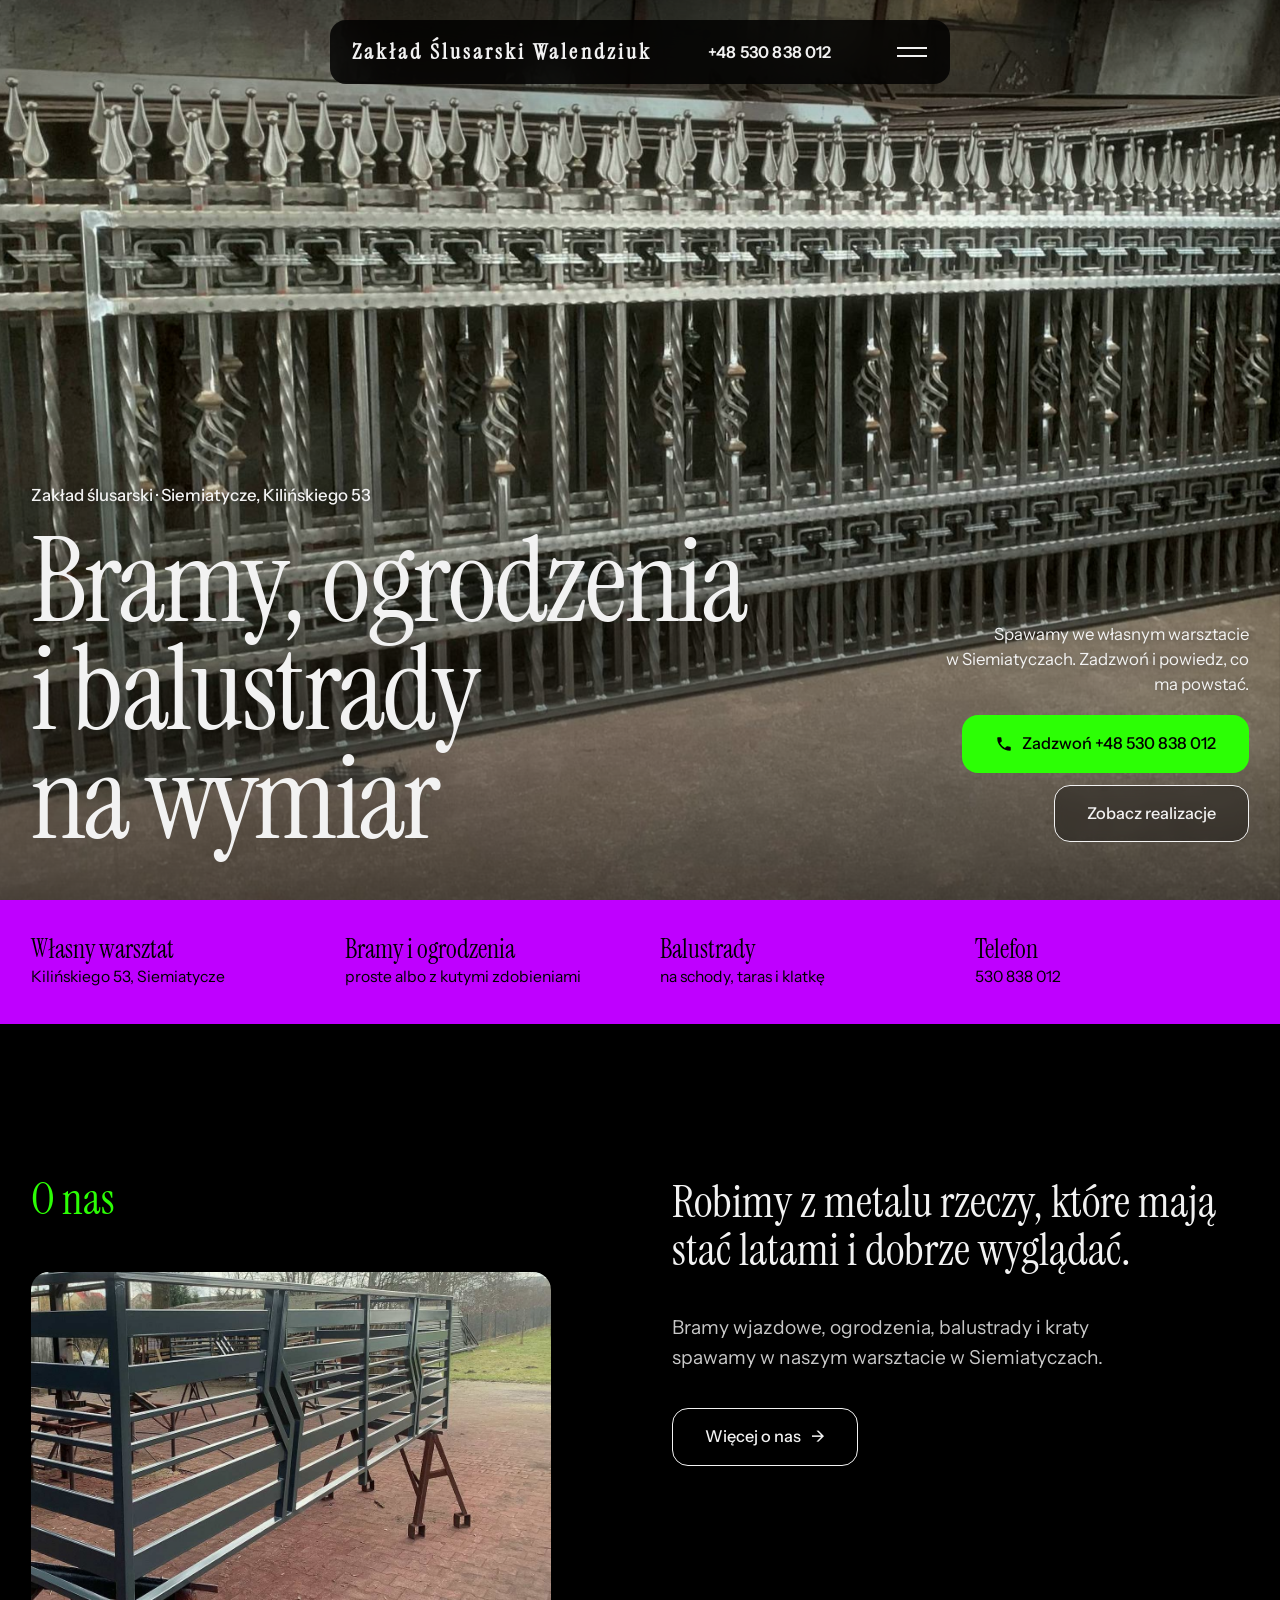
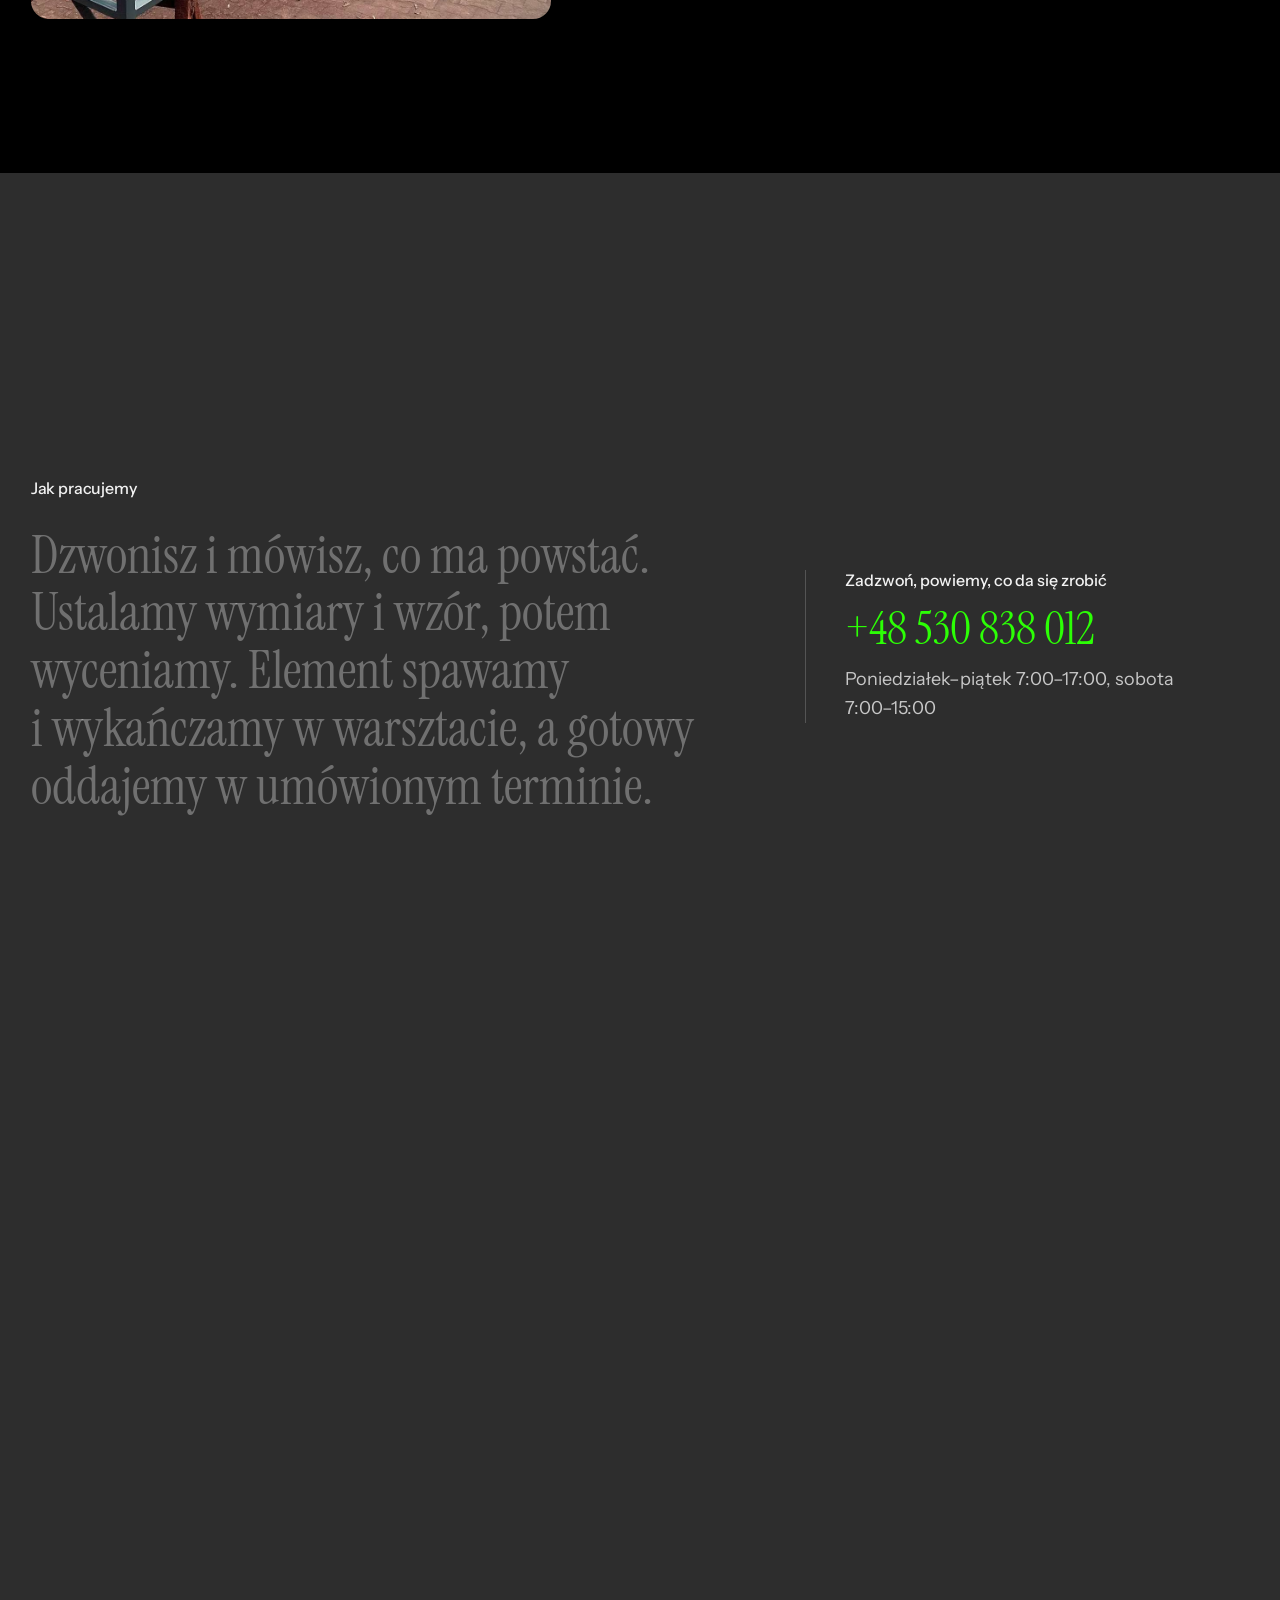
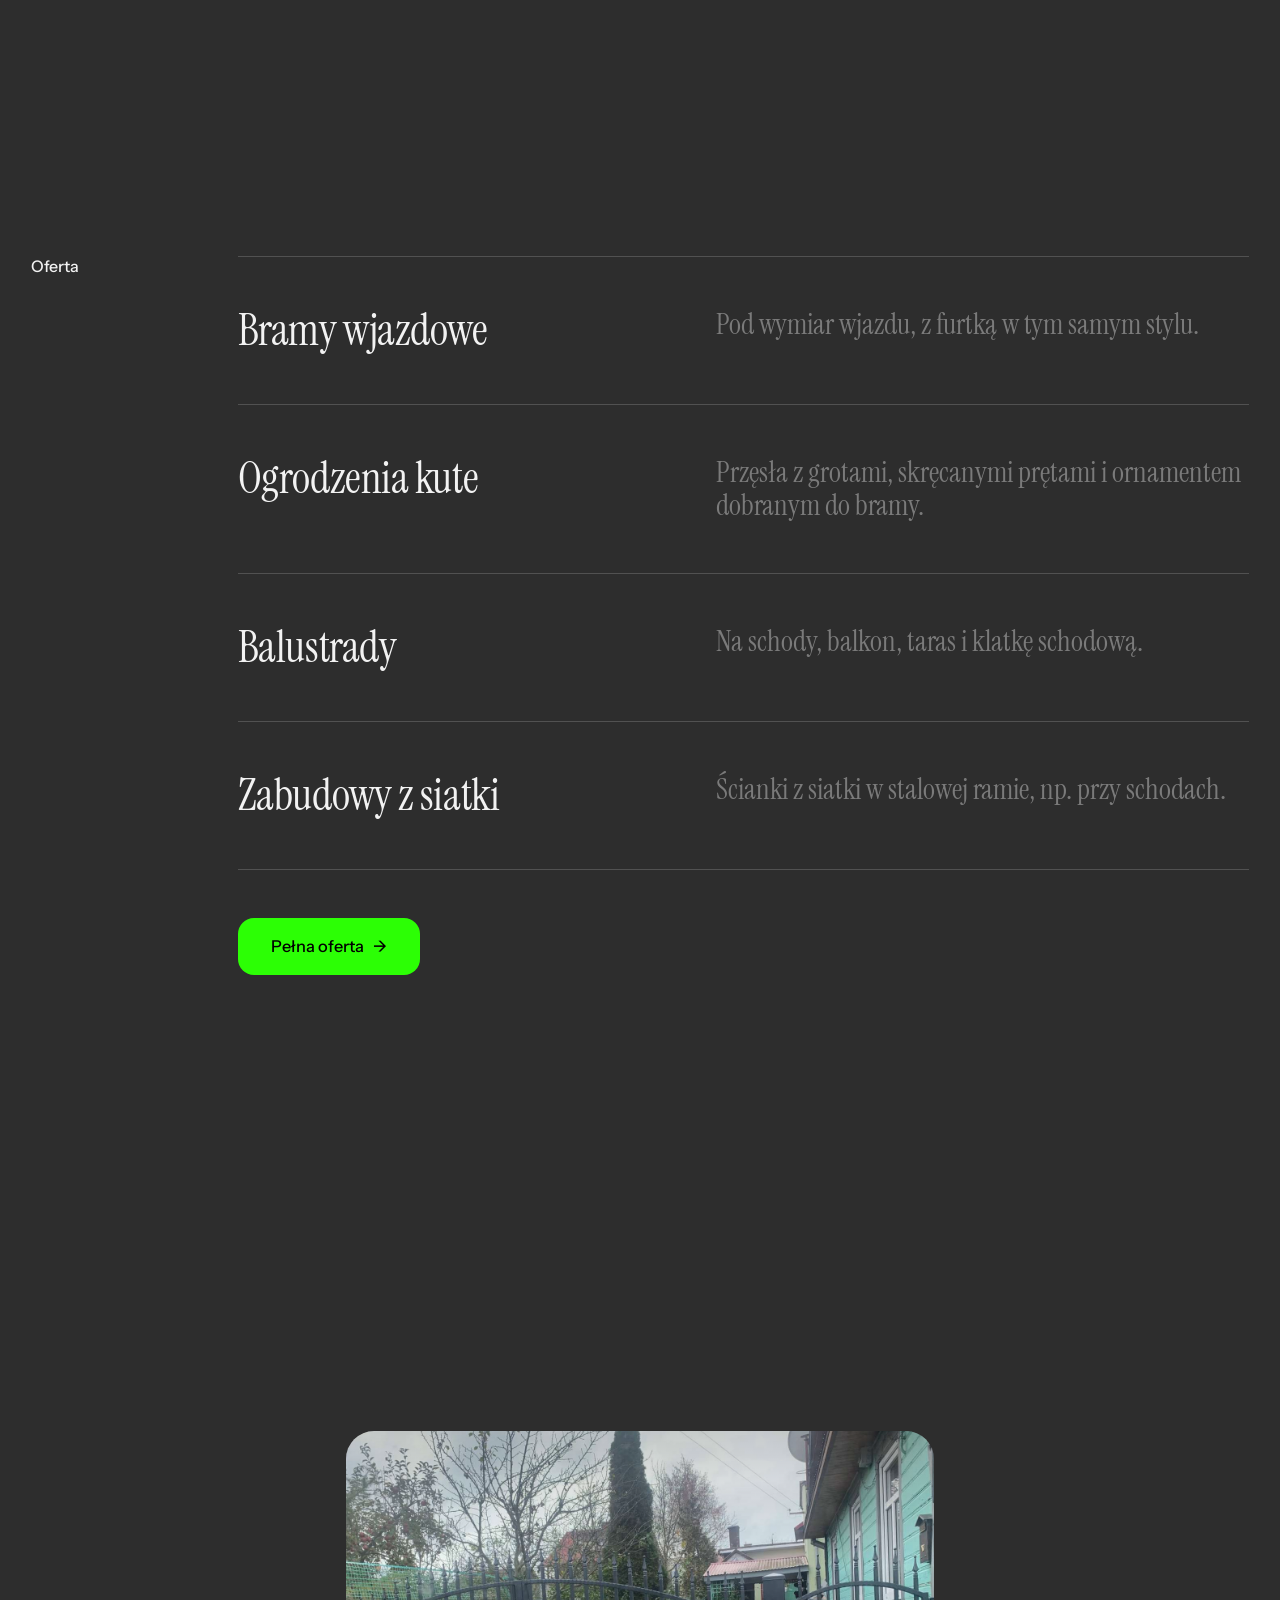
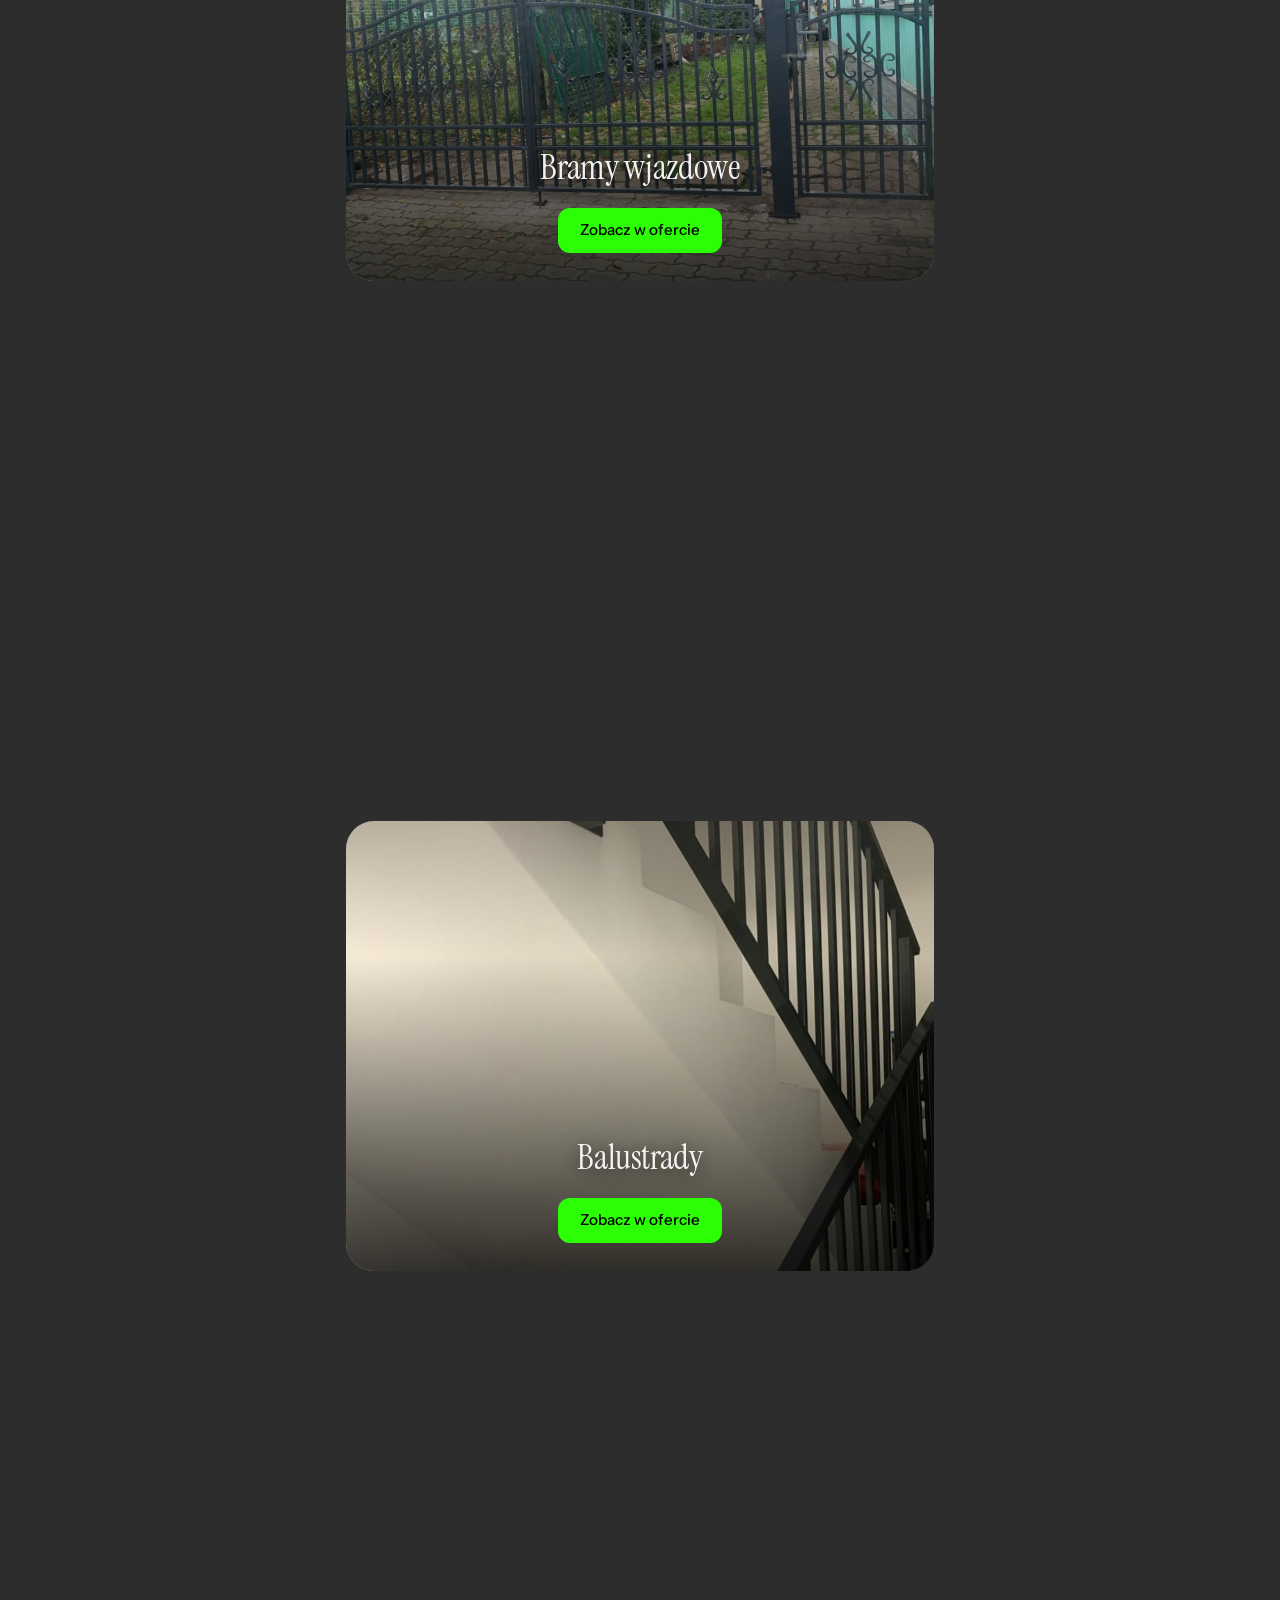
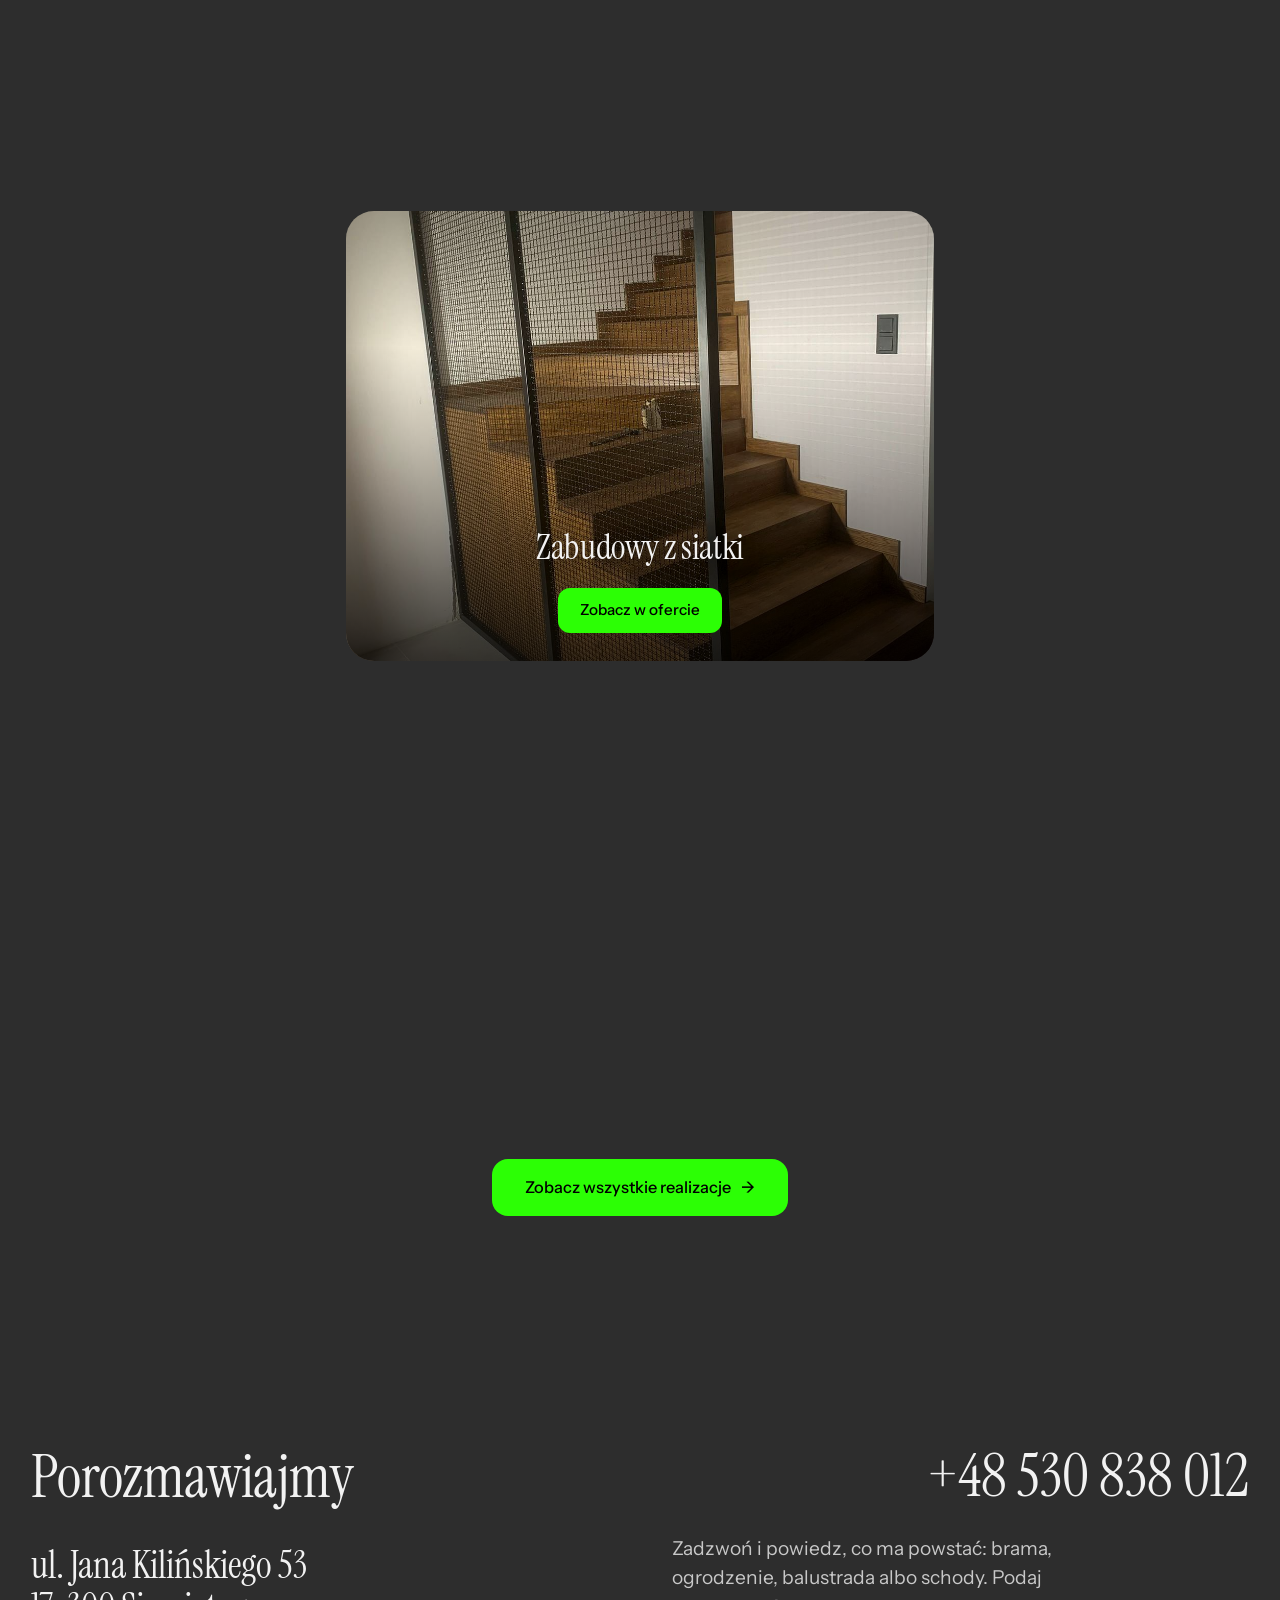
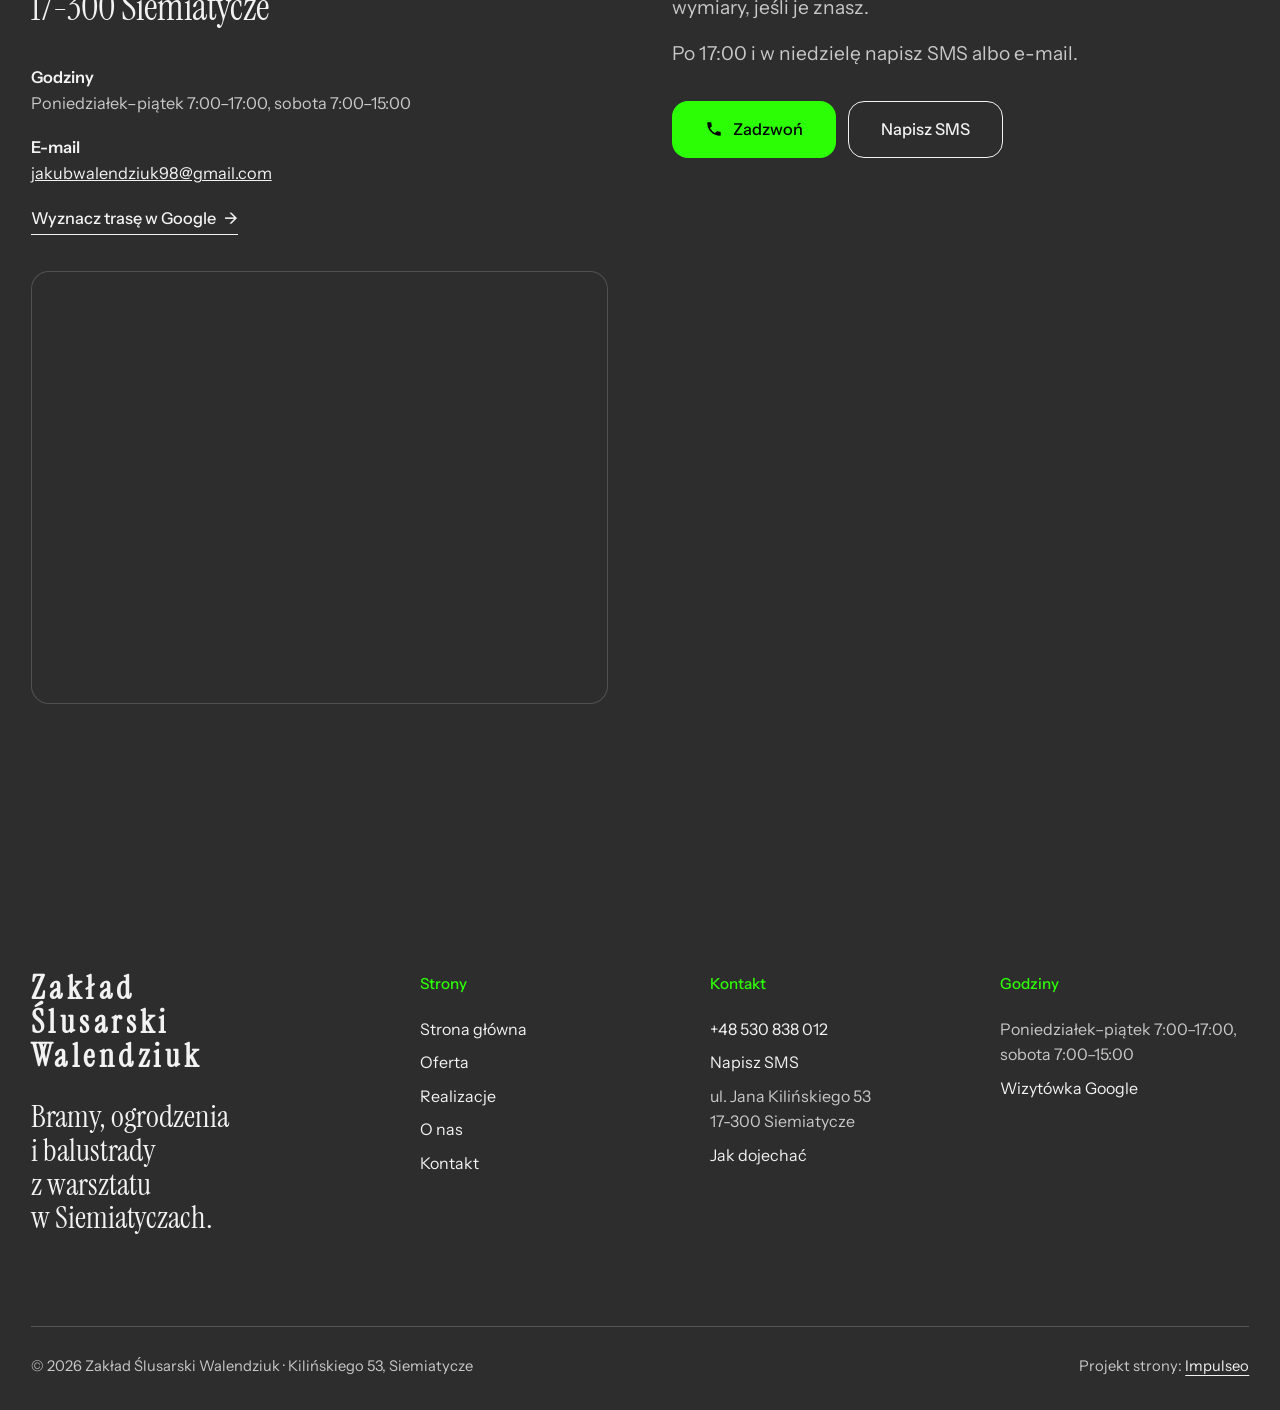
<file: index.html>
<!DOCTYPE html>
<html lang="pl">
<head>
<meta charset="UTF-8">
<meta name="viewport" content="width=device-width, initial-scale=1.0">
<title>Bramy, ogrodzenia kute, balustrady · Siemiatycze | Zakład Ślusarski</title>
<meta name="description" content="Zakład Ślusarski w Siemiatyczach: bramy wjazdowe, ogrodzenia kute, balustrady i schody metalowe na wymiar. Własny warsztat, Kilińskiego 53. Tel. 530 838 012.">
<link rel="canonical" href="https://impulseo-pl.github.io/zaklad-slusarski/">
<meta name="robots" content="noindex, nofollow">
<meta name="theme-color" content="#000000">
<meta property="og:type" content="website">
<meta property="og:locale" content="pl_PL">
<meta property="og:site_name" content="Zakład Ślusarski Walendziuk">
<meta property="og:title" content="Bramy, ogrodzenia kute, balustrady · Siemiatycze | Zakład Ślusarski">
<meta property="og:description" content="Zakład Ślusarski w Siemiatyczach: bramy wjazdowe, ogrodzenia kute, balustrady i schody metalowe na wymiar. Własny warsztat, Kilińskiego 53. Tel. 530 838 012.">
<meta property="og:url" content="https://impulseo-pl.github.io/zaklad-slusarski/">
<meta property="og:image" content="https://impulseo-pl.github.io/zaklad-slusarski/img/og.jpg">
<meta property="og:image:width" content="1200">
<meta property="og:image:height" content="630">
<meta name="twitter:card" content="summary_large_image">

<script type="application/ld+json">{"@context": "https://schema.org", "@type": "HomeAndConstructionBusiness", "name": "Walendziuk Monika. Zakład Ślusarski", "url": "https://impulseo-pl.github.io/zaklad-slusarski/", "telephone": "+48530838012", "email": "jakubwalendziuk98@gmail.com", "image": "https://impulseo-pl.github.io/zaklad-slusarski/img/og.jpg", "address": {"@type": "PostalAddress", "streetAddress": "Jana Kilińskiego 53", "postalCode": "17-300", "addressLocality": "Siemiatycze", "addressRegion": "podlaskie", "addressCountry": "PL"}, "openingHoursSpecification": [{"@type": "OpeningHoursSpecification", "dayOfWeek": ["Monday", "Tuesday", "Wednesday", "Thursday", "Friday"], "opens": "07:00", "closes": "17:00"}, {"@type": "OpeningHoursSpecification", "dayOfWeek": ["Saturday"], "opens": "07:00", "closes": "15:00"}], "sameAs": ["https://www.google.com/maps/place/Walendziuk+Monika.+Zak%C5%82ad+%C5%9Alusarski/@52.4281018,22.8546427,17z"]}</script>
<script>document.documentElement.classList.add('js')</script>
<link rel="preload" as="image" href="img/about.jpg" fetchpriority="high">
<link rel="preconnect" href="https://fonts.googleapis.com">
<link rel="preconnect" href="https://fonts.gstatic.com" crossorigin>
<link href="https://fonts.googleapis.com/css2?family=Instrument+Sans:wght@400..600&family=Instrument+Serif&display=swap" rel="stylesheet">
<link rel="stylesheet" href="assets/styles.css?v=20261118b">
<style>:root{--bone:#F2F2F2;--bone-hi:#2D2D2D;--cacao:#000000;--bordeaux:#2D2D2D;--carmine:#2CFF05;--brass:#2CFF05;--ink:#F2F2F2;--ink-2:#C8C8C8;--on-dark:#F2F2F2;--on-dark-2:#C8C8C8;--line:rgba(242,242,242,.18);--line-dark:rgba(242,242,242,.2)}body,.bone{background:#000;color:#F2F2F2}.btn-main{color:#000}.btn-main:hover{background:#BF00FF;color:#000}.card:hover .btn{background:#BF00FF;color:#000}.btn-brass{color:#000}.btn-brass:hover{background:#BF00FF;color:#000}.btn-line:hover{background:#2CFF05;border-color:#2CFF05;color:#000}.dark .btn-line:hover{color:#000}.label-serif{color:#2CFF05}.svc-row p{color:#C8C8C8}.svc-row:hover h3{color:#2CFF05}.bone .rows-list dd,.bone .rows-list p{color:#C8C8C8}.contact h2{color:#F2F2F2}.link{color:#2CFF05}#oferta,.phead.bone,.sec.bone#kontakt{background:#2D2D2D}.cards{background:#2D2D2D}.cards .cards-foot .btn{background:#2CFF05;color:#000}.card{background:#2D2D2D}.card h3{color:#F2F2F2;text-shadow:0 2px 18px rgba(0,0,0,.7)}.facts{background:#BF00FF}.facts li,.facts b,.facts p,.facts a{color:#000!important}.facts li{border-color:rgba(0,0,0,.25)!important}.foot{background:#2D2D2D}.opinie-mini{background:#000;border-top:1px solid rgba(242,242,242,.14)}.form input,.form textarea{background:#000;color:#F2F2F2}.form input:focus,.form textarea:focus{background:#000}.hero-img{object-position:50% 45%}.pill-logo{width:auto}.pill-logo .word,.foot-logo .word{font-family:var(--f-serif)}.pill-logo .word{white-space:nowrap}.pill-logo .word{font-size:1.35rem}.foot-logo{width:auto}.foot-logo .word{font-size:2rem;line-height:1.05;display:block;max-width:12ch}.pill{background:rgba(0,0,0,.82)}.pill.solid{background:rgba(0,0,0,.95)}.lb{background:rgba(0,0,0,.95)}.card::after{background:linear-gradient(180deg,rgba(0,0,0,.2) 0%,rgba(0,0,0,0) 30%,rgba(0,0,0,.75) 100%)}.btn-on-photo{background:rgba(0,0,0,.35)}.js .reveal-text .w{color:rgba(242,242,242,.34)}.form input::placeholder,.form textarea::placeholder{color:rgba(242,242,242,.6)}.hero-cap,.card-cap,.phead-img .poglad{background:rgba(0,0,0,.6)}@media (max-width:700px){.pill-logo .word{font-size:1.1rem}.callbar{background:#000}}</style>
<script src="assets/lenis.min.js?v=1.1.20" defer></script>
<script src="assets/main.js?v=20261118b" defer></script>
</head>
<body>
<a class="skip" href="#tresc">Przejdź do treści</a>
<header class="pill">
  <a class="pill-logo" href="index.html" aria-label="Zakład Ślusarski Walendziuk - strona główna"><span class="word">Zakład Ślusarski Walendziuk</span></a>
  <a class="pill-phone" href="tel:+48530838012">+48 530 838 012</a>
  <button class="burger" type="button" aria-expanded="false" aria-controls="menu" aria-label="Otwórz menu"><i></i><i></i></button>
</header>
<div class="menu" id="menu" aria-hidden="true">
  <div class="menu-grid">
    <nav class="menu-links" aria-label="Menu główne">
      <a href="index.html" aria-current="page">Strona główna</a>
      <a href="oferta.html">Oferta</a>
      <a href="realizacje.html">Realizacje</a>
      <a href="o-nas.html">O nas</a>
      <a href="kontakt.html">Kontakt</a>
    </nav>
    <div class="menu-side">
      <div><b>Telefon</b><a href="tel:+48530838012">+48 530 838 012</a></div>
      <div><b>Warsztat</b>Kilińskiego 53, Siemiatycze</div>
      <div><b>Godziny</b>Poniedziałek–piątek 7:00–17:00, sobota 7:00–15:00</div>
    </div>
  </div>
</div>
<main id="tresc">
<section class="hero">
  <img class="hero-img" src="img/about.jpg" width="1600" height="1181" alt="Przęsła ogrodzenia kutego z&nbsp;grotami i&nbsp;skręcanymi prętami w&nbsp;hali warsztatu" fetchpriority="high">
  <div class="hero-in">
    <div>
      <p class="hero-kicker">Zakład ślusarski · Siemiatycze, Kilińskiego 53</p>
      <h1>Bramy, ogrodzenia i&nbsp;balustrady na wymiar</h1>
    </div>
    <div class="hero-side">
      <p>Spawamy we własnym warsztacie w&nbsp;Siemiatyczach. Zadzwoń i&nbsp;powiedz, co ma powstać.</p>
      <div class="btn-row">
        <a class="btn btn-main hero-call" href="tel:+48530838012"><svg class="ico" viewBox="0 0 24 24" fill="none" aria-hidden="true"><path d="M6.6 10.8a15.5 15.5 0 0 0 6.6 6.6l2.2-2.2a1 1 0 0 1 1-.24 11.4 11.4 0 0 0 3.6.58 1 1 0 0 1 1 1V20a1 1 0 0 1-1 1A17 17 0 0 1 3 4a1 1 0 0 1 1-1h3.5a1 1 0 0 1 1 1c0 1.25.2 2.45.57 3.57a1 1 0 0 1-.25 1L6.6 10.8Z" fill="currentColor"/></svg>Zadzwoń +48 530 838 012</a>
        <a class="btn btn-line btn-on-photo" href="realizacje.html">Zobacz realizacje</a>
      </div>
    </div>
  </div>
</section>

<section class="facts cacao dark" aria-label="Najważniejsze informacje">
  <ul class="wrap facts-list">
    <li><b>Własny warsztat</b>Kilińskiego 53, Siemiatycze</li>
    <li><b>Bramy i ogrodzenia</b>proste albo z&nbsp;kutymi zdobieniami</li>
    <li><b>Balustrady</b>na schody, taras i&nbsp;klatkę</li>
    <li><b>Telefon</b>530 838 012</li>
  </ul>
</section>

<section class="sec bone" id="o-nas">
  <div class="wrap about">
    <div class="about-left up">
      <p class="label-serif">O&nbsp;nas</p><figure class="about-fig"><img src="img/g4.jpg" width="1200" height="968" alt="Pomalowana balustrada tarasowa na kozłach przed warsztatem" loading="lazy"></figure>
    </div>
    <div class="about-right up">
      <p class="statement">Robimy z&nbsp;metalu rzeczy, które mają stać latami i&nbsp;dobrze wyglądać.</p>
      <p class="lead">Bramy wjazdowe, ogrodzenia, balustrady i&nbsp;kraty spawamy w&nbsp;naszym warsztacie w&nbsp;Siemiatyczach.</p>
      <div class="btn-row"><a class="btn btn-line" href="o-nas.html">Więcej o&nbsp;nas <span aria-hidden="true">→</span></a></div>
    </div>
  </div>
</section>

<section class="reveal-sec bordeaux dark" aria-labelledby="jak">
  <div class="reveal-stick">
    <div class="reveal-main">
      <h2 class="label" id="jak">Jak pracujemy</h2>
      <p class="reveal-text">Dzwonisz i&nbsp;mówisz, co ma powstać. Ustalamy wymiary i&nbsp;wzór, potem wyceniamy. Element spawamy i&nbsp;wykańczamy w&nbsp;warsztacie, a&nbsp;gotowy oddajemy w&nbsp;umówionym terminie.</p>
    </div>
    <aside class="reveal-aside">
      <p class="label">Zadzwoń, powiemy, co da się zrobić</p>
      <a class="reveal-phone" href="tel:+48530838012">+48 530 838 012</a>
      <p>Poniedziałek–piątek 7:00–17:00, sobota 7:00–15:00</p>
    </aside>
  </div>
</section>

<section class="sec bone" id="oferta">
  <div class="wrap svc">
    <h2 class="label">Oferta</h2>
    <div>
      <div class="svc-list">
      <a class="svc-row" href="oferta.html#bramy"><h3>Bramy wjazdowe</h3><p>Pod wymiar wjazdu, z&nbsp;furtką w&nbsp;tym samym stylu.</p></a>
      <a class="svc-row" href="oferta.html#ogrodzenia"><h3>Ogrodzenia kute</h3><p>Przęsła z&nbsp;grotami, skręcanymi prętami i&nbsp;ornamentem dobranym do bramy.</p></a>
      <a class="svc-row" href="oferta.html#balustrady"><h3>Balustrady</h3><p>Na schody, balkon, taras i&nbsp;klatkę schodową.</p></a>
      <a class="svc-row" href="oferta.html#zabudowy"><h3>Zabudowy z&nbsp;siatki</h3><p>Ścianki z&nbsp;siatki w&nbsp;stalowej ramie, np. przy schodach.</p></a>
      </div>
      <div class="svc-foot"><a class="btn btn-main" href="oferta.html">Pełna oferta <span aria-hidden="true">→</span></a></div>
    </div>
  </div>
</section>

<section class="cards cacao dark" aria-label="Realizacje">
  <div class="card-wrap"><div class="card-stick">
    <a class="card" href="oferta.html#bramy"><img src="img/g1.jpg" width="1600" height="1156" alt="Grafitowa brama dwuskrzydłowa z&nbsp;furtką i&nbsp;kutym ornamentem" decoding="async"><span class="card-in"><h3>Bramy wjazdowe</h3><span class="btn btn-main btn-sm">Zobacz w&nbsp;ofercie</span></span></a>
  </div></div>
  <div class="card-wrap"><div class="card-stick">
    <a class="card" href="oferta.html#balustrady"><img src="img/g3.jpg" width="880" height="1170" alt="Grafitowa balustrada na klatce schodowej" loading="lazy" decoding="async"><span class="card-in"><h3>Balustrady</h3><span class="btn btn-main btn-sm">Zobacz w&nbsp;ofercie</span></span></a>
  </div></div>
  <div class="card-wrap"><div class="card-stick">
    <a class="card" href="oferta.html#zabudowy"><img src="img/g5.jpg" width="1200" height="1600" alt="Schody z&nbsp;drewnianymi stopniami za ścianką z&nbsp;siatki w&nbsp;czarnej ramie" loading="lazy" decoding="async"><span class="card-in"><h3>Zabudowy z&nbsp;siatki</h3><span class="btn btn-main btn-sm">Zobacz w&nbsp;ofercie</span></span></a>
  </div></div>
  <div class="wrap cards-foot"><a class="btn btn-brass" href="realizacje.html">Zobacz wszystkie realizacje <span aria-hidden="true">→</span></a></div>
</section>




<section class="sec bone" id="kontakt">
  <div class="wrap contact">
    <div class="up">
      <h2>Porozmawiajmy</h2>
      <p class="big-addr">ul. Jana Kilińskiego 53<br>17-300 Siemiatycze</p>
      <div class="contact-meta">
        <p><b>Godziny</b>Poniedziałek–piątek 7:00–17:00, sobota 7:00–15:00</p>
        <p><b>E-mail</b><a href="mailto:jakubwalendziuk98@gmail.com">jakubwalendziuk98@gmail.com</a></p>
        <p><a class="link" href="https://www.google.com/maps/place/Walendziuk+Monika.+Zak%C5%82ad+%C5%9Alusarski/@52.4281018,22.8546427,17z" target="_blank" rel="noopener">Wyznacz trasę w&nbsp;Google <span aria-hidden="true">→</span></a></p>
      </div>
      <div class="map"><iframe src="https://maps.google.com/maps?q=Zak%C5%82ad%20%C5%9Alusarski%2C%20Kili%C5%84skiego%2053%2C%2017-300%20Siemiatycze&z=15&output=embed" title="Mapa dojazdu, Kilińskiego 53, Siemiatycze" loading="lazy" referrerpolicy="no-referrer-when-downgrade"></iframe></div>
    </div>
    <div class="contact-right up" id="formularz">
      <a class="big-phone" href="tel:+48530838012">+48 530 838 012</a>
      <p class="lead">Zadzwoń i&nbsp;powiedz, co ma powstać: brama, ogrodzenie, balustrada albo schody. Podaj wymiary, jeśli je znasz.</p>
      <p class="lead" style="margin-top:16px">Po 17:00 i&nbsp;w&nbsp;niedzielę napisz SMS albo e-mail.</p>
      <div class="contact-cta">
        <a class="btn btn-main" href="tel:+48530838012"><svg class="ico" viewBox="0 0 24 24" fill="none" aria-hidden="true"><path d="M6.6 10.8a15.5 15.5 0 0 0 6.6 6.6l2.2-2.2a1 1 0 0 1 1-.24 11.4 11.4 0 0 0 3.6.58 1 1 0 0 1 1 1V20a1 1 0 0 1-1 1A17 17 0 0 1 3 4a1 1 0 0 1 1-1h3.5a1 1 0 0 1 1 1c0 1.25.2 2.45.57 3.57a1 1 0 0 1-.25 1L6.6 10.8Z" fill="currentColor"/></svg>Zadzwoń</a>
        <a class="btn btn-line" href="sms:+48530838012?body=Dzie%C5%84%20dobry%2C%20pytam%20o%3A%20%28brama%2Fogrodzenie%2Fbalustrada%2Fschody%29.%20Wymiary%3A%20...">Napisz SMS</a>
      </div>
    </div>
  </div>
</section>
</main>
<footer class="foot dark">
  <div class="wrap">
    <div class="foot-top">
      <div>
        <a class="foot-logo" href="index.html" aria-label="Zakład Ślusarski Walendziuk - strona główna"><span class="word">Zakład Ślusarski Walendziuk</span></a>
        <p class="foot-claim">Bramy, ogrodzenia i&nbsp;balustrady z&nbsp;warsztatu w&nbsp;Siemiatyczach.</p>
      </div>
      <div><h4>Strony</h4><ul><li><a href="index.html">Strona główna</a></li><li><a href="oferta.html">Oferta</a></li><li><a href="realizacje.html">Realizacje</a></li><li><a href="o-nas.html">O nas</a></li><li><a href="kontakt.html">Kontakt</a></li></ul></div>
      <div><h4>Kontakt</h4><ul>
        <li><a href="tel:+48530838012">+48 530 838 012</a></li><li><a href="sms:+48530838012?body=Dzie%C5%84%20dobry%2C%20pytam%20o%3A%20%28brama%2Fogrodzenie%2Fbalustrada%2Fschody%29.%20Wymiary%3A%20...">Napisz SMS</a></li><li>ul. Jana Kilińskiego 53<br>17-300 Siemiatycze</li><li><a href="https://www.google.com/maps/place/Walendziuk+Monika.+Zak%C5%82ad+%C5%9Alusarski/@52.4281018,22.8546427,17z" target="_blank" rel="noopener">Jak dojechać</a></li>
      </ul></div>
      <div><h4>Godziny</h4><ul>
        <li>Poniedziałek–piątek 7:00–17:00, sobota 7:00–15:00</li><li><a href="https://www.google.com/maps/place/Walendziuk+Monika.+Zak%C5%82ad+%C5%9Alusarski/@52.4281018,22.8546427,17z" target="_blank" rel="noopener">Wizytówka Google</a></li>
      </ul></div>
    </div>
    <div class="foot-bottom">
      <span>© 2026 Zakład Ślusarski Walendziuk · Kilińskiego 53, Siemiatycze</span>
      <span>Projekt strony: <a href="https://impulseo.pl" target="_blank" rel="noopener">Impulseo</a></span>
    </div>
  </div>
</footer>
<div class="callbar">
  <a class="btn btn-main" href="tel:+48530838012"><svg class="ico" viewBox="0 0 24 24" fill="none" aria-hidden="true"><path d="M6.6 10.8a15.5 15.5 0 0 0 6.6 6.6l2.2-2.2a1 1 0 0 1 1-.24 11.4 11.4 0 0 0 3.6.58 1 1 0 0 1 1 1V20a1 1 0 0 1-1 1A17 17 0 0 1 3 4a1 1 0 0 1 1-1h3.5a1 1 0 0 1 1 1c0 1.25.2 2.45.57 3.57a1 1 0 0 1-.25 1L6.6 10.8Z" fill="currentColor"/></svg>Zadzwoń</a>
  <a class="btn btn-line" href="sms:+48530838012?body=Dzie%C5%84%20dobry%2C%20pytam%20o%3A%20%28brama%2Fogrodzenie%2Fbalustrada%2Fschody%29.%20Wymiary%3A%20...">Napisz SMS</a>
</div>
</body>
</html>
</file>
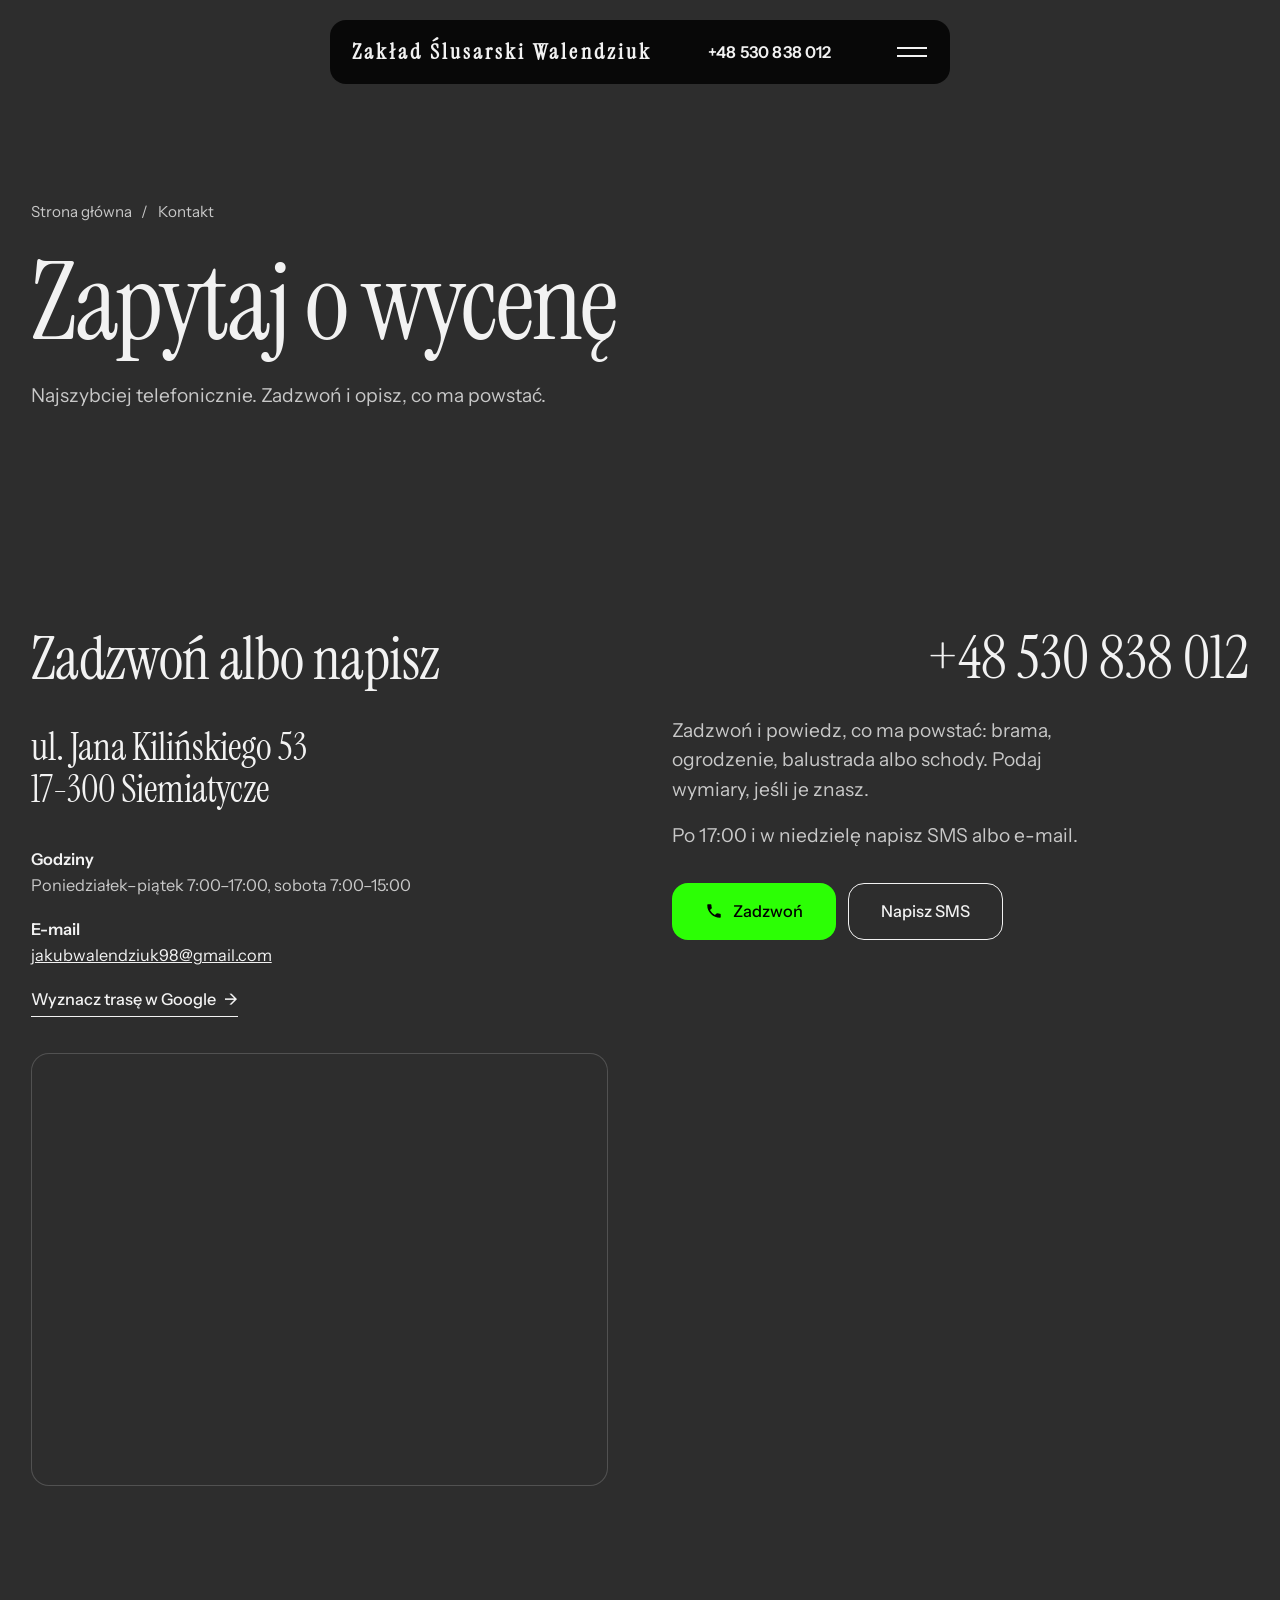
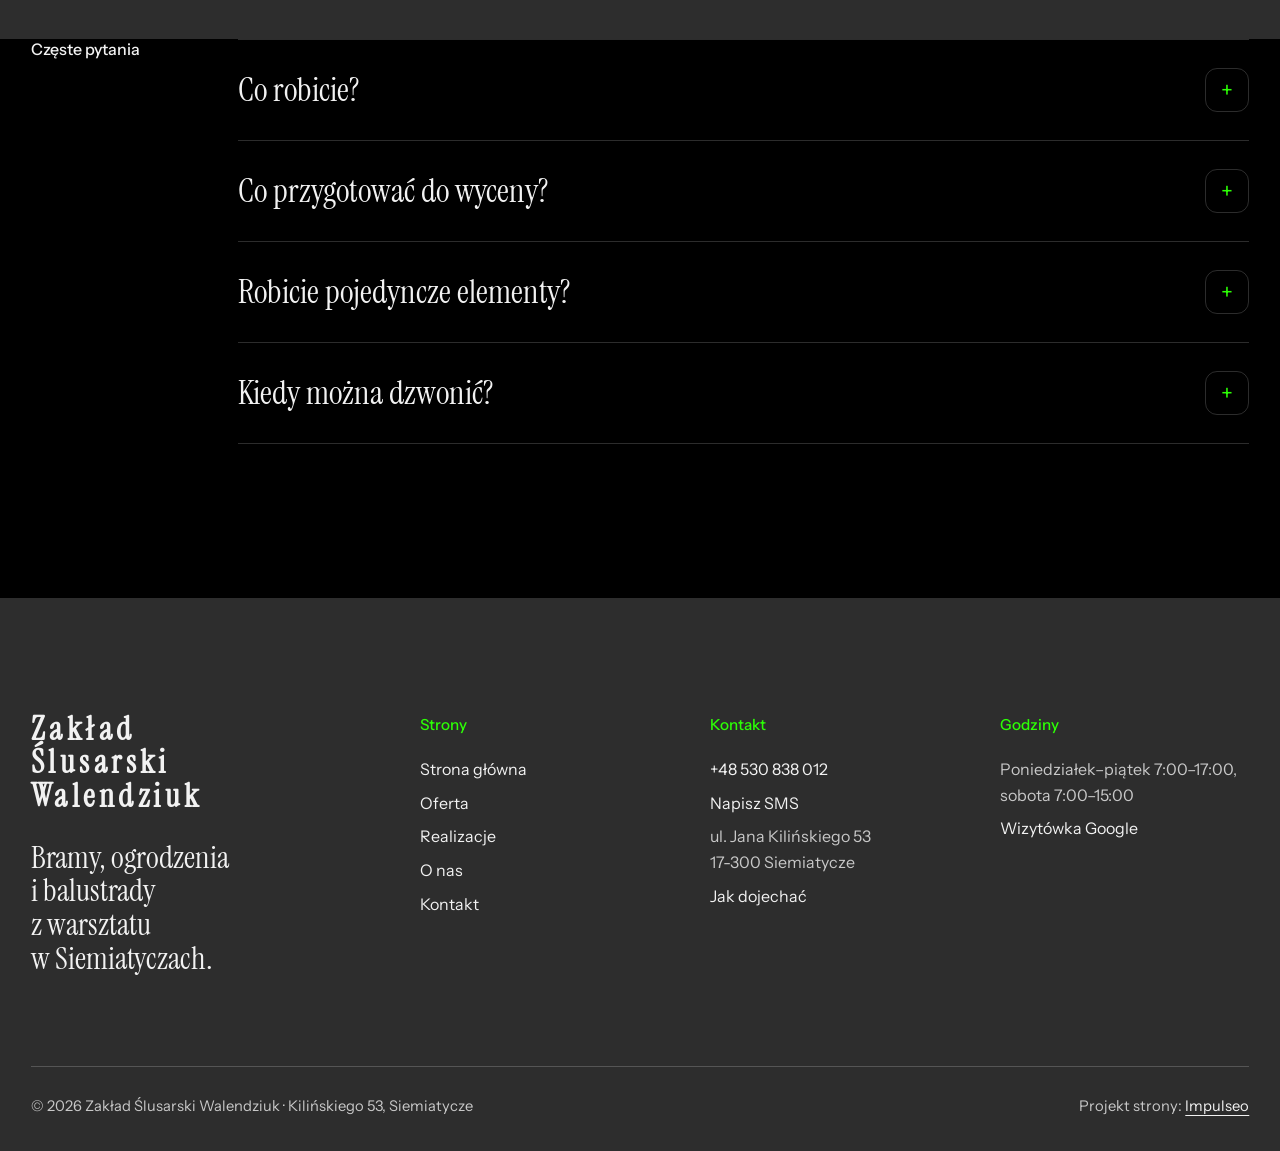
<file: kontakt.html>
<!DOCTYPE html>
<html lang="pl">
<head>
<meta charset="UTF-8">
<meta name="viewport" content="width=device-width, initial-scale=1.0">
<title>Kontakt · Zakład Ślusarski, Kilińskiego 53, Siemiatycze</title>
<meta name="description" content="Kontakt: Zakład Ślusarski, ul. Jana Kilińskiego 53, 17-300 Siemiatycze, tel. 530 838 012. Pn–pt 7:00–17:00, sob 7:00–15:00.">
<link rel="canonical" href="https://impulseo-pl.github.io/zaklad-slusarski/kontakt.html">
<meta name="robots" content="noindex, nofollow">
<meta name="theme-color" content="#000000">
<meta property="og:type" content="website">
<meta property="og:locale" content="pl_PL">
<meta property="og:site_name" content="Zakład Ślusarski Walendziuk">
<meta property="og:title" content="Kontakt · Zakład Ślusarski, Kilińskiego 53, Siemiatycze">
<meta property="og:description" content="Kontakt: Zakład Ślusarski, ul. Jana Kilińskiego 53, 17-300 Siemiatycze, tel. 530 838 012. Pn–pt 7:00–17:00, sob 7:00–15:00.">
<meta property="og:url" content="https://impulseo-pl.github.io/zaklad-slusarski/kontakt.html">
<meta property="og:image" content="https://impulseo-pl.github.io/zaklad-slusarski/img/og.jpg">
<meta property="og:image:width" content="1200">
<meta property="og:image:height" content="630">
<meta name="twitter:card" content="summary_large_image">

<script type="application/ld+json">{"@context": "https://schema.org", "@type": "HomeAndConstructionBusiness", "name": "Walendziuk Monika. Zakład Ślusarski", "url": "https://impulseo-pl.github.io/zaklad-slusarski/", "telephone": "+48530838012", "email": "jakubwalendziuk98@gmail.com", "image": "https://impulseo-pl.github.io/zaklad-slusarski/img/og.jpg", "address": {"@type": "PostalAddress", "streetAddress": "Jana Kilińskiego 53", "postalCode": "17-300", "addressLocality": "Siemiatycze", "addressRegion": "podlaskie", "addressCountry": "PL"}, "openingHoursSpecification": [{"@type": "OpeningHoursSpecification", "dayOfWeek": ["Monday", "Tuesday", "Wednesday", "Thursday", "Friday"], "opens": "07:00", "closes": "17:00"}, {"@type": "OpeningHoursSpecification", "dayOfWeek": ["Saturday"], "opens": "07:00", "closes": "15:00"}], "sameAs": ["https://www.google.com/maps/place/Walendziuk+Monika.+Zak%C5%82ad+%C5%9Alusarski/@52.4281018,22.8546427,17z"]}</script>
<script>document.documentElement.classList.add('js')</script>
<link rel="preconnect" href="https://fonts.googleapis.com">
<link rel="preconnect" href="https://fonts.gstatic.com" crossorigin>
<link href="https://fonts.googleapis.com/css2?family=Instrument+Sans:wght@400..600&family=Instrument+Serif&display=swap" rel="stylesheet">
<link rel="stylesheet" href="assets/styles.css?v=20261118b">
<style>:root{--bone:#F2F2F2;--bone-hi:#2D2D2D;--cacao:#000000;--bordeaux:#2D2D2D;--carmine:#2CFF05;--brass:#2CFF05;--ink:#F2F2F2;--ink-2:#C8C8C8;--on-dark:#F2F2F2;--on-dark-2:#C8C8C8;--line:rgba(242,242,242,.18);--line-dark:rgba(242,242,242,.2)}body,.bone{background:#000;color:#F2F2F2}.btn-main{color:#000}.btn-main:hover{background:#BF00FF;color:#000}.card:hover .btn{background:#BF00FF;color:#000}.btn-brass{color:#000}.btn-brass:hover{background:#BF00FF;color:#000}.btn-line:hover{background:#2CFF05;border-color:#2CFF05;color:#000}.dark .btn-line:hover{color:#000}.label-serif{color:#2CFF05}.svc-row p{color:#C8C8C8}.svc-row:hover h3{color:#2CFF05}.bone .rows-list dd,.bone .rows-list p{color:#C8C8C8}.contact h2{color:#F2F2F2}.link{color:#2CFF05}#oferta,.phead.bone,.sec.bone#kontakt{background:#2D2D2D}.cards{background:#2D2D2D}.cards .cards-foot .btn{background:#2CFF05;color:#000}.card{background:#2D2D2D}.card h3{color:#F2F2F2;text-shadow:0 2px 18px rgba(0,0,0,.7)}.facts{background:#BF00FF}.facts li,.facts b,.facts p,.facts a{color:#000!important}.facts li{border-color:rgba(0,0,0,.25)!important}.foot{background:#2D2D2D}.opinie-mini{background:#000;border-top:1px solid rgba(242,242,242,.14)}.form input,.form textarea{background:#000;color:#F2F2F2}.form input:focus,.form textarea:focus{background:#000}.hero-img{object-position:50% 45%}.pill-logo{width:auto}.pill-logo .word,.foot-logo .word{font-family:var(--f-serif)}.pill-logo .word{white-space:nowrap}.pill-logo .word{font-size:1.35rem}.foot-logo{width:auto}.foot-logo .word{font-size:2rem;line-height:1.05;display:block;max-width:12ch}.pill{background:rgba(0,0,0,.82)}.pill.solid{background:rgba(0,0,0,.95)}.lb{background:rgba(0,0,0,.95)}.card::after{background:linear-gradient(180deg,rgba(0,0,0,.2) 0%,rgba(0,0,0,0) 30%,rgba(0,0,0,.75) 100%)}.btn-on-photo{background:rgba(0,0,0,.35)}.js .reveal-text .w{color:rgba(242,242,242,.34)}.form input::placeholder,.form textarea::placeholder{color:rgba(242,242,242,.6)}.hero-cap,.card-cap,.phead-img .poglad{background:rgba(0,0,0,.6)}@media (max-width:700px){.pill-logo .word{font-size:1.1rem}.callbar{background:#000}}</style>
<script src="assets/lenis.min.js?v=1.1.20" defer></script>
<script src="assets/main.js?v=20261118b" defer></script>
</head>
<body>
<a class="skip" href="#tresc">Przejdź do treści</a>
<header class="pill">
  <a class="pill-logo" href="index.html" aria-label="Zakład Ślusarski Walendziuk - strona główna"><span class="word">Zakład Ślusarski Walendziuk</span></a>
  <a class="pill-phone" href="tel:+48530838012">+48 530 838 012</a>
  <button class="burger" type="button" aria-expanded="false" aria-controls="menu" aria-label="Otwórz menu"><i></i><i></i></button>
</header>
<div class="menu" id="menu" aria-hidden="true">
  <div class="menu-grid">
    <nav class="menu-links" aria-label="Menu główne">
      <a href="index.html">Strona główna</a>
      <a href="oferta.html">Oferta</a>
      <a href="realizacje.html">Realizacje</a>
      <a href="o-nas.html">O nas</a>
      <a href="kontakt.html" aria-current="page">Kontakt</a>
    </nav>
    <div class="menu-side">
      <div><b>Telefon</b><a href="tel:+48530838012">+48 530 838 012</a></div>
      <div><b>Warsztat</b>Kilińskiego 53, Siemiatycze</div>
      <div><b>Godziny</b>Poniedziałek–piątek 7:00–17:00, sobota 7:00–15:00</div>
    </div>
  </div>
</div>
<main id="tresc">
<section class="phead bone">
  <div class="wrap">
    <nav class="crumbs" aria-label="Okruszki"><a href="index.html">Strona główna</a><span aria-hidden="true">/</span><span aria-current="page">Kontakt</span></nav>
    <h1>Zapytaj o&nbsp;wycenę</h1>
    <p class="lead">Najszybciej telefonicznie. Zadzwoń i&nbsp;opisz, co ma powstać.</p>
  </div>
</section>
<section class="sec bone" id="kontakt">
  <div class="wrap contact">
    <div class="up">
      <h2>Zadzwoń albo napisz</h2>
      <p class="big-addr">ul. Jana Kilińskiego 53<br>17-300 Siemiatycze</p>
      <div class="contact-meta">
        <p><b>Godziny</b>Poniedziałek–piątek 7:00–17:00, sobota 7:00–15:00</p>
        <p><b>E-mail</b><a href="mailto:jakubwalendziuk98@gmail.com">jakubwalendziuk98@gmail.com</a></p>
        <p><a class="link" href="https://www.google.com/maps/place/Walendziuk+Monika.+Zak%C5%82ad+%C5%9Alusarski/@52.4281018,22.8546427,17z" target="_blank" rel="noopener">Wyznacz trasę w&nbsp;Google <span aria-hidden="true">→</span></a></p>
      </div>
      <div class="map"><iframe src="https://maps.google.com/maps?q=Zak%C5%82ad%20%C5%9Alusarski%2C%20Kili%C5%84skiego%2053%2C%2017-300%20Siemiatycze&z=15&output=embed" title="Mapa dojazdu, Kilińskiego 53, Siemiatycze" loading="lazy" referrerpolicy="no-referrer-when-downgrade"></iframe></div>
    </div>
    <div class="contact-right up" id="formularz">
      <a class="big-phone" href="tel:+48530838012">+48 530 838 012</a>
      <p class="lead">Zadzwoń i&nbsp;powiedz, co ma powstać: brama, ogrodzenie, balustrada albo schody. Podaj wymiary, jeśli je znasz.</p>
      <p class="lead" style="margin-top:16px">Po 17:00 i&nbsp;w&nbsp;niedzielę napisz SMS albo e-mail.</p>
      <div class="contact-cta">
        <a class="btn btn-main" href="tel:+48530838012"><svg class="ico" viewBox="0 0 24 24" fill="none" aria-hidden="true"><path d="M6.6 10.8a15.5 15.5 0 0 0 6.6 6.6l2.2-2.2a1 1 0 0 1 1-.24 11.4 11.4 0 0 0 3.6.58 1 1 0 0 1 1 1V20a1 1 0 0 1-1 1A17 17 0 0 1 3 4a1 1 0 0 1 1-1h3.5a1 1 0 0 1 1 1c0 1.25.2 2.45.57 3.57a1 1 0 0 1-.25 1L6.6 10.8Z" fill="currentColor"/></svg>Zadzwoń</a>
        <a class="btn btn-line" href="sms:+48530838012?body=Dzie%C5%84%20dobry%2C%20pytam%20o%3A%20%28brama%2Fogrodzenie%2Fbalustrada%2Fschody%29.%20Wymiary%3A%20...">Napisz SMS</a>
      </div>
    </div>
  </div>
</section>
<section class="sec bone" style="padding-top:0">
  <div class="wrap faq">
    <h2 class="label">Częste pytania</h2>
    <div>
      <details><summary>Co robicie?</summary><p>Bramy wjazdowe i&nbsp;furtki, ogrodzenia kute, balustrady, kraty, zabudowy z&nbsp;siatki i&nbsp;pojedyncze elementy na zamówienie.</p></details>
      <details><summary>Co przygotować do wyceny?</summary><p>Wymiary wjazdu, schodów albo odcinka ogrodzenia i&nbsp;zdjęcie miejsca. Jeśli masz wzór, który Ci się podoba, wyślij go SMS-em.</p></details>
      <details><summary>Robicie pojedyncze elementy?</summary><p>Tak, spawamy na zamówienie także jedną rzecz.</p></details>
      <details><summary>Kiedy można dzwonić?</summary><p>Poniedziałek–piątek 7:00–17:00, sobota 7:00–15:00. Po tych godzinach napisz SMS albo e-mail.</p></details>
    </div>
  </div>
</section>
</main>
<footer class="foot dark">
  <div class="wrap">
    <div class="foot-top">
      <div>
        <a class="foot-logo" href="index.html" aria-label="Zakład Ślusarski Walendziuk - strona główna"><span class="word">Zakład Ślusarski Walendziuk</span></a>
        <p class="foot-claim">Bramy, ogrodzenia i&nbsp;balustrady z&nbsp;warsztatu w&nbsp;Siemiatyczach.</p>
      </div>
      <div><h4>Strony</h4><ul><li><a href="index.html">Strona główna</a></li><li><a href="oferta.html">Oferta</a></li><li><a href="realizacje.html">Realizacje</a></li><li><a href="o-nas.html">O nas</a></li><li><a href="kontakt.html">Kontakt</a></li></ul></div>
      <div><h4>Kontakt</h4><ul>
        <li><a href="tel:+48530838012">+48 530 838 012</a></li><li><a href="sms:+48530838012?body=Dzie%C5%84%20dobry%2C%20pytam%20o%3A%20%28brama%2Fogrodzenie%2Fbalustrada%2Fschody%29.%20Wymiary%3A%20...">Napisz SMS</a></li><li>ul. Jana Kilińskiego 53<br>17-300 Siemiatycze</li><li><a href="https://www.google.com/maps/place/Walendziuk+Monika.+Zak%C5%82ad+%C5%9Alusarski/@52.4281018,22.8546427,17z" target="_blank" rel="noopener">Jak dojechać</a></li>
      </ul></div>
      <div><h4>Godziny</h4><ul>
        <li>Poniedziałek–piątek 7:00–17:00, sobota 7:00–15:00</li><li><a href="https://www.google.com/maps/place/Walendziuk+Monika.+Zak%C5%82ad+%C5%9Alusarski/@52.4281018,22.8546427,17z" target="_blank" rel="noopener">Wizytówka Google</a></li>
      </ul></div>
    </div>
    <div class="foot-bottom">
      <span>© 2026 Zakład Ślusarski Walendziuk · Kilińskiego 53, Siemiatycze</span>
      <span>Projekt strony: <a href="https://impulseo.pl" target="_blank" rel="noopener">Impulseo</a></span>
    </div>
  </div>
</footer>
<div class="callbar">
  <a class="btn btn-main" href="tel:+48530838012"><svg class="ico" viewBox="0 0 24 24" fill="none" aria-hidden="true"><path d="M6.6 10.8a15.5 15.5 0 0 0 6.6 6.6l2.2-2.2a1 1 0 0 1 1-.24 11.4 11.4 0 0 0 3.6.58 1 1 0 0 1 1 1V20a1 1 0 0 1-1 1A17 17 0 0 1 3 4a1 1 0 0 1 1-1h3.5a1 1 0 0 1 1 1c0 1.25.2 2.45.57 3.57a1 1 0 0 1-.25 1L6.6 10.8Z" fill="currentColor"/></svg>Zadzwoń</a>
  <a class="btn btn-line" href="sms:+48530838012?body=Dzie%C5%84%20dobry%2C%20pytam%20o%3A%20%28brama%2Fogrodzenie%2Fbalustrada%2Fschody%29.%20Wymiary%3A%20...">Napisz SMS</a>
</div>
</body>
</html>
</file>
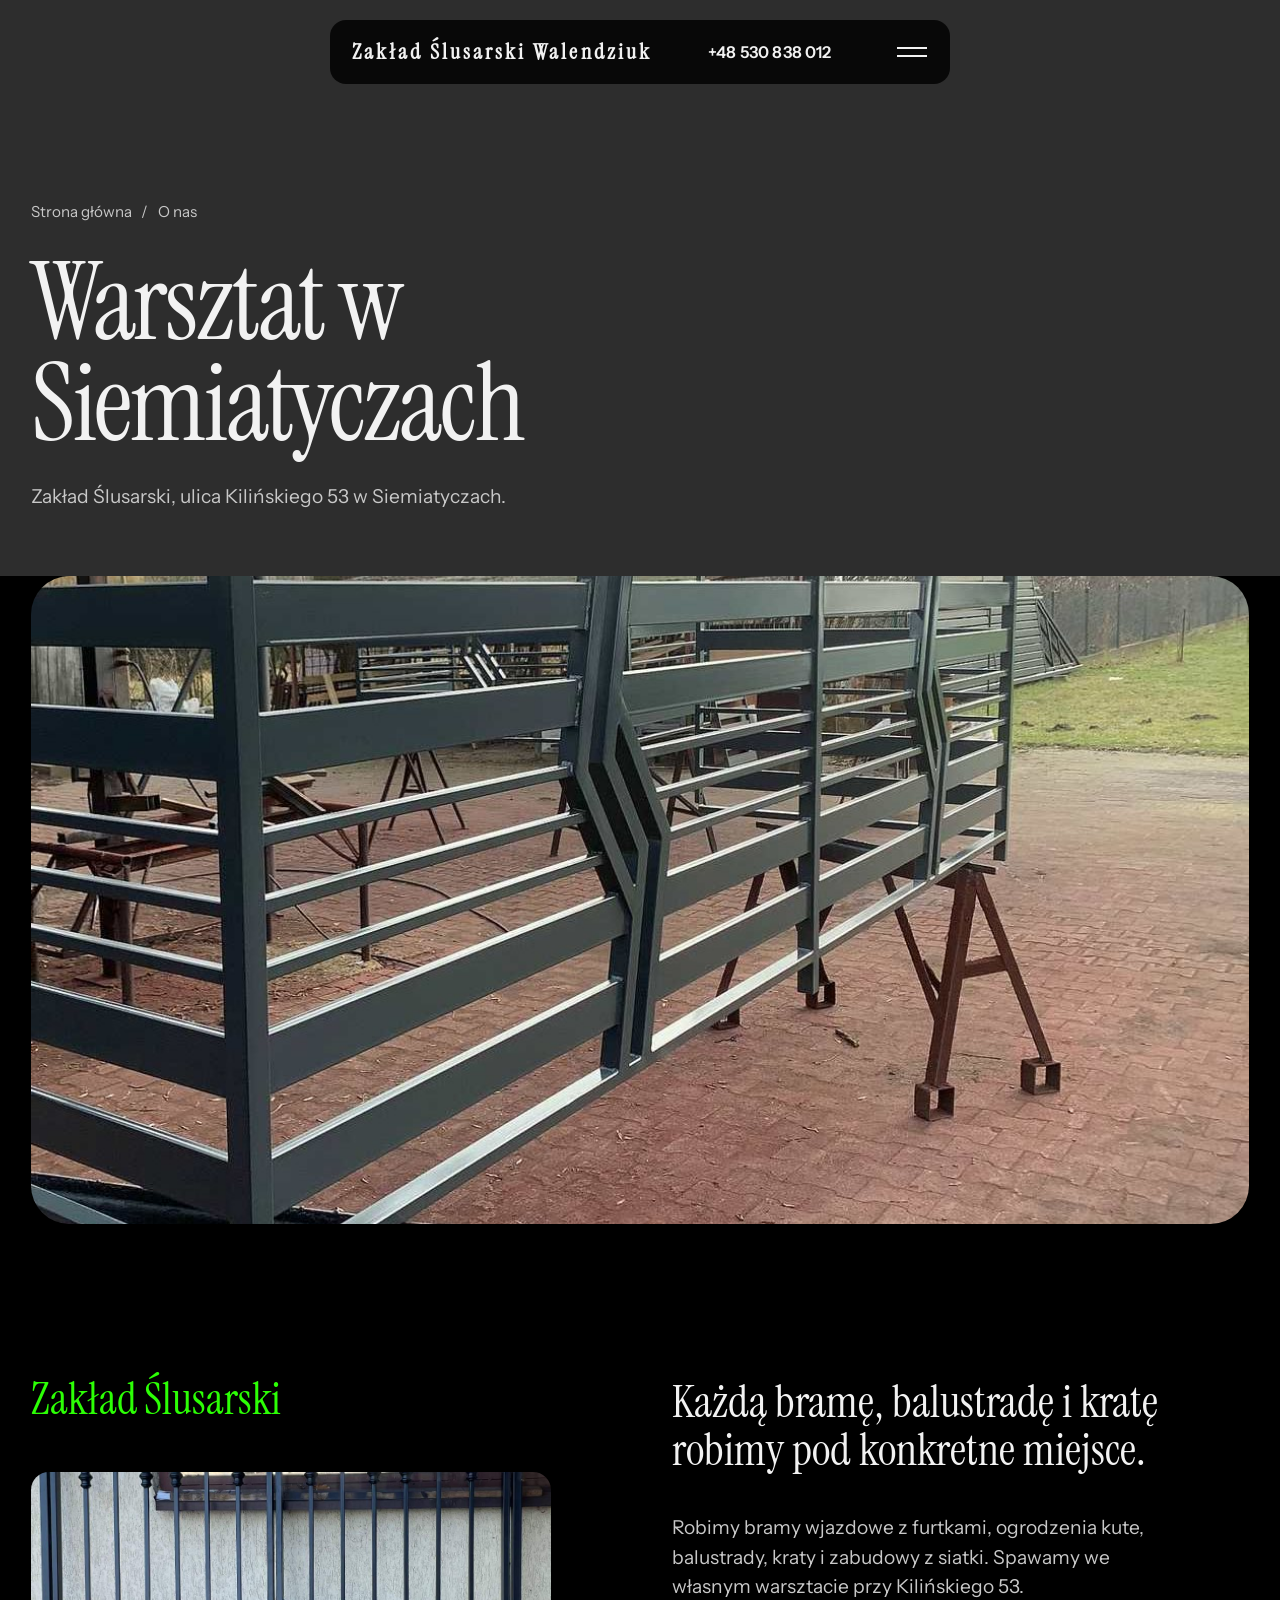
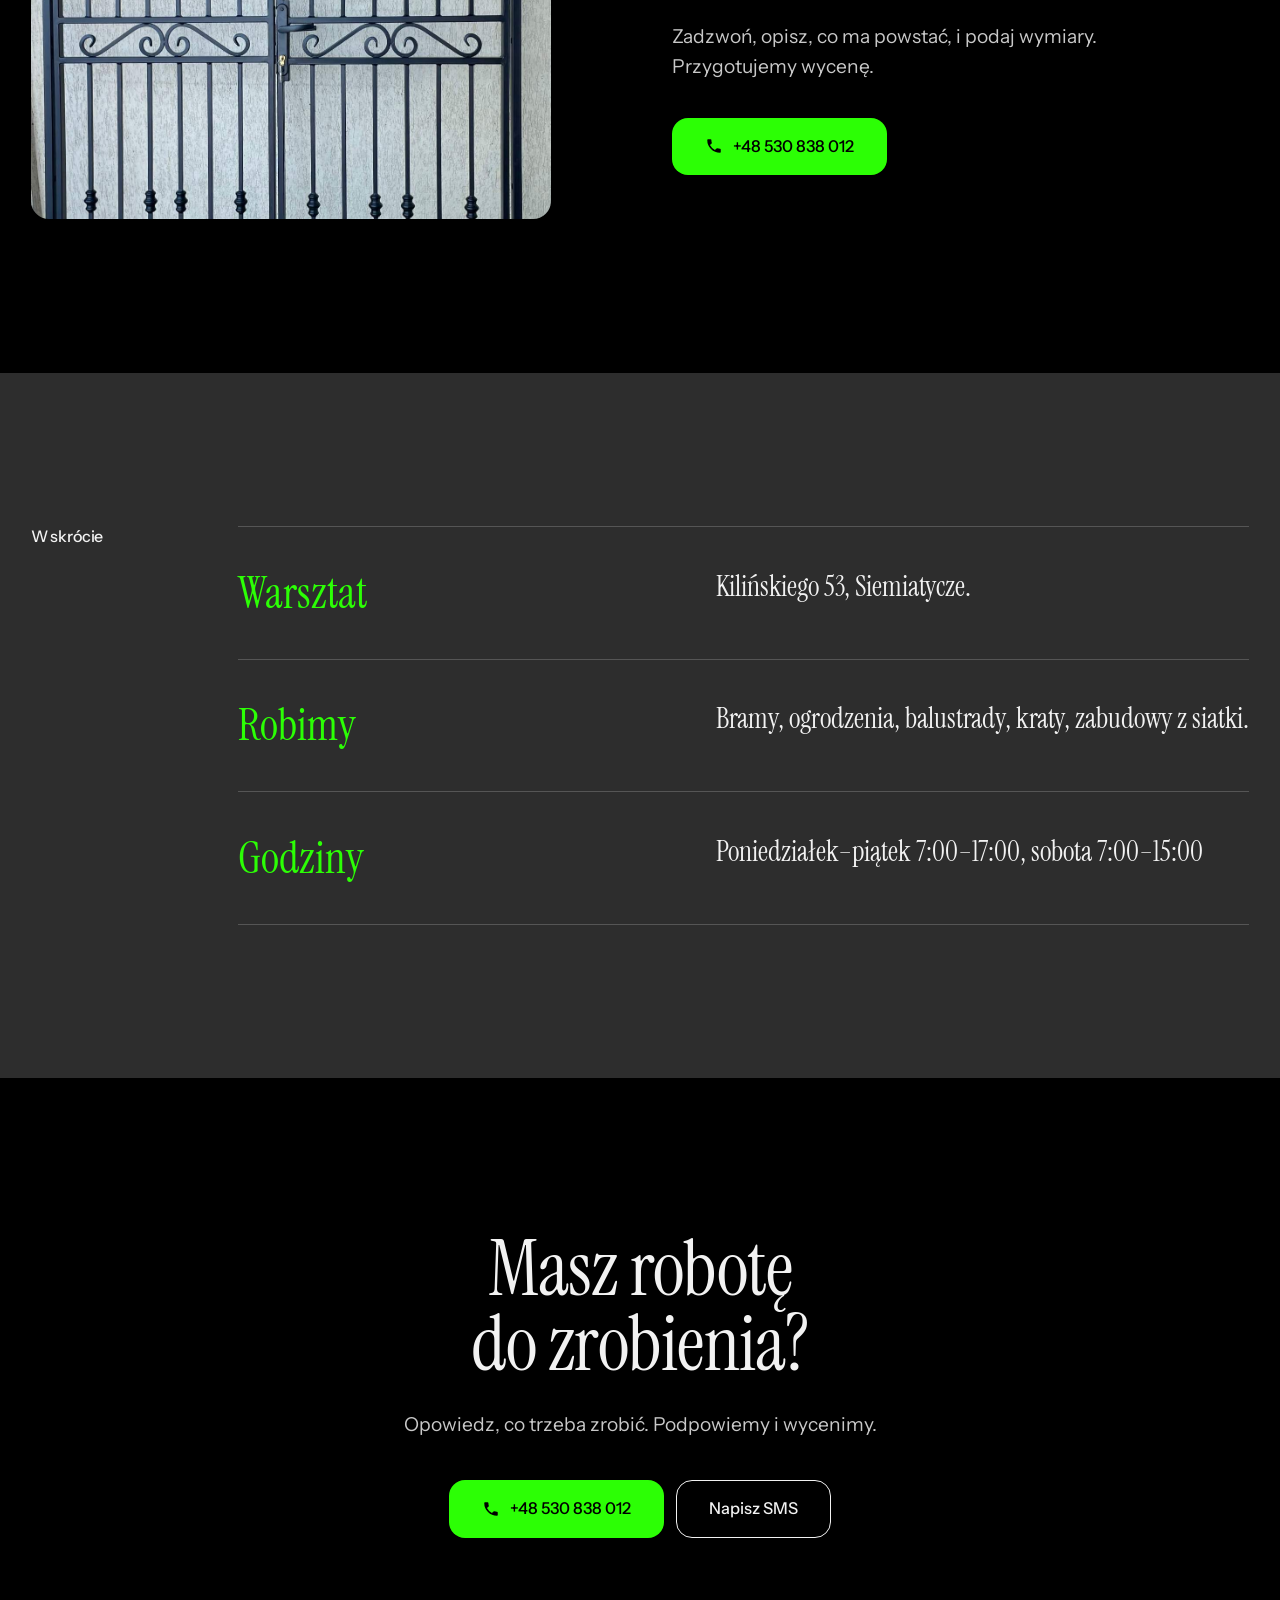
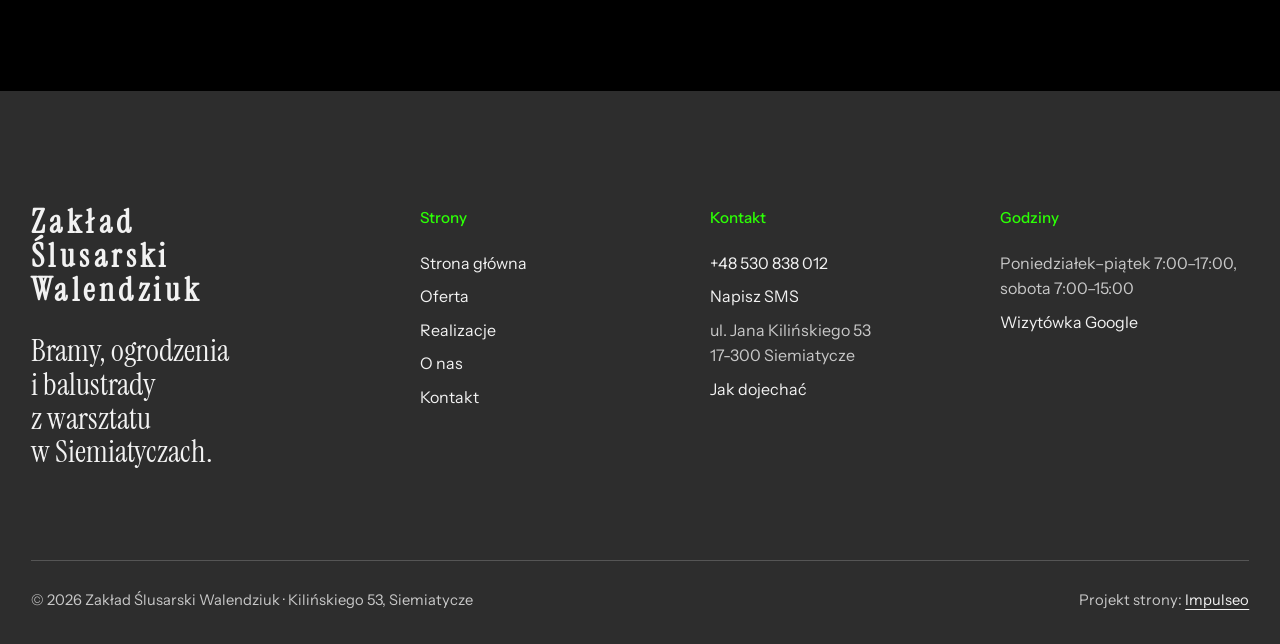
<file: o-nas.html>
<!DOCTYPE html>
<html lang="pl">
<head>
<meta charset="UTF-8">
<meta name="viewport" content="width=device-width, initial-scale=1.0">
<title>O nas · Zakład Ślusarski, Kilińskiego 53, Siemiatycze</title>
<meta name="description" content="Zakład Ślusarski w Siemiatyczach: bramy wjazdowe, ogrodzenia kute, balustrady i kraty z własnego warsztatu.">
<link rel="canonical" href="https://impulseo-pl.github.io/zaklad-slusarski/o-nas.html">
<meta name="robots" content="noindex, nofollow">
<meta name="theme-color" content="#000000">
<meta property="og:type" content="website">
<meta property="og:locale" content="pl_PL">
<meta property="og:site_name" content="Zakład Ślusarski Walendziuk">
<meta property="og:title" content="O nas · Zakład Ślusarski, Kilińskiego 53, Siemiatycze">
<meta property="og:description" content="Zakład Ślusarski w Siemiatyczach: bramy wjazdowe, ogrodzenia kute, balustrady i kraty z własnego warsztatu.">
<meta property="og:url" content="https://impulseo-pl.github.io/zaklad-slusarski/o-nas.html">
<meta property="og:image" content="https://impulseo-pl.github.io/zaklad-slusarski/img/og.jpg">
<meta property="og:image:width" content="1200">
<meta property="og:image:height" content="630">
<meta name="twitter:card" content="summary_large_image">

<script>document.documentElement.classList.add('js')</script>
<link rel="preconnect" href="https://fonts.googleapis.com">
<link rel="preconnect" href="https://fonts.gstatic.com" crossorigin>
<link href="https://fonts.googleapis.com/css2?family=Instrument+Sans:wght@400..600&family=Instrument+Serif&display=swap" rel="stylesheet">
<link rel="stylesheet" href="assets/styles.css?v=20261118b">
<style>:root{--bone:#F2F2F2;--bone-hi:#2D2D2D;--cacao:#000000;--bordeaux:#2D2D2D;--carmine:#2CFF05;--brass:#2CFF05;--ink:#F2F2F2;--ink-2:#C8C8C8;--on-dark:#F2F2F2;--on-dark-2:#C8C8C8;--line:rgba(242,242,242,.18);--line-dark:rgba(242,242,242,.2)}body,.bone{background:#000;color:#F2F2F2}.btn-main{color:#000}.btn-main:hover{background:#BF00FF;color:#000}.card:hover .btn{background:#BF00FF;color:#000}.btn-brass{color:#000}.btn-brass:hover{background:#BF00FF;color:#000}.btn-line:hover{background:#2CFF05;border-color:#2CFF05;color:#000}.dark .btn-line:hover{color:#000}.label-serif{color:#2CFF05}.svc-row p{color:#C8C8C8}.svc-row:hover h3{color:#2CFF05}.bone .rows-list dd,.bone .rows-list p{color:#C8C8C8}.contact h2{color:#F2F2F2}.link{color:#2CFF05}#oferta,.phead.bone,.sec.bone#kontakt{background:#2D2D2D}.cards{background:#2D2D2D}.cards .cards-foot .btn{background:#2CFF05;color:#000}.card{background:#2D2D2D}.card h3{color:#F2F2F2;text-shadow:0 2px 18px rgba(0,0,0,.7)}.facts{background:#BF00FF}.facts li,.facts b,.facts p,.facts a{color:#000!important}.facts li{border-color:rgba(0,0,0,.25)!important}.foot{background:#2D2D2D}.opinie-mini{background:#000;border-top:1px solid rgba(242,242,242,.14)}.form input,.form textarea{background:#000;color:#F2F2F2}.form input:focus,.form textarea:focus{background:#000}.hero-img{object-position:50% 45%}.pill-logo{width:auto}.pill-logo .word,.foot-logo .word{font-family:var(--f-serif)}.pill-logo .word{white-space:nowrap}.pill-logo .word{font-size:1.35rem}.foot-logo{width:auto}.foot-logo .word{font-size:2rem;line-height:1.05;display:block;max-width:12ch}.pill{background:rgba(0,0,0,.82)}.pill.solid{background:rgba(0,0,0,.95)}.lb{background:rgba(0,0,0,.95)}.card::after{background:linear-gradient(180deg,rgba(0,0,0,.2) 0%,rgba(0,0,0,0) 30%,rgba(0,0,0,.75) 100%)}.btn-on-photo{background:rgba(0,0,0,.35)}.js .reveal-text .w{color:rgba(242,242,242,.34)}.form input::placeholder,.form textarea::placeholder{color:rgba(242,242,242,.6)}.hero-cap,.card-cap,.phead-img .poglad{background:rgba(0,0,0,.6)}@media (max-width:700px){.pill-logo .word{font-size:1.1rem}.callbar{background:#000}}</style>
<script src="assets/lenis.min.js?v=1.1.20" defer></script>
<script src="assets/main.js?v=20261118b" defer></script>
</head>
<body>
<a class="skip" href="#tresc">Przejdź do treści</a>
<header class="pill">
  <a class="pill-logo" href="index.html" aria-label="Zakład Ślusarski Walendziuk - strona główna"><span class="word">Zakład Ślusarski Walendziuk</span></a>
  <a class="pill-phone" href="tel:+48530838012">+48 530 838 012</a>
  <button class="burger" type="button" aria-expanded="false" aria-controls="menu" aria-label="Otwórz menu"><i></i><i></i></button>
</header>
<div class="menu" id="menu" aria-hidden="true">
  <div class="menu-grid">
    <nav class="menu-links" aria-label="Menu główne">
      <a href="index.html">Strona główna</a>
      <a href="oferta.html">Oferta</a>
      <a href="realizacje.html">Realizacje</a>
      <a href="o-nas.html" aria-current="page">O nas</a>
      <a href="kontakt.html">Kontakt</a>
    </nav>
    <div class="menu-side">
      <div><b>Telefon</b><a href="tel:+48530838012">+48 530 838 012</a></div>
      <div><b>Warsztat</b>Kilińskiego 53, Siemiatycze</div>
      <div><b>Godziny</b>Poniedziałek–piątek 7:00–17:00, sobota 7:00–15:00</div>
    </div>
  </div>
</div>
<main id="tresc">
<section class="phead bone">
  <div class="wrap">
    <nav class="crumbs" aria-label="Okruszki"><a href="index.html">Strona główna</a><span aria-hidden="true">/</span><span aria-current="page">O nas</span></nav>
    <h1>Warsztat w Siemiatyczach</h1>
    <p class="lead">Zakład Ślusarski, ulica Kilińskiego 53 w&nbsp;Siemiatyczach.</p>
  </div>
</section>
<figure class="phead-img up" style="margin-block:0"><img src="img/g4.jpg" width="1200" height="968" alt="Plac przed warsztatem z&nbsp;gotową balustradą"></figure>
<section class="sec bone">
  <div class="wrap about">
    <div class="about-left up">
      <p class="label-serif">Zakład Ślusarski</p><figure class="about-fig"><img src="img/g2.jpg" width="1191" height="1600" alt="Krata wejściowa z&nbsp;kutymi zdobieniami" loading="lazy"></figure>
    </div>
    <div class="about-right up">
      <p class="statement">Każdą bramę, balustradę i&nbsp;kratę robimy pod konkretne miejsce.</p>
      <p class="lead">Robimy bramy wjazdowe z&nbsp;furtkami, ogrodzenia kute, balustrady, kraty i&nbsp;zabudowy z&nbsp;siatki. Spawamy we własnym warsztacie przy Kilińskiego 53.</p>
      <p class="lead" style="margin-top:20px">Zadzwoń, opisz, co ma powstać, i&nbsp;podaj wymiary. Przygotujemy wycenę.</p>
      <div class="btn-row"><a class="btn btn-main" href="tel:+48530838012"><svg class="ico" viewBox="0 0 24 24" fill="none" aria-hidden="true"><path d="M6.6 10.8a15.5 15.5 0 0 0 6.6 6.6l2.2-2.2a1 1 0 0 1 1-.24 11.4 11.4 0 0 0 3.6.58 1 1 0 0 1 1 1V20a1 1 0 0 1-1 1A17 17 0 0 1 3 4a1 1 0 0 1 1-1h3.5a1 1 0 0 1 1 1c0 1.25.2 2.45.57 3.57a1 1 0 0 1-.25 1L6.6 10.8Z" fill="currentColor"/></svg>+48 530 838 012</a></div>
    </div>
  </div>
</section>
<section class="sec bordeaux dark">
  <div class="wrap rows">
    <h2 class="label">W&nbsp;skrócie</h2>
    <dl class="rows-list" style="margin:0"><div><dt>Warsztat</dt><dd>Kilińskiego 53, Siemiatycze.</dd></div><div><dt>Robimy</dt><dd>Bramy, ogrodzenia, balustrady, kraty, zabudowy z&nbsp;siatki.</dd></div><div><dt>Godziny</dt><dd>Poniedziałek–piątek 7:00–17:00, sobota 7:00–15:00</dd></div></dl>
  </div>
</section>
<section class="sec cacao dark band">
  <div class="wrap up">
    <h2>Masz robotę do zrobienia?</h2>
    <p class="lead">Opowiedz, co trzeba zrobić. Podpowiemy i&nbsp;wycenimy.</p>
    <div class="btn-row">
      <a class="btn btn-brass" href="tel:+48530838012"><svg class="ico" viewBox="0 0 24 24" fill="none" aria-hidden="true"><path d="M6.6 10.8a15.5 15.5 0 0 0 6.6 6.6l2.2-2.2a1 1 0 0 1 1-.24 11.4 11.4 0 0 0 3.6.58 1 1 0 0 1 1 1V20a1 1 0 0 1-1 1A17 17 0 0 1 3 4a1 1 0 0 1 1-1h3.5a1 1 0 0 1 1 1c0 1.25.2 2.45.57 3.57a1 1 0 0 1-.25 1L6.6 10.8Z" fill="currentColor"/></svg>+48 530 838 012</a>
      <a class="btn btn-line" href="sms:+48530838012?body=Dzie%C5%84%20dobry%2C%20pytam%20o%3A%20%28brama%2Fogrodzenie%2Fbalustrada%2Fschody%29.%20Wymiary%3A%20...">Napisz SMS</a>
    </div>
  </div>
</section>
</main>
<footer class="foot dark">
  <div class="wrap">
    <div class="foot-top">
      <div>
        <a class="foot-logo" href="index.html" aria-label="Zakład Ślusarski Walendziuk - strona główna"><span class="word">Zakład Ślusarski Walendziuk</span></a>
        <p class="foot-claim">Bramy, ogrodzenia i&nbsp;balustrady z&nbsp;warsztatu w&nbsp;Siemiatyczach.</p>
      </div>
      <div><h4>Strony</h4><ul><li><a href="index.html">Strona główna</a></li><li><a href="oferta.html">Oferta</a></li><li><a href="realizacje.html">Realizacje</a></li><li><a href="o-nas.html">O nas</a></li><li><a href="kontakt.html">Kontakt</a></li></ul></div>
      <div><h4>Kontakt</h4><ul>
        <li><a href="tel:+48530838012">+48 530 838 012</a></li><li><a href="sms:+48530838012?body=Dzie%C5%84%20dobry%2C%20pytam%20o%3A%20%28brama%2Fogrodzenie%2Fbalustrada%2Fschody%29.%20Wymiary%3A%20...">Napisz SMS</a></li><li>ul. Jana Kilińskiego 53<br>17-300 Siemiatycze</li><li><a href="https://www.google.com/maps/place/Walendziuk+Monika.+Zak%C5%82ad+%C5%9Alusarski/@52.4281018,22.8546427,17z" target="_blank" rel="noopener">Jak dojechać</a></li>
      </ul></div>
      <div><h4>Godziny</h4><ul>
        <li>Poniedziałek–piątek 7:00–17:00, sobota 7:00–15:00</li><li><a href="https://www.google.com/maps/place/Walendziuk+Monika.+Zak%C5%82ad+%C5%9Alusarski/@52.4281018,22.8546427,17z" target="_blank" rel="noopener">Wizytówka Google</a></li>
      </ul></div>
    </div>
    <div class="foot-bottom">
      <span>© 2026 Zakład Ślusarski Walendziuk · Kilińskiego 53, Siemiatycze</span>
      <span>Projekt strony: <a href="https://impulseo.pl" target="_blank" rel="noopener">Impulseo</a></span>
    </div>
  </div>
</footer>
<div class="callbar">
  <a class="btn btn-main" href="tel:+48530838012"><svg class="ico" viewBox="0 0 24 24" fill="none" aria-hidden="true"><path d="M6.6 10.8a15.5 15.5 0 0 0 6.6 6.6l2.2-2.2a1 1 0 0 1 1-.24 11.4 11.4 0 0 0 3.6.58 1 1 0 0 1 1 1V20a1 1 0 0 1-1 1A17 17 0 0 1 3 4a1 1 0 0 1 1-1h3.5a1 1 0 0 1 1 1c0 1.25.2 2.45.57 3.57a1 1 0 0 1-.25 1L6.6 10.8Z" fill="currentColor"/></svg>Zadzwoń</a>
  <a class="btn btn-line" href="sms:+48530838012?body=Dzie%C5%84%20dobry%2C%20pytam%20o%3A%20%28brama%2Fogrodzenie%2Fbalustrada%2Fschody%29.%20Wymiary%3A%20...">Napisz SMS</a>
</div>
</body>
</html>
</file>
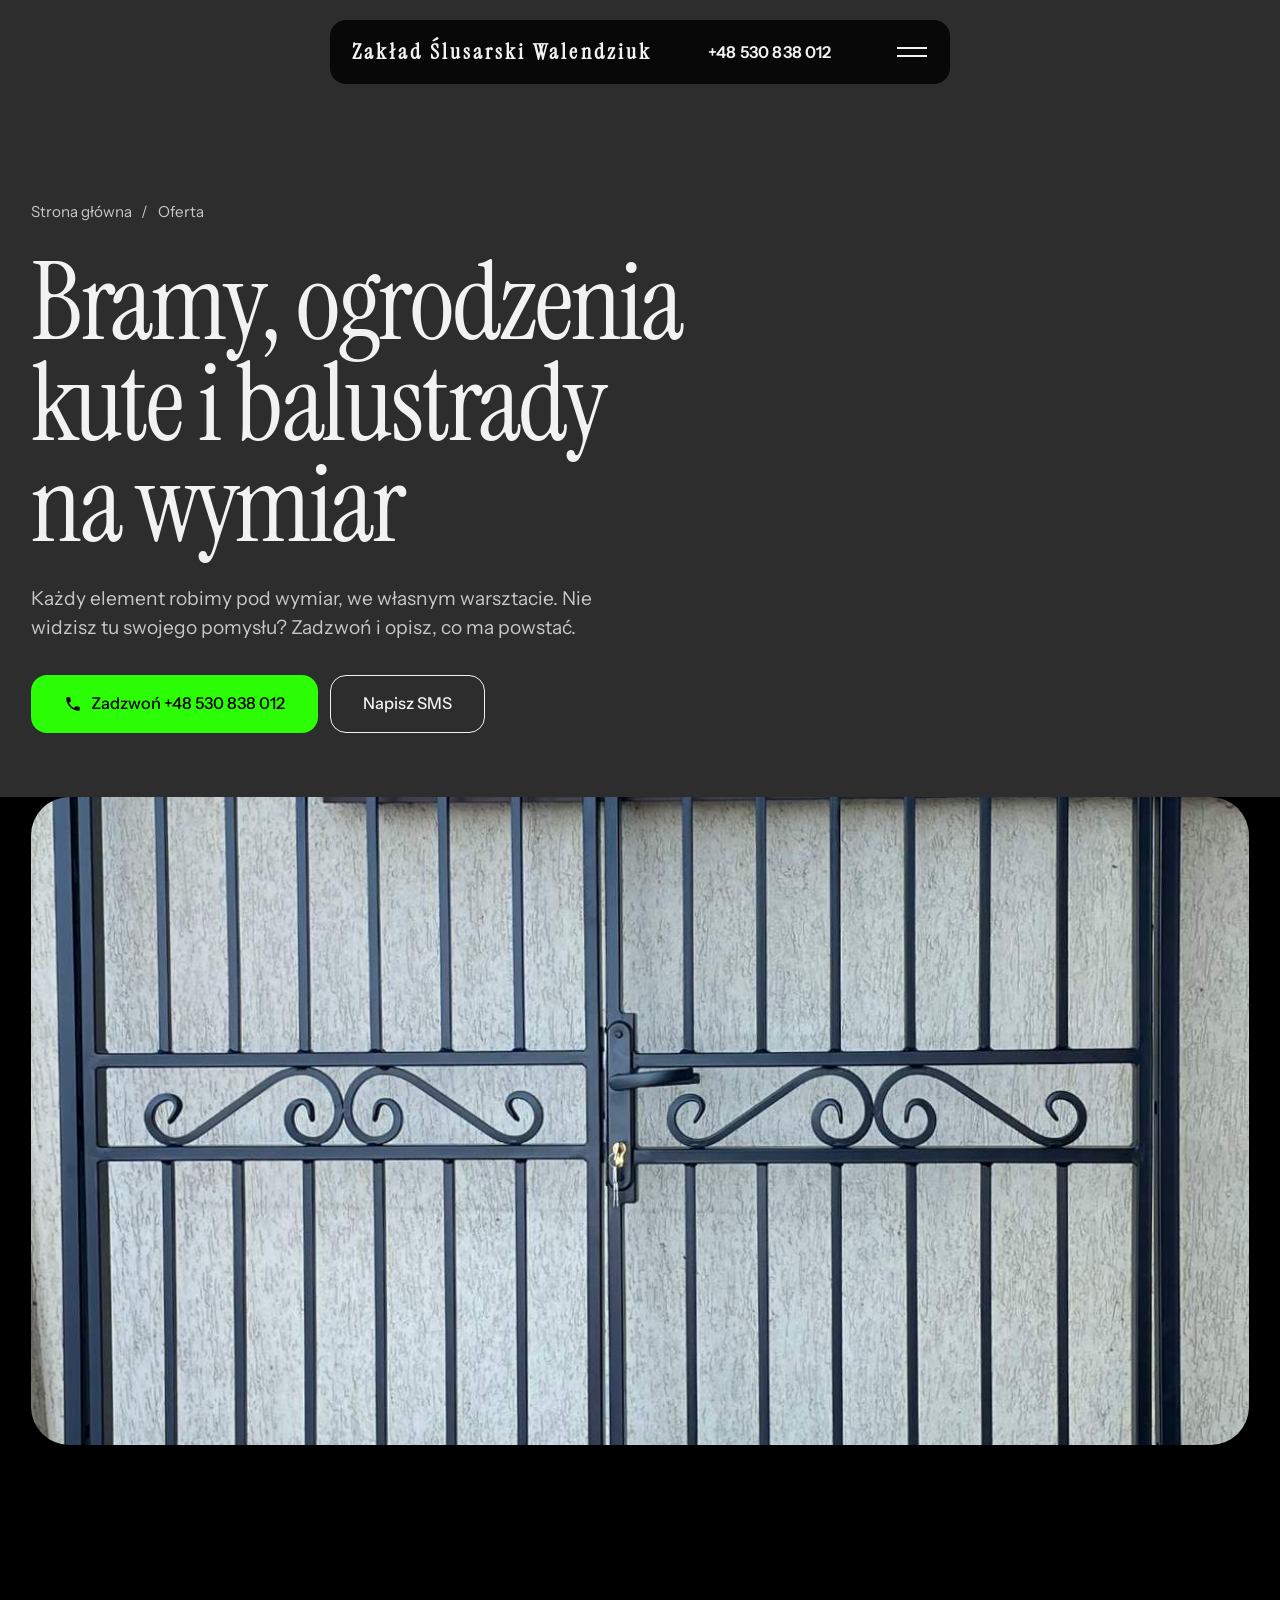
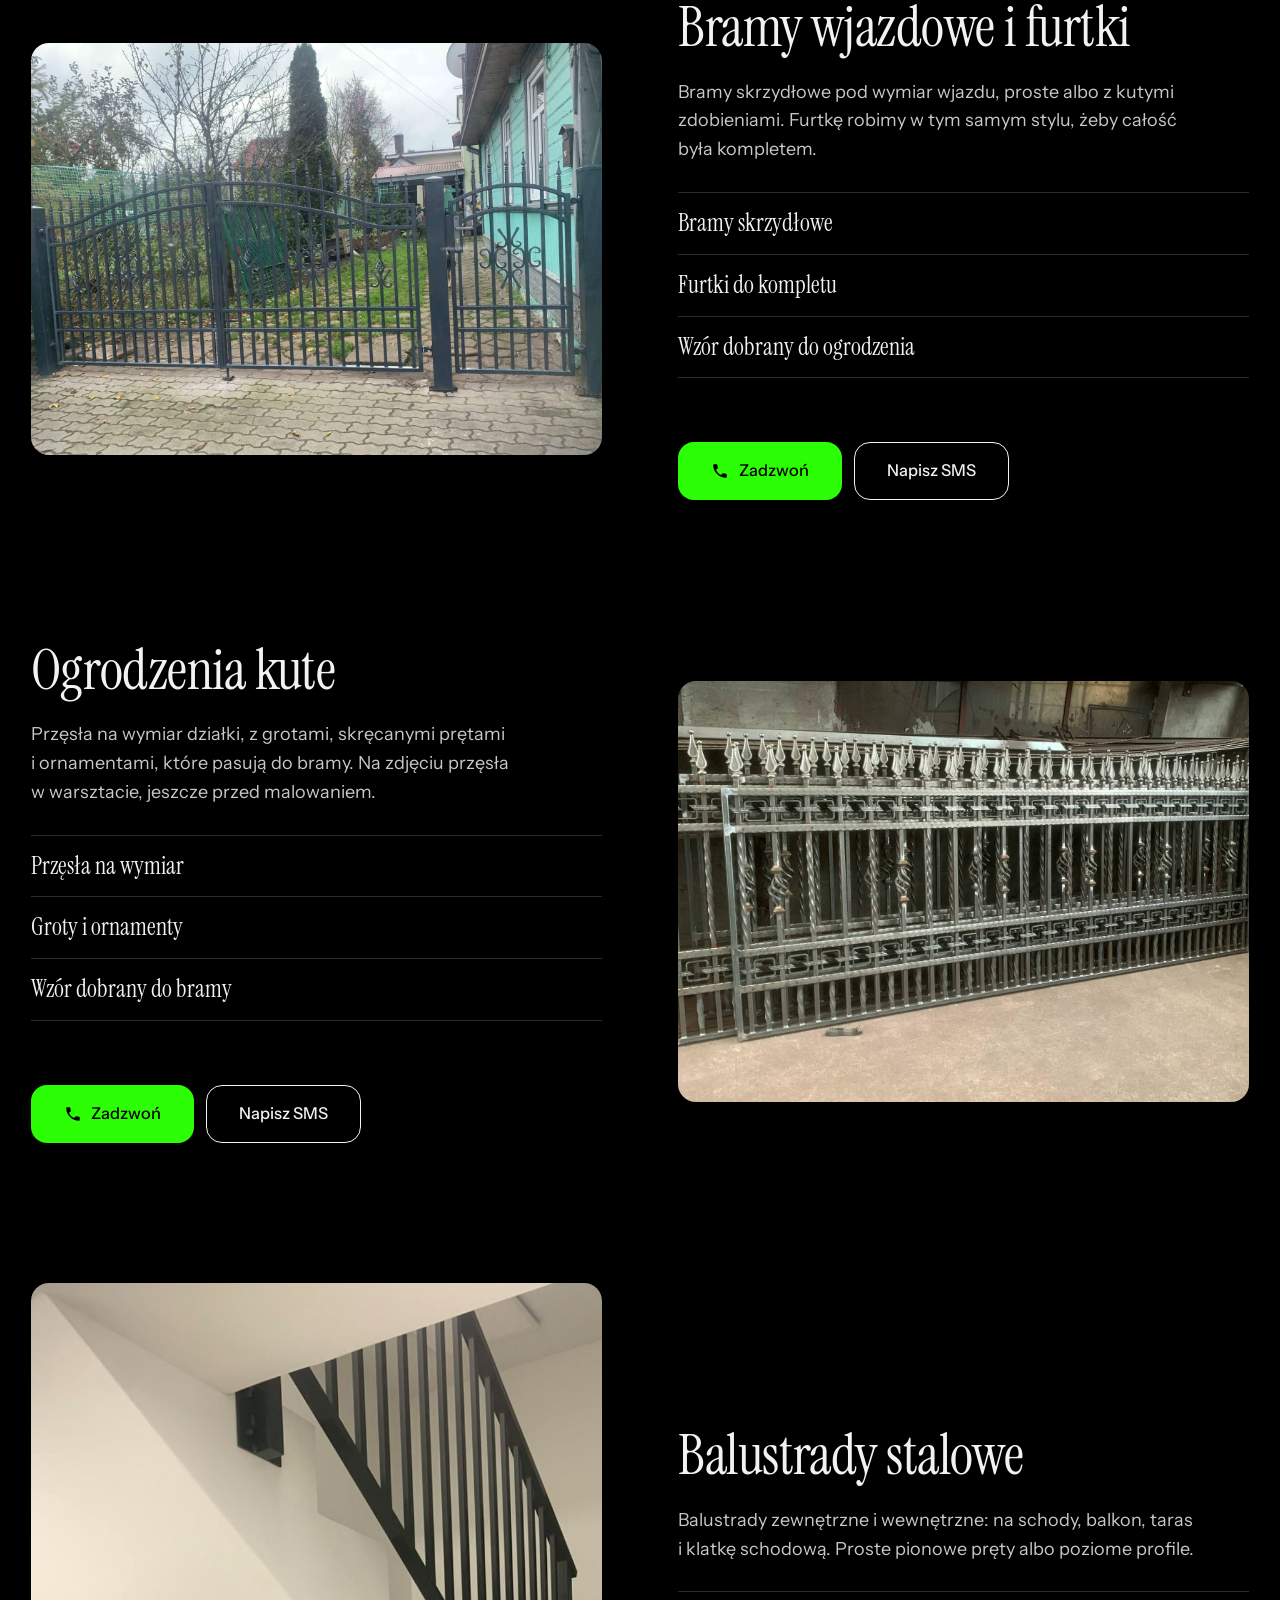
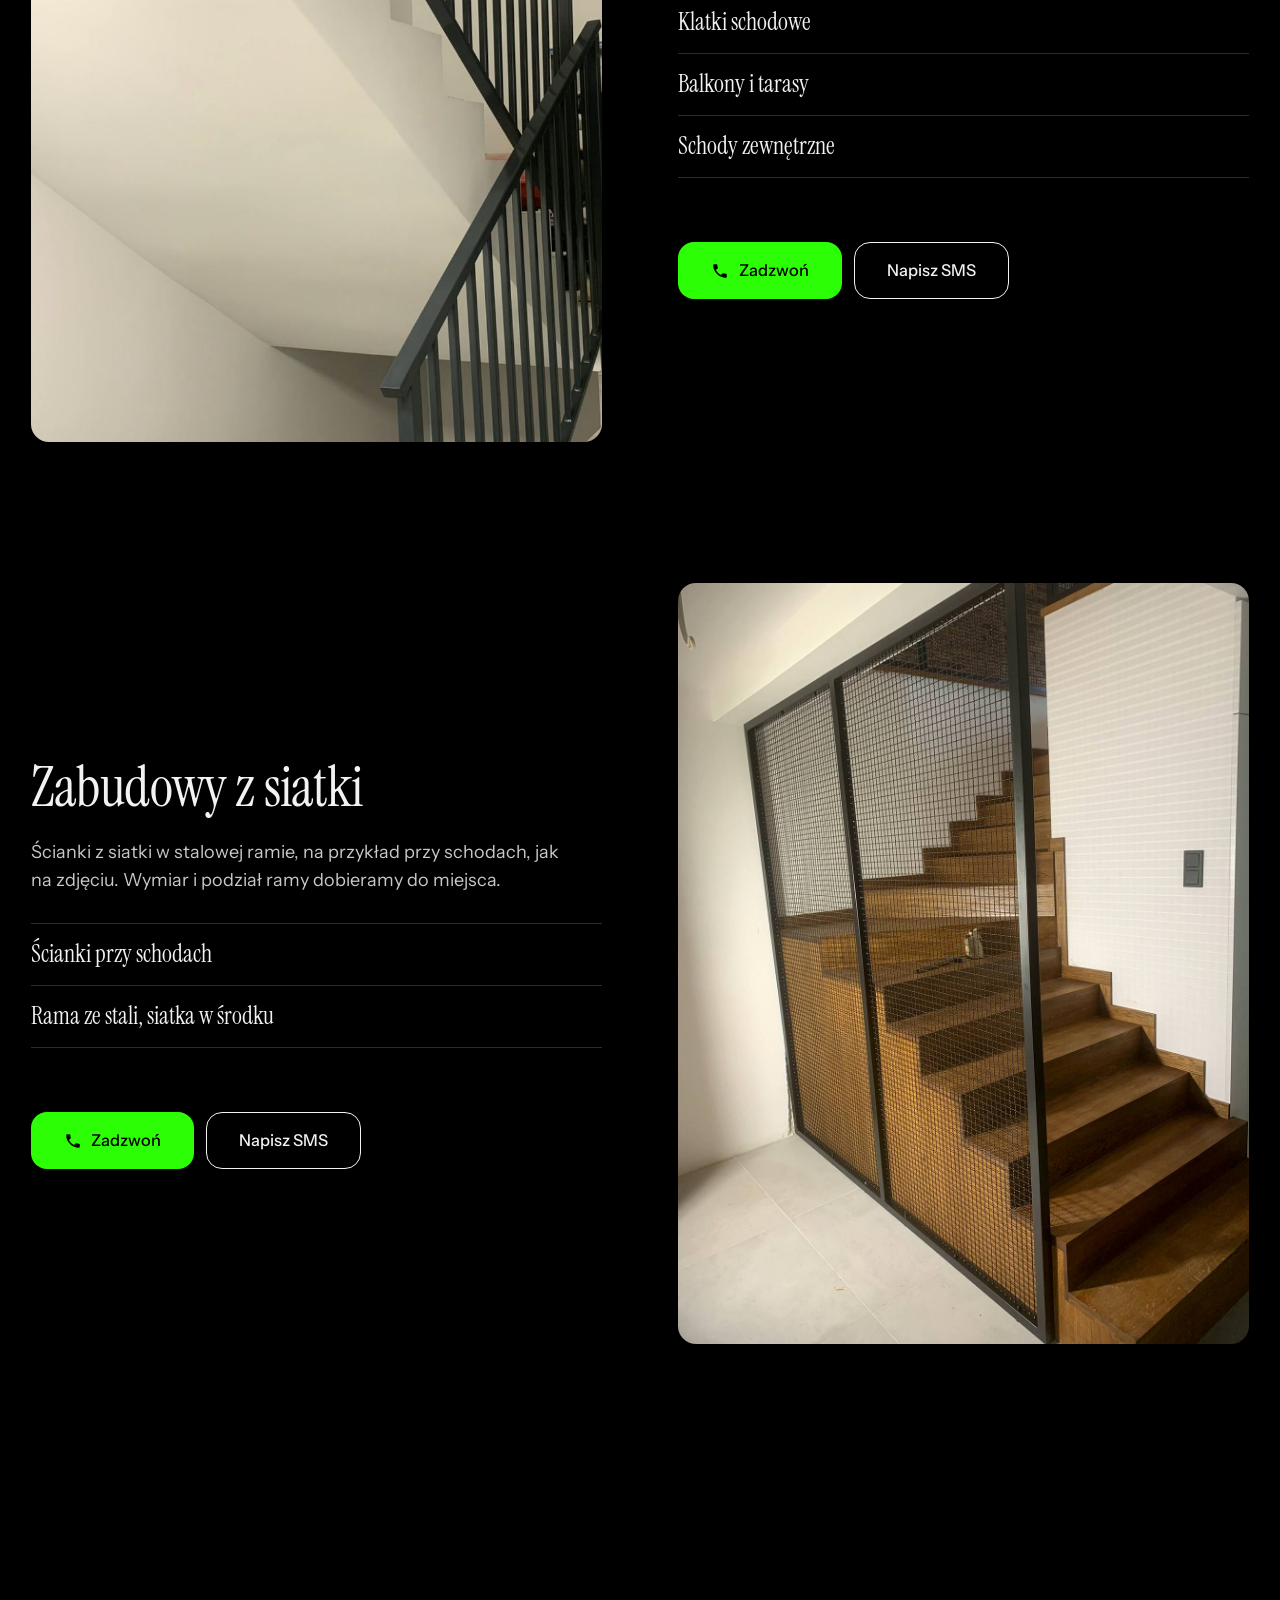
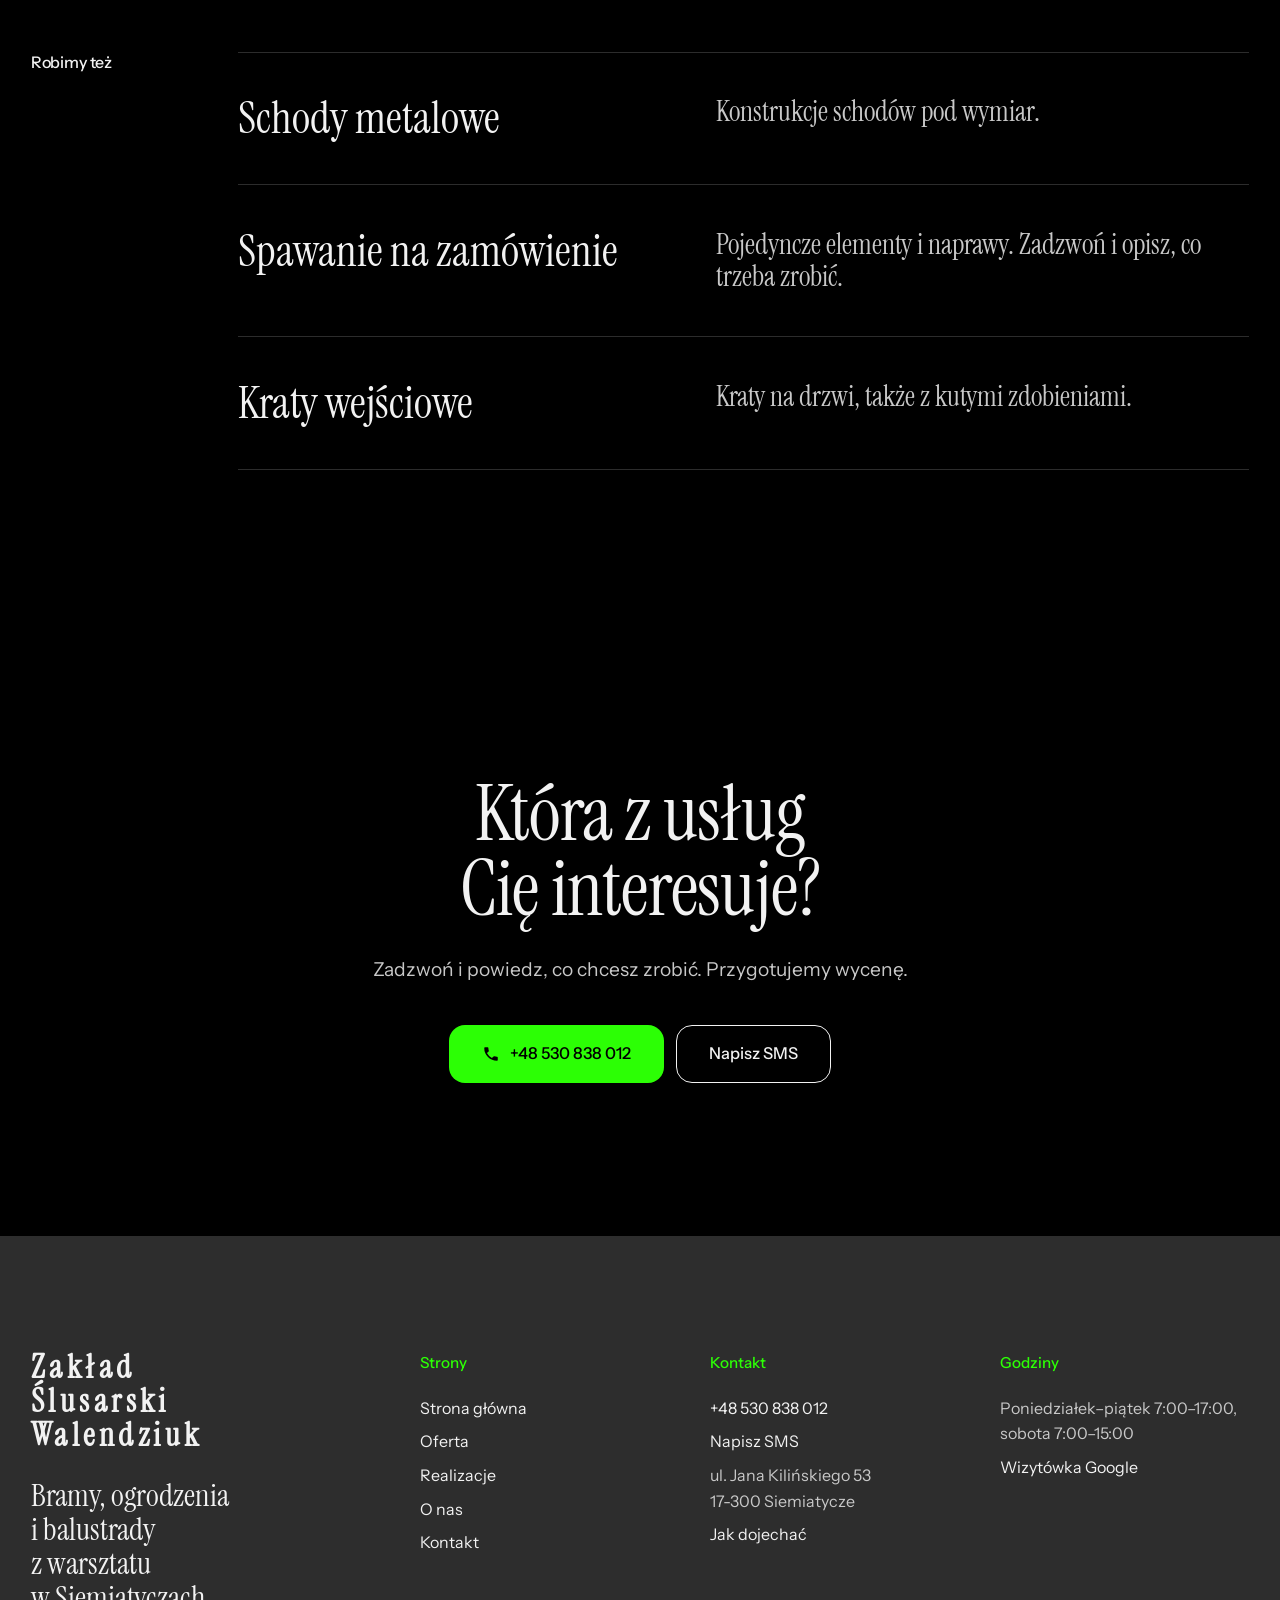
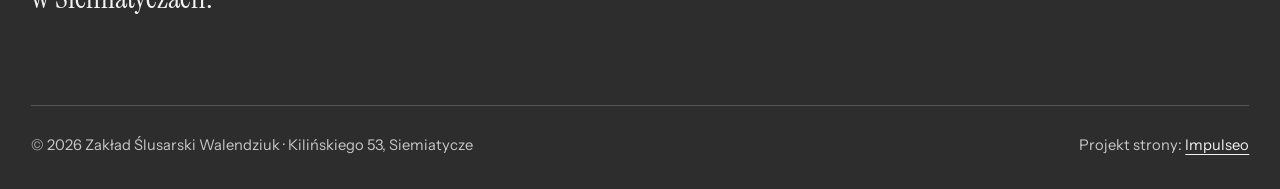
<file: oferta.html>
<!DOCTYPE html>
<html lang="pl">
<head>
<meta charset="UTF-8">
<meta name="viewport" content="width=device-width, initial-scale=1.0">
<title>Bramy, ogrodzenia kute, balustrady, kraty · Oferta | Siemiatycze</title>
<meta name="description" content="Bramy wjazdowe z furtką, ogrodzenia kute, balustrady, kraty i zabudowy z siatki na wymiar. Zakład Ślusarski, Siemiatycze, tel. 530 838 012.">
<link rel="canonical" href="https://impulseo-pl.github.io/zaklad-slusarski/oferta.html">
<meta name="robots" content="noindex, nofollow">
<meta name="theme-color" content="#000000">
<meta property="og:type" content="website">
<meta property="og:locale" content="pl_PL">
<meta property="og:site_name" content="Zakład Ślusarski Walendziuk">
<meta property="og:title" content="Bramy, ogrodzenia kute, balustrady, kraty · Oferta | Siemiatycze">
<meta property="og:description" content="Bramy wjazdowe z furtką, ogrodzenia kute, balustrady, kraty i zabudowy z siatki na wymiar. Zakład Ślusarski, Siemiatycze, tel. 530 838 012.">
<meta property="og:url" content="https://impulseo-pl.github.io/zaklad-slusarski/oferta.html">
<meta property="og:image" content="https://impulseo-pl.github.io/zaklad-slusarski/img/og.jpg">
<meta property="og:image:width" content="1200">
<meta property="og:image:height" content="630">
<meta name="twitter:card" content="summary_large_image">

<script>document.documentElement.classList.add('js')</script>
<link rel="preconnect" href="https://fonts.googleapis.com">
<link rel="preconnect" href="https://fonts.gstatic.com" crossorigin>
<link href="https://fonts.googleapis.com/css2?family=Instrument+Sans:wght@400..600&family=Instrument+Serif&display=swap" rel="stylesheet">
<link rel="stylesheet" href="assets/styles.css?v=20261118b">
<style>:root{--bone:#F2F2F2;--bone-hi:#2D2D2D;--cacao:#000000;--bordeaux:#2D2D2D;--carmine:#2CFF05;--brass:#2CFF05;--ink:#F2F2F2;--ink-2:#C8C8C8;--on-dark:#F2F2F2;--on-dark-2:#C8C8C8;--line:rgba(242,242,242,.18);--line-dark:rgba(242,242,242,.2)}body,.bone{background:#000;color:#F2F2F2}.btn-main{color:#000}.btn-main:hover{background:#BF00FF;color:#000}.card:hover .btn{background:#BF00FF;color:#000}.btn-brass{color:#000}.btn-brass:hover{background:#BF00FF;color:#000}.btn-line:hover{background:#2CFF05;border-color:#2CFF05;color:#000}.dark .btn-line:hover{color:#000}.label-serif{color:#2CFF05}.svc-row p{color:#C8C8C8}.svc-row:hover h3{color:#2CFF05}.bone .rows-list dd,.bone .rows-list p{color:#C8C8C8}.contact h2{color:#F2F2F2}.link{color:#2CFF05}#oferta,.phead.bone,.sec.bone#kontakt{background:#2D2D2D}.cards{background:#2D2D2D}.cards .cards-foot .btn{background:#2CFF05;color:#000}.card{background:#2D2D2D}.card h3{color:#F2F2F2;text-shadow:0 2px 18px rgba(0,0,0,.7)}.facts{background:#BF00FF}.facts li,.facts b,.facts p,.facts a{color:#000!important}.facts li{border-color:rgba(0,0,0,.25)!important}.foot{background:#2D2D2D}.opinie-mini{background:#000;border-top:1px solid rgba(242,242,242,.14)}.form input,.form textarea{background:#000;color:#F2F2F2}.form input:focus,.form textarea:focus{background:#000}.hero-img{object-position:50% 45%}.pill-logo{width:auto}.pill-logo .word,.foot-logo .word{font-family:var(--f-serif)}.pill-logo .word{white-space:nowrap}.pill-logo .word{font-size:1.35rem}.foot-logo{width:auto}.foot-logo .word{font-size:2rem;line-height:1.05;display:block;max-width:12ch}.pill{background:rgba(0,0,0,.82)}.pill.solid{background:rgba(0,0,0,.95)}.lb{background:rgba(0,0,0,.95)}.card::after{background:linear-gradient(180deg,rgba(0,0,0,.2) 0%,rgba(0,0,0,0) 30%,rgba(0,0,0,.75) 100%)}.btn-on-photo{background:rgba(0,0,0,.35)}.js .reveal-text .w{color:rgba(242,242,242,.34)}.form input::placeholder,.form textarea::placeholder{color:rgba(242,242,242,.6)}.hero-cap,.card-cap,.phead-img .poglad{background:rgba(0,0,0,.6)}@media (max-width:700px){.pill-logo .word{font-size:1.1rem}.callbar{background:#000}}</style>
<script src="assets/lenis.min.js?v=1.1.20" defer></script>
<script src="assets/main.js?v=20261118b" defer></script>
</head>
<body>
<a class="skip" href="#tresc">Przejdź do treści</a>
<header class="pill">
  <a class="pill-logo" href="index.html" aria-label="Zakład Ślusarski Walendziuk - strona główna"><span class="word">Zakład Ślusarski Walendziuk</span></a>
  <a class="pill-phone" href="tel:+48530838012">+48 530 838 012</a>
  <button class="burger" type="button" aria-expanded="false" aria-controls="menu" aria-label="Otwórz menu"><i></i><i></i></button>
</header>
<div class="menu" id="menu" aria-hidden="true">
  <div class="menu-grid">
    <nav class="menu-links" aria-label="Menu główne">
      <a href="index.html">Strona główna</a>
      <a href="oferta.html" aria-current="page">Oferta</a>
      <a href="realizacje.html">Realizacje</a>
      <a href="o-nas.html">O nas</a>
      <a href="kontakt.html">Kontakt</a>
    </nav>
    <div class="menu-side">
      <div><b>Telefon</b><a href="tel:+48530838012">+48 530 838 012</a></div>
      <div><b>Warsztat</b>Kilińskiego 53, Siemiatycze</div>
      <div><b>Godziny</b>Poniedziałek–piątek 7:00–17:00, sobota 7:00–15:00</div>
    </div>
  </div>
</div>
<main id="tresc">
<section class="phead bone">
  <div class="wrap">
    <nav class="crumbs" aria-label="Okruszki"><a href="index.html">Strona główna</a><span aria-hidden="true">/</span><span aria-current="page">Oferta</span></nav>
    <h1>Bramy, ogrodzenia kute i&nbsp;balustrady na wymiar</h1>
    <p class="lead">Każdy element robimy pod wymiar, we własnym warsztacie. Nie widzisz tu swojego pomysłu? Zadzwoń i&nbsp;opisz, co ma powstać.</p>
    <div class="btn-row" style="margin-top:32px"><a class="btn btn-main" href="tel:+48530838012"><svg class="ico" viewBox="0 0 24 24" fill="none" aria-hidden="true"><path d="M6.6 10.8a15.5 15.5 0 0 0 6.6 6.6l2.2-2.2a1 1 0 0 1 1-.24 11.4 11.4 0 0 0 3.6.58 1 1 0 0 1 1 1V20a1 1 0 0 1-1 1A17 17 0 0 1 3 4a1 1 0 0 1 1-1h3.5a1 1 0 0 1 1 1c0 1.25.2 2.45.57 3.57a1 1 0 0 1-.25 1L6.6 10.8Z" fill="currentColor"/></svg>Zadzwoń +48 530 838 012</a><a class="btn btn-line" href="sms:+48530838012?body=Dzie%C5%84%20dobry%2C%20pytam%20o%3A%20%28brama%2Fogrodzenie%2Fbalustrada%2Fschody%29.%20Wymiary%3A%20...">Napisz SMS</a></div>
  </div>
</section>
<figure class="phead-img up" style="margin-block:0"><img src="img/g2.jpg" width="1191" height="1600" alt="Dwuskrzydłowa krata wejściowa z&nbsp;kutymi zdobieniami"></figure>
<section class="sec bone">
  <div class="wrap offer">
    <article class="off up" id="bramy">
      <figure class="off-fig"><img src="img/g1.jpg" width="1600" height="1156" alt="Brama dwuskrzydłowa z&nbsp;furtką, grafit z&nbsp;kutym ornamentem" loading="lazy"></figure>
      <div>
        <h2>Bramy wjazdowe i furtki</h2>
        <p>Bramy skrzydłowe pod wymiar wjazdu, proste albo z&nbsp;kutymi zdobieniami. Furtkę robimy w&nbsp;tym samym stylu, żeby całość była kompletem.</p>
        <ul><li>Bramy skrzydłowe</li><li>Furtki do kompletu</li><li>Wzór dobrany do ogrodzenia</li></ul>
        <div class="btn-row" style="margin-top:32px"><a class="btn btn-main" href="tel:+48530838012"><svg class="ico" viewBox="0 0 24 24" fill="none" aria-hidden="true"><path d="M6.6 10.8a15.5 15.5 0 0 0 6.6 6.6l2.2-2.2a1 1 0 0 1 1-.24 11.4 11.4 0 0 0 3.6.58 1 1 0 0 1 1 1V20a1 1 0 0 1-1 1A17 17 0 0 1 3 4a1 1 0 0 1 1-1h3.5a1 1 0 0 1 1 1c0 1.25.2 2.45.57 3.57a1 1 0 0 1-.25 1L6.6 10.8Z" fill="currentColor"/></svg>Zadzwoń</a><a class="btn btn-line" href="sms:+48530838012?body=Dzie%C5%84%20dobry%2C%20pytam%20o%3A%20%28brama%2Fogrodzenie%2Fbalustrada%2Fschody%29.%20Wymiary%3A%20...">Napisz SMS</a></div>
      </div>
    </article>
    <article class="off up" id="ogrodzenia">
      <figure class="off-fig"><img src="img/about.jpg" width="1600" height="1181" alt="Przęsła kute z&nbsp;grotami i&nbsp;skręcanymi prętami przed malowaniem" loading="lazy"></figure>
      <div>
        <h2>Ogrodzenia kute</h2>
        <p>Przęsła na wymiar działki, z&nbsp;grotami, skręcanymi prętami i&nbsp;ornamentami, które pasują do bramy. Na zdjęciu przęsła w&nbsp;warsztacie, jeszcze przed malowaniem.</p>
        <ul><li>Przęsła na wymiar</li><li>Groty i&nbsp;ornamenty</li><li>Wzór dobrany do bramy</li></ul>
        <div class="btn-row" style="margin-top:32px"><a class="btn btn-main" href="tel:+48530838012"><svg class="ico" viewBox="0 0 24 24" fill="none" aria-hidden="true"><path d="M6.6 10.8a15.5 15.5 0 0 0 6.6 6.6l2.2-2.2a1 1 0 0 1 1-.24 11.4 11.4 0 0 0 3.6.58 1 1 0 0 1 1 1V20a1 1 0 0 1-1 1A17 17 0 0 1 3 4a1 1 0 0 1 1-1h3.5a1 1 0 0 1 1 1c0 1.25.2 2.45.57 3.57a1 1 0 0 1-.25 1L6.6 10.8Z" fill="currentColor"/></svg>Zadzwoń</a><a class="btn btn-line" href="sms:+48530838012?body=Dzie%C5%84%20dobry%2C%20pytam%20o%3A%20%28brama%2Fogrodzenie%2Fbalustrada%2Fschody%29.%20Wymiary%3A%20...">Napisz SMS</a></div>
      </div>
    </article>
    <article class="off up" id="balustrady">
      <figure class="off-fig"><img src="img/g3.jpg" width="880" height="1170" alt="Grafitowa balustrada na klatce schodowej" loading="lazy"></figure>
      <div>
        <h2>Balustrady stalowe</h2>
        <p>Balustrady zewnętrzne i&nbsp;wewnętrzne: na schody, balkon, taras i&nbsp;klatkę schodową. Proste pionowe pręty albo poziome profile.</p>
        <ul><li>Klatki schodowe</li><li>Balkony i&nbsp;tarasy</li><li>Schody zewnętrzne</li></ul>
        <div class="btn-row" style="margin-top:32px"><a class="btn btn-main" href="tel:+48530838012"><svg class="ico" viewBox="0 0 24 24" fill="none" aria-hidden="true"><path d="M6.6 10.8a15.5 15.5 0 0 0 6.6 6.6l2.2-2.2a1 1 0 0 1 1-.24 11.4 11.4 0 0 0 3.6.58 1 1 0 0 1 1 1V20a1 1 0 0 1-1 1A17 17 0 0 1 3 4a1 1 0 0 1 1-1h3.5a1 1 0 0 1 1 1c0 1.25.2 2.45.57 3.57a1 1 0 0 1-.25 1L6.6 10.8Z" fill="currentColor"/></svg>Zadzwoń</a><a class="btn btn-line" href="sms:+48530838012?body=Dzie%C5%84%20dobry%2C%20pytam%20o%3A%20%28brama%2Fogrodzenie%2Fbalustrada%2Fschody%29.%20Wymiary%3A%20...">Napisz SMS</a></div>
      </div>
    </article>
    <article class="off up" id="zabudowy">
      <figure class="off-fig"><img src="img/g5.jpg" width="1200" height="1600" alt="Schody z&nbsp;drewnianymi stopniami za ścianką z&nbsp;siatki w&nbsp;czarnej ramie" loading="lazy"></figure>
      <div>
        <h2>Zabudowy z&nbsp;siatki</h2>
        <p>Ścianki z&nbsp;siatki w&nbsp;stalowej ramie, na przykład przy schodach, jak na zdjęciu. Wymiar i&nbsp;podział ramy dobieramy do miejsca.</p>
        <ul><li>Ścianki przy schodach</li><li>Rama ze stali, siatka w&nbsp;środku</li></ul>
        <div class="btn-row" style="margin-top:32px"><a class="btn btn-main" href="tel:+48530838012"><svg class="ico" viewBox="0 0 24 24" fill="none" aria-hidden="true"><path d="M6.6 10.8a15.5 15.5 0 0 0 6.6 6.6l2.2-2.2a1 1 0 0 1 1-.24 11.4 11.4 0 0 0 3.6.58 1 1 0 0 1 1 1V20a1 1 0 0 1-1 1A17 17 0 0 1 3 4a1 1 0 0 1 1-1h3.5a1 1 0 0 1 1 1c0 1.25.2 2.45.57 3.57a1 1 0 0 1-.25 1L6.6 10.8Z" fill="currentColor"/></svg>Zadzwoń</a><a class="btn btn-line" href="sms:+48530838012?body=Dzie%C5%84%20dobry%2C%20pytam%20o%3A%20%28brama%2Fogrodzenie%2Fbalustrada%2Fschody%29.%20Wymiary%3A%20...">Napisz SMS</a></div>
      </div>
    </article>
  </div>
</section>
<section class="sec bone" id="inne">
  <div class="wrap rows">
    <h2 class="label">Robimy też</h2>
    <dl class="rows-list" style="margin:0"><div id="schody"><dt>Schody metalowe</dt><dd>Konstrukcje schodów pod wymiar.</dd></div><div id="spawanie"><dt>Spawanie na zamówienie</dt><dd>Pojedyncze elementy i&nbsp;naprawy. Zadzwoń i&nbsp;opisz, co trzeba zrobić.</dd></div><div id="kraty"><dt>Kraty wejściowe</dt><dd>Kraty na drzwi, także z&nbsp;kutymi zdobieniami.</dd></div></dl>
  </div>
</section>
<section class="sec cacao dark band">
  <div class="wrap up">
    <h2>Która z&nbsp;usług Cię interesuje?</h2>
    <p class="lead">Zadzwoń i&nbsp;powiedz, co chcesz zrobić. Przygotujemy wycenę.</p>
    <div class="btn-row">
      <a class="btn btn-brass" href="tel:+48530838012"><svg class="ico" viewBox="0 0 24 24" fill="none" aria-hidden="true"><path d="M6.6 10.8a15.5 15.5 0 0 0 6.6 6.6l2.2-2.2a1 1 0 0 1 1-.24 11.4 11.4 0 0 0 3.6.58 1 1 0 0 1 1 1V20a1 1 0 0 1-1 1A17 17 0 0 1 3 4a1 1 0 0 1 1-1h3.5a1 1 0 0 1 1 1c0 1.25.2 2.45.57 3.57a1 1 0 0 1-.25 1L6.6 10.8Z" fill="currentColor"/></svg>+48 530 838 012</a>
      <a class="btn btn-line" href="sms:+48530838012?body=Dzie%C5%84%20dobry%2C%20pytam%20o%3A%20%28brama%2Fogrodzenie%2Fbalustrada%2Fschody%29.%20Wymiary%3A%20...">Napisz SMS</a>
    </div>
  </div>
</section>
</main>
<footer class="foot dark">
  <div class="wrap">
    <div class="foot-top">
      <div>
        <a class="foot-logo" href="index.html" aria-label="Zakład Ślusarski Walendziuk - strona główna"><span class="word">Zakład Ślusarski Walendziuk</span></a>
        <p class="foot-claim">Bramy, ogrodzenia i&nbsp;balustrady z&nbsp;warsztatu w&nbsp;Siemiatyczach.</p>
      </div>
      <div><h4>Strony</h4><ul><li><a href="index.html">Strona główna</a></li><li><a href="oferta.html">Oferta</a></li><li><a href="realizacje.html">Realizacje</a></li><li><a href="o-nas.html">O nas</a></li><li><a href="kontakt.html">Kontakt</a></li></ul></div>
      <div><h4>Kontakt</h4><ul>
        <li><a href="tel:+48530838012">+48 530 838 012</a></li><li><a href="sms:+48530838012?body=Dzie%C5%84%20dobry%2C%20pytam%20o%3A%20%28brama%2Fogrodzenie%2Fbalustrada%2Fschody%29.%20Wymiary%3A%20...">Napisz SMS</a></li><li>ul. Jana Kilińskiego 53<br>17-300 Siemiatycze</li><li><a href="https://www.google.com/maps/place/Walendziuk+Monika.+Zak%C5%82ad+%C5%9Alusarski/@52.4281018,22.8546427,17z" target="_blank" rel="noopener">Jak dojechać</a></li>
      </ul></div>
      <div><h4>Godziny</h4><ul>
        <li>Poniedziałek–piątek 7:00–17:00, sobota 7:00–15:00</li><li><a href="https://www.google.com/maps/place/Walendziuk+Monika.+Zak%C5%82ad+%C5%9Alusarski/@52.4281018,22.8546427,17z" target="_blank" rel="noopener">Wizytówka Google</a></li>
      </ul></div>
    </div>
    <div class="foot-bottom">
      <span>© 2026 Zakład Ślusarski Walendziuk · Kilińskiego 53, Siemiatycze</span>
      <span>Projekt strony: <a href="https://impulseo.pl" target="_blank" rel="noopener">Impulseo</a></span>
    </div>
  </div>
</footer>
<div class="callbar">
  <a class="btn btn-main" href="tel:+48530838012"><svg class="ico" viewBox="0 0 24 24" fill="none" aria-hidden="true"><path d="M6.6 10.8a15.5 15.5 0 0 0 6.6 6.6l2.2-2.2a1 1 0 0 1 1-.24 11.4 11.4 0 0 0 3.6.58 1 1 0 0 1 1 1V20a1 1 0 0 1-1 1A17 17 0 0 1 3 4a1 1 0 0 1 1-1h3.5a1 1 0 0 1 1 1c0 1.25.2 2.45.57 3.57a1 1 0 0 1-.25 1L6.6 10.8Z" fill="currentColor"/></svg>Zadzwoń</a>
  <a class="btn btn-line" href="sms:+48530838012?body=Dzie%C5%84%20dobry%2C%20pytam%20o%3A%20%28brama%2Fogrodzenie%2Fbalustrada%2Fschody%29.%20Wymiary%3A%20...">Napisz SMS</a>
</div>
</body>
</html>
</file>
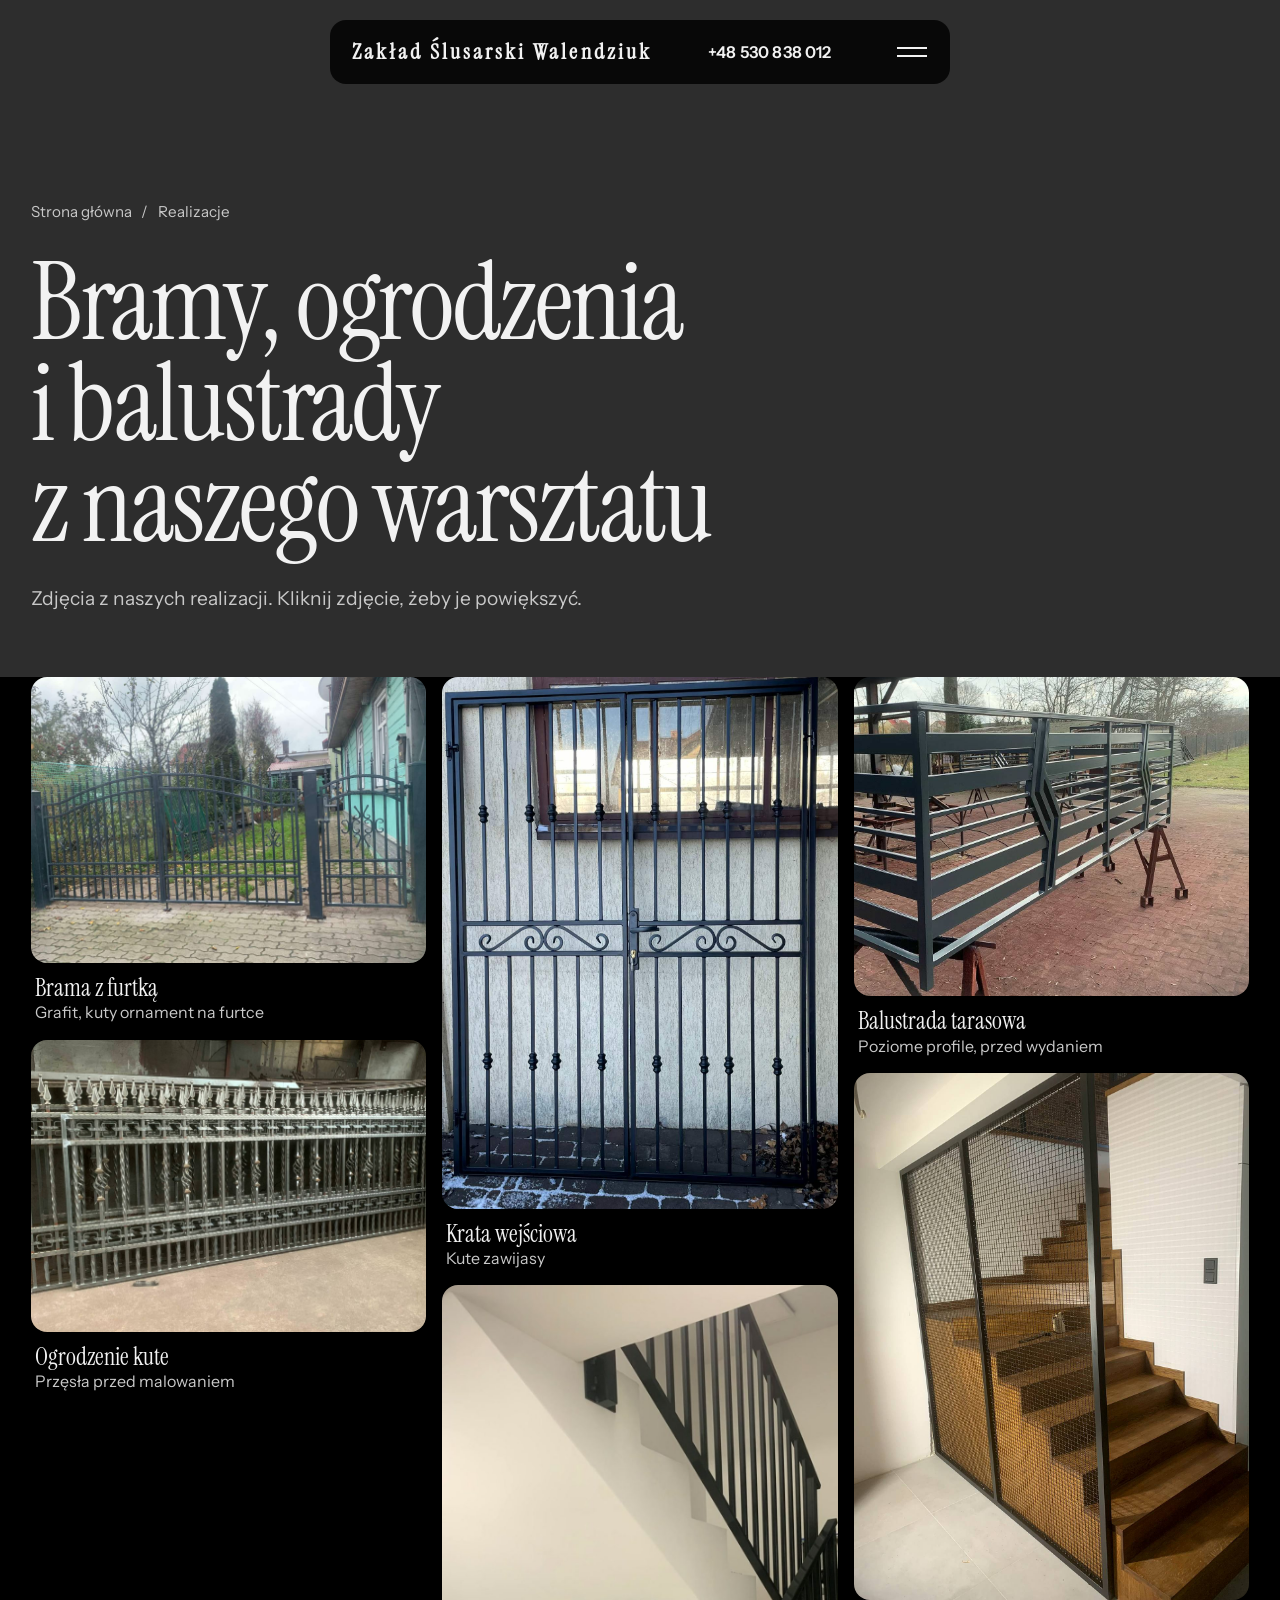
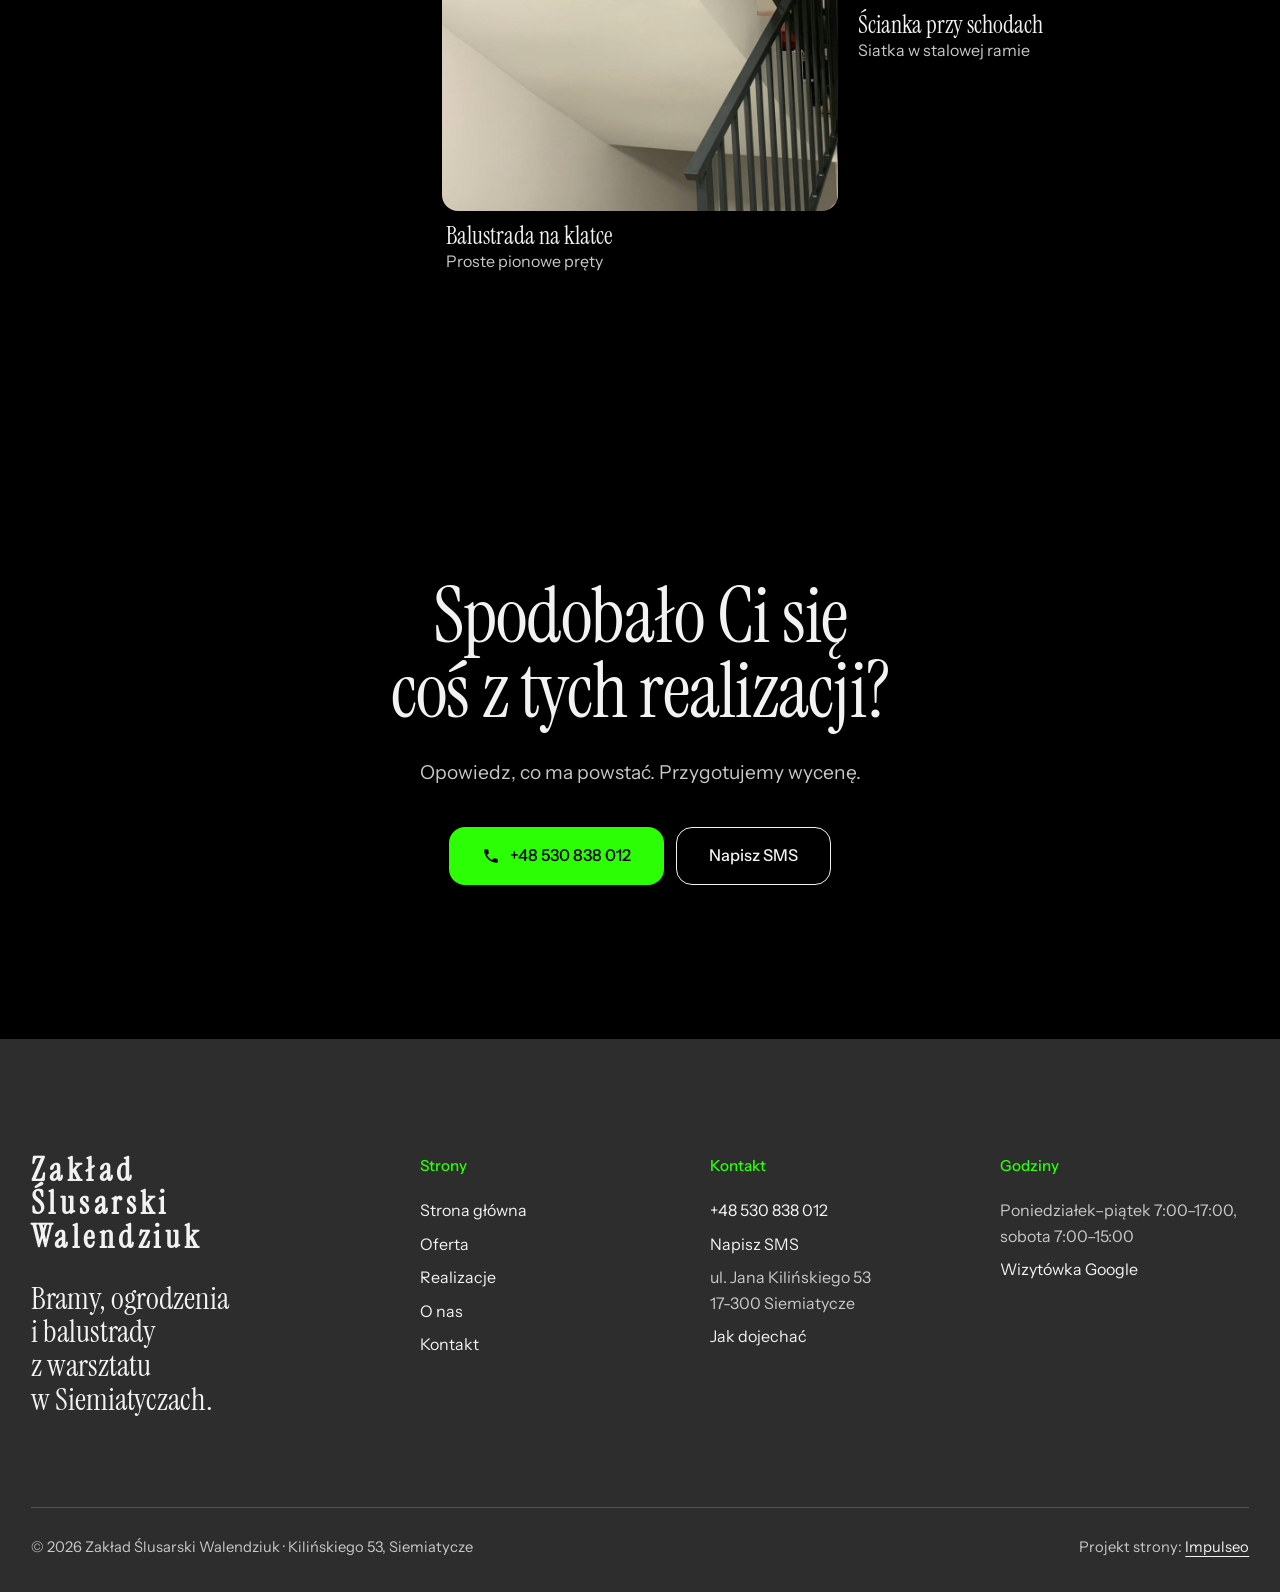
<file: realizacje.html>
<!DOCTYPE html>
<html lang="pl">
<head>
<meta charset="UTF-8">
<meta name="viewport" content="width=device-width, initial-scale=1.0">
<title>Realizacje · bramy, ogrodzenia, balustrady · Zakład Ślusarski Siemiatycze</title>
<meta name="description" content="Realizacje Zakładu Ślusarskiego z Siemiatycz: brama z furtką, ogrodzenie kute, balustrady, krata wejściowa, ścianka z siatki.">
<link rel="canonical" href="https://impulseo-pl.github.io/zaklad-slusarski/realizacje.html">
<meta name="robots" content="noindex, nofollow">
<meta name="theme-color" content="#000000">
<meta property="og:type" content="website">
<meta property="og:locale" content="pl_PL">
<meta property="og:site_name" content="Zakład Ślusarski Walendziuk">
<meta property="og:title" content="Realizacje · bramy, ogrodzenia, balustrady · Zakład Ślusarski Siemiatycze">
<meta property="og:description" content="Realizacje Zakładu Ślusarskiego z Siemiatycz: brama z furtką, ogrodzenie kute, balustrady, krata wejściowa, ścianka z siatki.">
<meta property="og:url" content="https://impulseo-pl.github.io/zaklad-slusarski/realizacje.html">
<meta property="og:image" content="https://impulseo-pl.github.io/zaklad-slusarski/img/og.jpg">
<meta property="og:image:width" content="1200">
<meta property="og:image:height" content="630">
<meta name="twitter:card" content="summary_large_image">

<script>document.documentElement.classList.add('js')</script>
<link rel="preconnect" href="https://fonts.googleapis.com">
<link rel="preconnect" href="https://fonts.gstatic.com" crossorigin>
<link href="https://fonts.googleapis.com/css2?family=Instrument+Sans:wght@400..600&family=Instrument+Serif&display=swap" rel="stylesheet">
<link rel="stylesheet" href="assets/styles.css?v=20261118b">
<style>:root{--bone:#F2F2F2;--bone-hi:#2D2D2D;--cacao:#000000;--bordeaux:#2D2D2D;--carmine:#2CFF05;--brass:#2CFF05;--ink:#F2F2F2;--ink-2:#C8C8C8;--on-dark:#F2F2F2;--on-dark-2:#C8C8C8;--line:rgba(242,242,242,.18);--line-dark:rgba(242,242,242,.2)}body,.bone{background:#000;color:#F2F2F2}.btn-main{color:#000}.btn-main:hover{background:#BF00FF;color:#000}.card:hover .btn{background:#BF00FF;color:#000}.btn-brass{color:#000}.btn-brass:hover{background:#BF00FF;color:#000}.btn-line:hover{background:#2CFF05;border-color:#2CFF05;color:#000}.dark .btn-line:hover{color:#000}.label-serif{color:#2CFF05}.svc-row p{color:#C8C8C8}.svc-row:hover h3{color:#2CFF05}.bone .rows-list dd,.bone .rows-list p{color:#C8C8C8}.contact h2{color:#F2F2F2}.link{color:#2CFF05}#oferta,.phead.bone,.sec.bone#kontakt{background:#2D2D2D}.cards{background:#2D2D2D}.cards .cards-foot .btn{background:#2CFF05;color:#000}.card{background:#2D2D2D}.card h3{color:#F2F2F2;text-shadow:0 2px 18px rgba(0,0,0,.7)}.facts{background:#BF00FF}.facts li,.facts b,.facts p,.facts a{color:#000!important}.facts li{border-color:rgba(0,0,0,.25)!important}.foot{background:#2D2D2D}.opinie-mini{background:#000;border-top:1px solid rgba(242,242,242,.14)}.form input,.form textarea{background:#000;color:#F2F2F2}.form input:focus,.form textarea:focus{background:#000}.hero-img{object-position:50% 45%}.pill-logo{width:auto}.pill-logo .word,.foot-logo .word{font-family:var(--f-serif)}.pill-logo .word{white-space:nowrap}.pill-logo .word{font-size:1.35rem}.foot-logo{width:auto}.foot-logo .word{font-size:2rem;line-height:1.05;display:block;max-width:12ch}.pill{background:rgba(0,0,0,.82)}.pill.solid{background:rgba(0,0,0,.95)}.lb{background:rgba(0,0,0,.95)}.card::after{background:linear-gradient(180deg,rgba(0,0,0,.2) 0%,rgba(0,0,0,0) 30%,rgba(0,0,0,.75) 100%)}.btn-on-photo{background:rgba(0,0,0,.35)}.js .reveal-text .w{color:rgba(242,242,242,.34)}.form input::placeholder,.form textarea::placeholder{color:rgba(242,242,242,.6)}.hero-cap,.card-cap,.phead-img .poglad{background:rgba(0,0,0,.6)}@media (max-width:700px){.pill-logo .word{font-size:1.1rem}.callbar{background:#000}}</style>
<script src="assets/lenis.min.js?v=1.1.20" defer></script>
<script src="assets/main.js?v=20261118b" defer></script>
</head>
<body>
<a class="skip" href="#tresc">Przejdź do treści</a>
<header class="pill">
  <a class="pill-logo" href="index.html" aria-label="Zakład Ślusarski Walendziuk - strona główna"><span class="word">Zakład Ślusarski Walendziuk</span></a>
  <a class="pill-phone" href="tel:+48530838012">+48 530 838 012</a>
  <button class="burger" type="button" aria-expanded="false" aria-controls="menu" aria-label="Otwórz menu"><i></i><i></i></button>
</header>
<div class="menu" id="menu" aria-hidden="true">
  <div class="menu-grid">
    <nav class="menu-links" aria-label="Menu główne">
      <a href="index.html">Strona główna</a>
      <a href="oferta.html">Oferta</a>
      <a href="realizacje.html" aria-current="page">Realizacje</a>
      <a href="o-nas.html">O nas</a>
      <a href="kontakt.html">Kontakt</a>
    </nav>
    <div class="menu-side">
      <div><b>Telefon</b><a href="tel:+48530838012">+48 530 838 012</a></div>
      <div><b>Warsztat</b>Kilińskiego 53, Siemiatycze</div>
      <div><b>Godziny</b>Poniedziałek–piątek 7:00–17:00, sobota 7:00–15:00</div>
    </div>
  </div>
</div>
<main id="tresc">
<section class="phead bone">
  <div class="wrap">
    <nav class="crumbs" aria-label="Okruszki"><a href="index.html">Strona główna</a><span aria-hidden="true">/</span><span aria-current="page">Realizacje</span></nav>
    <h1>Bramy, ogrodzenia i&nbsp;balustrady z&nbsp;naszego warsztatu</h1>
    <p class="lead">Zdjęcia z&nbsp;naszych realizacji. Kliknij zdjęcie, żeby je powiększyć.</p>
  </div>
</section>
<section class="sec bone" style="padding-top:0">
  <div class="wrap">
    <div class="gal">
    <figure><button type="button" aria-label="Powiększ: Brama dwuskrzydłowa z&nbsp;furtką, grafit z&nbsp;kutym ornamentem"><img src="img/g1.jpg" width="1600" height="1156" alt="Brama dwuskrzydłowa z&nbsp;furtką, grafit z&nbsp;kutym ornamentem" loading="lazy"></button><figcaption><b>Brama z&nbsp;furtką</b>Grafit, kuty ornament na furtce</figcaption></figure>
    <figure><button type="button" aria-label="Powiększ: Przęsła kute z&nbsp;grotami w&nbsp;hali warsztatu"><img src="img/about.jpg" width="1600" height="1181" alt="Przęsła kute z&nbsp;grotami w&nbsp;hali warsztatu" loading="lazy"></button><figcaption><b>Ogrodzenie kute</b>Przęsła przed malowaniem</figcaption></figure>
    <figure><button type="button" aria-label="Powiększ: Dwuskrzydłowa krata wejściowa z&nbsp;kutymi zdobieniami"><img src="img/g2.jpg" width="1191" height="1600" alt="Dwuskrzydłowa krata wejściowa z&nbsp;kutymi zdobieniami" loading="lazy"></button><figcaption><b>Krata wejściowa</b>Kute zawijasy</figcaption></figure>
    <figure><button type="button" aria-label="Powiększ: Balustrada na klatce schodowej"><img src="img/g3.jpg" width="880" height="1170" alt="Balustrada na klatce schodowej" loading="lazy"></button><figcaption><b>Balustrada na klatce</b>Proste pionowe pręty</figcaption></figure>
    <figure><button type="button" aria-label="Powiększ: Balustrada tarasowa z&nbsp;poziomych profili przed warsztatem"><img src="img/g4.jpg" width="1200" height="968" alt="Balustrada tarasowa z&nbsp;poziomych profili przed warsztatem" loading="lazy"></button><figcaption><b>Balustrada tarasowa</b>Poziome profile, przed wydaniem</figcaption></figure>
    <figure><button type="button" aria-label="Powiększ: Schody za ścianką z&nbsp;siatki w&nbsp;czarnej ramie"><img src="img/g5.jpg" width="1200" height="1600" alt="Schody za ścianką z&nbsp;siatki w&nbsp;czarnej ramie" loading="lazy"></button><figcaption><b>Ścianka przy schodach</b>Siatka w&nbsp;stalowej ramie</figcaption></figure>
    </div>
  </div>
</section>
<div class="lb" aria-hidden="true" role="dialog" aria-label="Powiększone zdjęcie"><div><img alt=""><p></p></div><button type="button" aria-label="Zamknij">×</button></div>
<section class="sec cacao dark band">
  <div class="wrap up">
    <h2>Spodobało Ci się coś z&nbsp;tych realizacji?</h2>
    <p class="lead">Opowiedz, co ma powstać. Przygotujemy wycenę.</p>
    <div class="btn-row">
      <a class="btn btn-brass" href="tel:+48530838012"><svg class="ico" viewBox="0 0 24 24" fill="none" aria-hidden="true"><path d="M6.6 10.8a15.5 15.5 0 0 0 6.6 6.6l2.2-2.2a1 1 0 0 1 1-.24 11.4 11.4 0 0 0 3.6.58 1 1 0 0 1 1 1V20a1 1 0 0 1-1 1A17 17 0 0 1 3 4a1 1 0 0 1 1-1h3.5a1 1 0 0 1 1 1c0 1.25.2 2.45.57 3.57a1 1 0 0 1-.25 1L6.6 10.8Z" fill="currentColor"/></svg>+48 530 838 012</a>
      <a class="btn btn-line" href="sms:+48530838012?body=Dzie%C5%84%20dobry%2C%20pytam%20o%3A%20%28brama%2Fogrodzenie%2Fbalustrada%2Fschody%29.%20Wymiary%3A%20...">Napisz SMS</a>
    </div>
  </div>
</section>
</main>
<footer class="foot dark">
  <div class="wrap">
    <div class="foot-top">
      <div>
        <a class="foot-logo" href="index.html" aria-label="Zakład Ślusarski Walendziuk - strona główna"><span class="word">Zakład Ślusarski Walendziuk</span></a>
        <p class="foot-claim">Bramy, ogrodzenia i&nbsp;balustrady z&nbsp;warsztatu w&nbsp;Siemiatyczach.</p>
      </div>
      <div><h4>Strony</h4><ul><li><a href="index.html">Strona główna</a></li><li><a href="oferta.html">Oferta</a></li><li><a href="realizacje.html">Realizacje</a></li><li><a href="o-nas.html">O nas</a></li><li><a href="kontakt.html">Kontakt</a></li></ul></div>
      <div><h4>Kontakt</h4><ul>
        <li><a href="tel:+48530838012">+48 530 838 012</a></li><li><a href="sms:+48530838012?body=Dzie%C5%84%20dobry%2C%20pytam%20o%3A%20%28brama%2Fogrodzenie%2Fbalustrada%2Fschody%29.%20Wymiary%3A%20...">Napisz SMS</a></li><li>ul. Jana Kilińskiego 53<br>17-300 Siemiatycze</li><li><a href="https://www.google.com/maps/place/Walendziuk+Monika.+Zak%C5%82ad+%C5%9Alusarski/@52.4281018,22.8546427,17z" target="_blank" rel="noopener">Jak dojechać</a></li>
      </ul></div>
      <div><h4>Godziny</h4><ul>
        <li>Poniedziałek–piątek 7:00–17:00, sobota 7:00–15:00</li><li><a href="https://www.google.com/maps/place/Walendziuk+Monika.+Zak%C5%82ad+%C5%9Alusarski/@52.4281018,22.8546427,17z" target="_blank" rel="noopener">Wizytówka Google</a></li>
      </ul></div>
    </div>
    <div class="foot-bottom">
      <span>© 2026 Zakład Ślusarski Walendziuk · Kilińskiego 53, Siemiatycze</span>
      <span>Projekt strony: <a href="https://impulseo.pl" target="_blank" rel="noopener">Impulseo</a></span>
    </div>
  </div>
</footer>
<div class="callbar">
  <a class="btn btn-main" href="tel:+48530838012"><svg class="ico" viewBox="0 0 24 24" fill="none" aria-hidden="true"><path d="M6.6 10.8a15.5 15.5 0 0 0 6.6 6.6l2.2-2.2a1 1 0 0 1 1-.24 11.4 11.4 0 0 0 3.6.58 1 1 0 0 1 1 1V20a1 1 0 0 1-1 1A17 17 0 0 1 3 4a1 1 0 0 1 1-1h3.5a1 1 0 0 1 1 1c0 1.25.2 2.45.57 3.57a1 1 0 0 1-.25 1L6.6 10.8Z" fill="currentColor"/></svg>Zadzwoń</a>
  <a class="btn btn-line" href="sms:+48530838012?body=Dzie%C5%84%20dobry%2C%20pytam%20o%3A%20%28brama%2Fogrodzenie%2Fbalustrada%2Fschody%29.%20Wymiary%3A%20...">Napisz SMS</a>
</div>
</body>
</html>
</file>
<file: assets/styles.css>
/* Silnik dem Impulseo (11.2026). Układ wg thefitouter.com: menu-pigułka, wielki szeryf, tekst odsłaniany słowo po słowie,
   lista usług, karty rozwijane przy przewijaniu. Paleta 60-30-10: Bone (tło) / Bordeaux + Cacao (sekcje, stopka) / Carmine + Brass (przyciski).
   Kroje: Instrument Serif + Instrument Sans. Dane klienta NIE trafiają do tego pliku (tylko do tresc.py i <style> w HTML). */
:root{
  --cacao:#240808;
  --bordeaux:#6E151A;
  --carmine:#B32E33;
  --brass:#CD9F65;
  --bone:#F0E6CB;
  --bone-hi:#FAF4E2;           /* pola formularza na tle Bone */
  --ink:var(--cacao);          /* tekst na Bone: 16:1 */
  --ink-2:var(--bordeaux);     /* tekst drugi na Bone: 9:1 */
  --on-dark:var(--bone);       /* tekst na Bordeaux 9:1, na Cacao 15:1 */
  --on-dark-2:rgba(240,230,203,.74);
  --line:rgba(36,8,8,.16);
  --line-dark:rgba(240,230,203,.18);
  --f-serif:"Instrument Serif",Georgia,"Times New Roman",serif;
  --f-sans:"Instrument Sans",system-ui,-apple-system,"Segoe UI",Roboto,Arial,sans-serif;
  --gut:clamp(16px,2.4vw,32px);
  --wrap:1440px;
  --r:18px;
  --ease:cubic-bezier(.16,.84,.44,1);
}
*,*::before,*::after{box-sizing:border-box}
html{-webkit-text-size-adjust:100%}
body{margin:0;background:var(--bone);color:var(--ink);font-family:var(--f-sans);font-size:1.125rem;line-height:1.6;-webkit-font-smoothing:antialiased;overflow-x:clip}
img{display:block;max-width:100%;height:auto}
a{color:inherit}
p{margin:0}
h1,h2,h3{margin:0;font-family:var(--f-serif);font-weight:400;line-height:1.02;letter-spacing:-.01em;text-wrap:balance}
p,li{text-wrap:pretty}
ul{margin:0;padding:0;list-style:none}
:focus-visible{outline:2px solid var(--carmine);outline-offset:3px}
.dark :focus-visible{outline-color:var(--brass)}
.skip{position:absolute;left:-9999px;top:8px;z-index:300;background:var(--cacao);color:var(--bone);padding:.6rem 1rem;border-radius:10px}
.skip:focus{left:8px}
.wrap{max-width:var(--wrap);margin:0 auto;padding-inline:var(--gut)}
.sr{position:absolute;width:1px;height:1px;overflow:hidden;clip:rect(0 0 0 0);white-space:nowrap}

/* ---------- sekcje i kolory ---------- */
.sec{padding-block:clamp(96px,12vw,180px)}
.bone{background:var(--bone);color:var(--ink)}
.dark{color:var(--on-dark)}
.bordeaux{background:var(--bordeaux)}
.cacao{background:var(--cacao)}
.dark h2,.dark h3{color:var(--bone)}
.label{font-family:var(--f-sans);font-size:1rem;font-weight:500;line-height:1.3;color:var(--ink)}
.dark .label{color:var(--bone)}
.label-serif{font-family:var(--f-serif);font-size:clamp(2.2rem,3.4vw,3.2rem);line-height:1;color:var(--bordeaux)}
.dark .label-serif{color:var(--brass)}
.lead{font-size:clamp(1.08rem,1rem + .25vw,1.25rem);line-height:1.55;color:var(--ink-2);max-width:36rem}
.dark .lead{color:var(--on-dark-2)}

/* ---------- przyciski (10%: Carmine na jasnym, Brass na ciemnym) ---------- */
.btn{display:inline-flex;align-items:center;justify-content:center;gap:.6rem;min-height:3.6rem;padding:1rem 2rem;border-radius:16px;border:1.5px solid transparent;font:500 1.02rem/1.2 var(--f-sans);text-decoration:none;cursor:pointer;
  transition:background-color .5s var(--ease),color .5s var(--ease),border-color .5s var(--ease),transform .5s var(--ease)}
.btn:active{transform:scale(.98)}
.btn-main{background:var(--carmine);color:var(--bone)}
.btn-main:hover{background:var(--bordeaux)}
.btn-brass{background:var(--brass);color:var(--cacao)}
.btn-brass:hover{background:var(--bone)}
.btn-line{border-color:currentColor;color:var(--ink);background:transparent}
.btn-line:hover{background:var(--cacao);border-color:var(--cacao);color:var(--bone)}
.dark .btn-line{color:var(--bone)}
.dark .btn-line:hover{background:var(--bone);border-color:var(--bone);color:var(--cacao)}
.btn-sm{min-height:2.8rem;padding:.7rem 1.3rem;font-size:.95rem;border-radius:12px}
.btn-row{display:flex;flex-wrap:wrap;gap:12px}
.ico{width:18px;height:18px;flex:none}
.link{display:inline-flex;align-items:center;gap:.5rem;font-weight:500;text-decoration:none;border-bottom:1.5px solid currentColor;padding-bottom:3px;color:var(--bordeaux);transition:gap .4s var(--ease)}
.link:hover{gap:.85rem}
.dark .link{color:var(--brass)}

/* ---------- menu-pigułka ---------- */
.pill{position:fixed;top:20px;left:50%;transform:translateX(-50%);z-index:100;width:min(620px,calc(100% - 32px));height:64px;display:flex;align-items:center;gap:16px;padding:0 14px 0 22px;border-radius:16px;
  background:rgba(36,8,8,.84);color:var(--bone);-webkit-backdrop-filter:blur(16px) saturate(1.2);backdrop-filter:blur(16px) saturate(1.2);transition:background-color .5s var(--ease)}
.pill.solid{background:rgba(36,8,8,.94)}
.pill-logo{display:block;width:86px;flex:none;color:var(--bone)}
.pill-logo svg{display:block;width:100%;height:auto}
.pill-logo svg path{fill:currentColor}
.pill-phone{flex:1;text-align:center;font-weight:600;font-size:1.02rem;letter-spacing:.01em;text-decoration:none;white-space:nowrap}
.pill-phone:hover{color:var(--brass)}
.pill-cta{flex:none}
.burger{flex:none;width:48px;height:48px;display:flex;flex-direction:column;gap:6px;align-items:center;justify-content:center;background:transparent;border:0;color:var(--bone);cursor:pointer;border-radius:12px}
.burger:hover{background:rgba(240,230,203,.1)}
.burger i{display:block;width:30px;height:2px;background:currentColor;transition:transform .4s var(--ease)}
.menu-open .burger i:first-child{transform:translateY(4px) rotate(45deg)}
.menu-open .burger i:last-child{transform:translateY(-4px) rotate(-45deg)}

.menu{position:fixed;inset:0;z-index:90;background:var(--cacao);color:var(--bone);display:flex;flex-direction:column;justify-content:flex-end;padding:120px var(--gut) clamp(32px,5vw,56px);
  clip-path:inset(0 0 100% 0);visibility:hidden;transition:clip-path .8s var(--ease),visibility 0s linear .8s}
.menu-open .menu{clip-path:inset(0 0 0 0);visibility:visible;transition:clip-path .8s var(--ease)}
.menu-grid{display:grid;grid-template-columns:1.4fr 1fr;gap:40px;align-items:end;max-width:var(--wrap);width:100%;margin:0 auto}
.menu-links a{display:block;font-family:var(--f-serif);font-size:clamp(3rem,8vw,7rem);line-height:1.02;text-decoration:none;color:var(--bone);transition:color .4s var(--ease),padding .5s var(--ease)}
.menu-links a:hover,.menu-links a[aria-current="page"]{color:var(--brass)}
.menu-links a:hover{padding-left:.15em}
.menu-side{display:grid;gap:22px;font-size:1.05rem;color:var(--on-dark-2)}
.menu-side b{display:block;color:var(--bone);font-weight:500;font-size:.95rem;margin-bottom:4px}
.menu-side a{color:var(--bone)}
.menu-open body{overflow:hidden}

/* ---------- hero ---------- */
.hero{position:relative;height:100svh;min-height:600px;overflow:hidden;background:var(--cacao);color:var(--bone);isolation:isolate}
.hero-img{position:absolute;inset:-4% 0 0;width:100%;height:108%;object-fit:cover;object-position:50% 60%;z-index:-2;will-change:transform}
.hero::after{content:"";position:absolute;inset:0;z-index:-1;background:linear-gradient(180deg,rgba(0,0,0,.42) 0%,rgba(0,0,0,0) 26%,rgba(0,0,0,.06) 50%,rgba(0,0,0,.66) 100%)}
.hero-in{position:absolute;left:0;right:0;bottom:0;padding:0 var(--gut) clamp(28px,4vw,48px);display:grid;grid-template-columns:1fr auto;align-items:end;gap:28px}
.hero h1{font-size:clamp(3.4rem,9.2vw,8.8rem);line-height:.92;color:var(--bone);letter-spacing:-.02em;max-width:17ch;text-shadow:0 2px 30px rgba(0,0,0,.25)}
.hero-side{display:grid;gap:18px;justify-items:end;text-align:right;max-width:22rem;padding-bottom:.6rem}
.hero-side p{font-size:1.05rem;line-height:1.5;color:var(--bone);text-shadow:0 1px 10px rgba(0,0,0,.45)}

/* ---------- O nas (dwie kolumny) ---------- */
.about{display:grid;grid-template-columns:1fr 1fr;gap:clamp(32px,5vw,80px)}
.about-left{display:grid;align-content:start;gap:clamp(28px,4vw,56px)}
.about-fig{margin:0;border-radius:var(--r);overflow:hidden;max-width:520px}
.about-fig img{width:100%;aspect-ratio:3/2;object-fit:cover}
.statement{text-wrap:balance;font-family:var(--f-serif);font-size:clamp(2rem,3.5vw,3.4rem);line-height:1.08;color:var(--ink)}
.about-right .lead{margin-top:clamp(28px,3vw,40px);max-width:30rem}
.about-right .btn-row{margin-top:36px}

/* ---------- tekst odsłaniany słowo po słowie ---------- */
.reveal-sec{position:relative;height:170vh}
.reveal-stick{position:sticky;top:0;height:100svh;display:grid;grid-template-columns:1.6fr 1fr;align-items:center;gap:clamp(32px,5vw,80px);padding:96px var(--gut) 48px;max-width:var(--wrap);margin:0 auto}
.reveal-main{display:grid;gap:28px}
.reveal-aside{display:grid;gap:14px;align-content:center;padding-left:clamp(24px,3vw,48px);border-left:1px solid var(--line-dark);color:var(--on-dark-2)}
.reveal-phone{font-family:var(--f-serif);font-size:clamp(2.2rem,3.6vw,3.4rem);line-height:1;color:var(--brass);text-decoration:none}
.reveal-phone:hover{color:var(--bone)}
.reveal-text{font-family:var(--f-serif);font-size:clamp(1.9rem,4.1vw,3.9rem);line-height:1.1;color:var(--bone);max-width:30ch}
.js .reveal-text .w{color:rgba(240,230,203,.45);transition:color .25s linear}
.js .reveal-text .w.on{color:var(--bone)}

/* ---------- lista usług ---------- */
.svc{display:grid;grid-template-columns:minmax(120px,.5fr) 3fr;gap:clamp(20px,3vw,48px)}
.svc-list{display:grid}
.svc-row{display:grid;grid-template-columns:1fr 1.25fr;gap:clamp(20px,4vw,72px);padding:clamp(28px,4vw,56px) 0;border-top:1px solid var(--line);text-decoration:none;color:inherit}
.svc-row:last-child{border-bottom:1px solid var(--line)}
.svc-row h3{font-size:clamp(2rem,3.4vw,3.2rem);line-height:1.02;color:var(--ink);transition:color .5s var(--ease)}
.svc-row p{font-family:var(--f-serif);font-size:clamp(1.45rem,2.3vw,2.2rem);line-height:1.12;color:var(--bordeaux)}
.js .svc-row p{opacity:.5;transition:opacity .9s var(--ease)}
.js .svc-row.on p{opacity:1}
.svc-row:hover h3{color:var(--carmine)}
.svc-foot{margin-top:48px}

/* ---------- karty rozwijane przy przewijaniu ---------- */
.cards{padding-block:clamp(48px,6vw,96px)}
.card-wrap{position:relative;height:125vh}
.card-wrap+.card-wrap{margin-top:-15vh}
.card-stick{position:sticky;top:0;height:100svh;display:grid;place-items:center;overflow:hidden}
.card{--p:0;position:relative;width:calc(46vw + 54vw * var(--p));height:calc(50svh + 50svh * var(--p));border-radius:calc(28px + 32px * var(--p));overflow:hidden;color:var(--bone);text-decoration:none;isolation:isolate;display:block;background:#3a1512}
.card img{position:absolute;inset:0;width:100%;height:100%;object-fit:cover;z-index:-2;transform:scale(calc(1.04 - .04 * var(--p)))}
.card::after{content:"";position:absolute;inset:0;z-index:-1;background:linear-gradient(180deg,rgba(36,8,8,.25) 0%,rgba(36,8,8,0) 30%,rgba(36,8,8,.84) 100%)}
.card-in{position:absolute;left:0;right:0;bottom:calc(28px + 52px * var(--p));display:grid;justify-items:center;gap:22px;text-align:center;padding:0 24px}
.card h3{font-size:clamp(2.2rem,calc(2.2rem + 2.4vw * var(--p)),5rem);color:var(--brass);text-shadow:0 2px 18px rgba(36,8,8,.75)}
.card .btn{pointer-events:none}
.card:hover .btn{background:var(--bordeaux)}

/* ---------- opinie ---------- */
.quotes-head{display:flex;justify-content:space-between;align-items:end;gap:24px;flex-wrap:wrap}
.quote-stage{position:relative;margin-top:clamp(28px,4vw,48px);min-height:var(--qh,auto)}
.quote{margin:0}
.js .quote{position:absolute;inset:0 0 auto 0;opacity:0;visibility:hidden;transform:translateY(16px);transition:opacity .7s var(--ease),transform .7s var(--ease),visibility 0s linear .7s}
.js .quote.on{position:relative;opacity:1;visibility:visible;transform:none;transition:opacity .7s var(--ease),transform .7s var(--ease)}
.quote blockquote{margin:0;font-family:var(--f-serif);font-size:clamp(1.8rem,3.3vw,3.1rem);line-height:1.1;color:var(--bone);max-width:34ch}
.quote figcaption{margin-top:32px;font-size:1rem;line-height:1.4}
.quote figcaption b{display:block;font-weight:600;color:var(--bone)}
.quote figcaption span{color:var(--on-dark-2)}
.quote+.quote{margin-top:48px}
.js .quote+.quote{margin-top:0}
.quote-nav{display:flex;align-items:center;justify-content:space-between;gap:24px;margin-top:40px;flex-wrap:wrap}
.arrows{display:flex;gap:8px}
.arrow{width:56px;height:56px;border-radius:14px;border:1.5px solid var(--line-dark);background:transparent;color:var(--brass);display:grid;place-items:center;cursor:pointer;transition:background-color .4s var(--ease),color .4s var(--ease),border-color .4s var(--ease)}
.arrow:hover{background:var(--brass);border-color:var(--brass);color:var(--cacao)}
.arrow svg{width:22px;height:22px}
.no-js-hide{display:none}
.js .no-js-hide{display:flex}
.rating{display:inline-flex;align-items:center;gap:10px;color:var(--bone);text-decoration:none;font-size:1rem}
.rating b{font-family:var(--f-serif);font-weight:400;font-size:2rem;line-height:1;color:var(--brass)}
.rating:hover span{text-decoration:underline;text-underline-offset:4px}

/* ---------- kontakt + formularz ---------- */
.contact{display:grid;grid-template-columns:1fr 1fr;gap:clamp(40px,5vw,80px)}
.contact h2{font-size:clamp(2.6rem,4.6vw,4.4rem);color:var(--bordeaux)}
.big-addr{margin-top:clamp(24px,3vw,40px);font-family:var(--f-serif);font-size:clamp(1.9rem,3vw,2.9rem);line-height:1.08;color:var(--ink)}
.contact-meta{margin-top:36px;display:grid;gap:18px;font-size:1.02rem;color:var(--ink-2)}
.contact-meta b{display:block;color:var(--ink);font-weight:600}
.contact-meta a{color:var(--ink)}
.big-phone{display:block;font-family:var(--f-serif);font-size:clamp(2.4rem,4.6vw,4.4rem);line-height:1;color:var(--ink);text-decoration:none;text-align:right}
.big-phone:hover{color:var(--carmine)}
.contact-right .lead{margin-top:28px;max-width:28rem}
.form{margin-top:40px;display:grid;gap:12px;max-width:500px}
.form label{display:block}
.form input,.form textarea{width:100%;font:inherit;font-size:1.05rem;color:var(--ink);background:var(--bone-hi);border:1px solid var(--line);border-radius:16px;padding:1.05rem 1.3rem;transition:border-color .3s var(--ease),background-color .3s var(--ease)}
.form textarea{min-height:180px;resize:vertical}
.form input::placeholder,.form textarea::placeholder{color:rgba(110,21,26,.78)}
.form input:focus,.form textarea:focus{outline:none;border-color:var(--carmine);background:#fff}
.form .btn{justify-self:start;margin-top:20px;min-width:11rem}
.form-note{font-size:.92rem;color:var(--ink-2)}

/* ---------- nagłówek podstrony ---------- */
.phead{padding:clamp(140px,16vw,200px) 0 clamp(40px,5vw,72px)}
.crumbs{display:flex;gap:.6rem;font-size:.95rem;color:var(--ink-2)}
.crumbs a{color:var(--ink-2);text-decoration:none}
.crumbs a:hover{text-decoration:underline;text-underline-offset:4px}
.phead h1{margin-top:28px;font-size:clamp(3.2rem,8.4vw,8rem);line-height:.94;letter-spacing:-.02em;max-width:14ch}
.phead .lead{margin-top:28px}
.phead-img{margin:0 var(--gut);border-radius:clamp(20px,3vw,40px);overflow:hidden;height:min(72svh,760px);background:var(--cacao)}
.phead-img img{width:100%;height:100%;object-fit:cover}

/* ---------- oferta: bloki usług ---------- */
.offer{display:grid;gap:clamp(96px,11vw,170px)}
.off{display:grid;grid-template-columns:1fr 1fr;gap:clamp(32px,6vw,96px);align-items:center;scroll-margin-top:120px}
.off:nth-child(even) .off-fig{order:2}
.off-fig{margin:0;border-radius:var(--r);overflow:hidden;background:var(--bone-hi)}
.off-fig img{width:100%;height:auto}
.off h2{font-size:clamp(2.6rem,4.4vw,4.2rem)}
.off p{margin-top:22px;color:var(--ink-2);max-width:34rem}
.off ul{margin-top:28px;border-top:1px solid var(--line)}
.off li{padding:16px 0;border-bottom:1px solid var(--line);font-family:var(--f-serif);font-size:1.5rem;line-height:1.2}
.off .btn{margin-top:32px}

/* lista na ciemnym (marki, liczby, powody) */
.rows{display:grid;grid-template-columns:minmax(120px,.5fr) 3fr;gap:clamp(20px,3vw,48px)}
.rows-list>div{display:grid;grid-template-columns:1fr 1.25fr;gap:clamp(20px,4vw,72px);padding:clamp(24px,3.4vw,44px) 0;border-top:1px solid var(--line-dark)}
.rows-list>div:last-child{border-bottom:1px solid var(--line-dark)}
.rows-list dt,.rows-list h3{font-family:var(--f-serif);font-size:clamp(2rem,3.4vw,3.2rem);line-height:1.02;color:var(--brass)}
.rows-list dd,.rows-list p{margin:0;font-family:var(--f-serif);font-size:clamp(1.4rem,2.2vw,2.1rem);line-height:1.14;color:var(--bone)}
.bone .rows-list>div{border-color:var(--line)}
.bone .rows-list dt,.bone .rows-list h3{color:var(--ink)}
.bone .rows-list dd,.bone .rows-list p{color:var(--bordeaux)}

/* ---------- realizacje ---------- */
.gal{columns:3 320px;column-gap:16px}
.gal figure{margin:0 0 16px;break-inside:avoid}
.gal button{display:block;width:100%;padding:0;border:0;background:var(--bone-hi);border-radius:16px;overflow:hidden;cursor:zoom-in}
.gal img{width:100%;height:auto;transition:transform 1.4s var(--ease)}
.gal button:hover img{transform:scale(1.04)}
.gal figcaption{padding:12px 4px 0;font-size:1rem;line-height:1.4;color:var(--ink-2)}
.gal figcaption b{display:block;font-family:var(--f-serif);font-weight:400;font-size:1.5rem;line-height:1.1;color:var(--ink)}
.lb{position:fixed;inset:0;z-index:200;background:rgba(36,8,8,.94);display:grid;place-items:center;padding:24px;opacity:0;visibility:hidden;transition:opacity .4s var(--ease),visibility 0s linear .4s}
.lb.on{opacity:1;visibility:visible;transition:opacity .4s var(--ease)}
.lb img{max-width:min(1400px,100%);max-height:82svh;width:auto;border-radius:14px}
.lb p{margin-top:16px;color:var(--bone);text-align:center}
.lb button{position:absolute;top:20px;right:20px;width:52px;height:52px;border-radius:14px;border:1.5px solid var(--line-dark);background:transparent;color:var(--bone);font-size:1.8rem;line-height:1;cursor:pointer}

/* ---------- godziny, FAQ ---------- */
.hours{width:100%;border-collapse:collapse;font-size:1.05rem}
.hours td{padding:14px 0;border-bottom:1px solid var(--line)}
.hours td+td{text-align:right}
.faq{display:grid;grid-template-columns:minmax(120px,.5fr) 3fr;gap:clamp(20px,3vw,48px)}
.faq details{border-top:1px solid var(--line)}
.faq details:last-child{border-bottom:1px solid var(--line)}
.faq summary{display:flex;justify-content:space-between;align-items:center;gap:24px;padding:28px 0;cursor:pointer;list-style:none;font-family:var(--f-serif);font-size:clamp(1.6rem,2.6vw,2.4rem);line-height:1.1}
.faq summary::-webkit-details-marker{display:none}
.faq summary::after{content:"+";flex:none;width:44px;height:44px;display:grid;place-items:center;border-radius:12px;border:1.5px solid var(--line);font-family:var(--f-sans);font-size:1.4rem;color:var(--carmine);transition:transform .4s var(--ease)}
.faq details[open] summary::after{transform:rotate(45deg)}
.faq details p{padding:0 0 28px;max-width:44rem;color:var(--ink-2)}

/* ---------- pas wezwania (ciemny) ---------- */
.band{text-align:center}
.band h2{font-size:clamp(2.8rem,6vw,6rem);line-height:.98;max-width:16ch;margin:0 auto}
.band .lead{margin:28px auto 0}
.band .btn-row{justify-content:center;margin-top:40px}

/* ---------- stopka (Cacao) ---------- */
.foot{background:var(--cacao);color:var(--on-dark-2);padding:clamp(80px,9vw,128px) 0 0;font-size:1rem}
.foot-top{display:grid;grid-template-columns:1.4fr 1fr 1fr 1fr;gap:40px}
.foot-logo{display:block;width:150px;color:var(--bone)}
.foot-logo svg{width:100%;height:auto;display:block}
.foot-logo svg path{fill:currentColor}
.foot-claim{margin-top:28px;font-family:var(--f-serif);font-size:clamp(1.6rem,2.4vw,2.2rem);line-height:1.1;color:var(--bone);max-width:16ch}
.foot h4{margin:0 0 16px;font-size:.95rem;font-weight:500;color:var(--brass)}
.foot li{padding:4px 0}
.foot a{color:var(--bone);text-decoration:none}
.foot a:hover{color:var(--brass)}
.foot-bottom{display:flex;justify-content:space-between;flex-wrap:wrap;gap:16px;margin-top:clamp(64px,7vw,100px);padding:28px 0 32px;border-top:1px solid var(--line-dark);font-size:.92rem}
.foot-bottom a{text-decoration:underline;text-underline-offset:4px}

/* ---------- pasek „zadzwoń” na telefonie ---------- */
.callbar{display:none}

/* ---------- wejścia sekcji ---------- */
.js .up{opacity:0;transform:translateY(28px);transition:opacity 1s var(--ease),transform 1s var(--ease)}
.js .up.in{opacity:1;transform:none}

/* ---------- responsywność ---------- */
@media (max-width:1000px){
  .about,.contact{grid-template-columns:1fr}
  .big-phone{text-align:left}
  .svc,.rows,.faq{grid-template-columns:1fr}
  .off{grid-template-columns:1fr}
  .off:nth-child(even) .off-fig{order:0}
  .foot-top{grid-template-columns:1fr 1fr}
  .menu-grid{grid-template-columns:1fr}
}
@media (max-width:700px){
  body{font-size:1.0625rem;padding-bottom:76px}
  .pill{top:12px;height:58px;padding:0 8px 0 16px;gap:8px}
  .pill-logo{width:74px}
  .pill-phone{font-size:.95rem}
  .pill-cta{display:none}
  .hero{height:calc(100svh - 76px);min-height:560px}
  .hero-in{grid-template-columns:1fr;gap:22px}
  .hero-side{justify-items:start;text-align:left}
  .hero h1{font-size:clamp(3rem,14vw,4.6rem)}
  .svc-row,.rows-list>div{grid-template-columns:1fr;gap:12px}
  .card{width:calc(88vw + 12vw * var(--p));height:calc(62svh + 38svh * var(--p))}
  .card-wrap{height:115vh}
  .reveal-sec{height:auto}
  .reveal-stick{position:static;height:auto;grid-template-columns:1fr;padding-block:96px}
  .js .reveal-text .w{color:var(--bone)}
  .reveal-aside{padding-left:0;border-left:0;border-top:1px solid var(--line-dark);padding-top:28px}
  .hero-call{display:none}
  .foot-top{grid-template-columns:1fr}
  .callbar{position:fixed;left:0;right:0;bottom:0;z-index:80;display:grid;grid-template-columns:1.3fr 1fr;gap:8px;padding:10px 12px calc(10px + env(safe-area-inset-bottom));background:var(--cacao)}
  .callbar .btn{min-height:3.2rem;padding:.7rem 1rem;font-size:.98rem}
  .callbar .btn-line{color:var(--bone)}
}
@media (prefers-reduced-motion:reduce){
  *,*::before,*::after{transition:none!important;animation:none!important}
  .reveal-sec,.card-wrap{height:auto}
  .reveal-stick,.card-stick{position:static;height:auto;padding-block:96px}
  .card-wrap+.card-wrap{margin-top:0}
  .card{--p:.6!important}
  .js .reveal-text .w{color:var(--bone)}
  .js .svc-row p{opacity:1}
}

/* ---------- poprawki po radzie (18.11) ---------- */
.hero-kicker{font-size:1.05rem;font-weight:500;color:var(--bone);margin-bottom:18px;text-shadow:0 1px 10px rgba(0,0,0,.5)}
.btn-on-photo{color:var(--bone);border-color:var(--bone);background:rgba(36,8,8,.35);-webkit-backdrop-filter:blur(6px);backdrop-filter:blur(6px)}
.btn-on-photo:hover{background:var(--bone);border-color:var(--bone);color:var(--cacao)}
.hero-side .btn-row{justify-content:flex-end}
.facts{padding-block:clamp(24px,3vw,36px)}
.facts-list{display:grid;grid-template-columns:repeat(4,minmax(0,1fr));gap:20px 40px}
.facts-list li{display:grid;gap:2px;font-size:.98rem;line-height:1.4;color:var(--on-dark-2)}
.facts-list b{font-family:var(--f-serif);font-weight:400;font-size:1.6rem;line-height:1.1;color:var(--brass)}
.poglad{font-size:.85rem;color:var(--ink-2);padding-top:8px}
.phead-img{position:relative}
.phead-img .poglad{position:absolute;right:16px;bottom:14px;padding:6px 10px;border-radius:8px;background:rgba(36,8,8,.6);color:var(--bone)}
.map{margin-top:36px;border-radius:var(--r);overflow:hidden;aspect-ratio:4/3;background:var(--bone-hi);border:1px solid var(--line)}
.map iframe{display:block;width:100%;height:100%;border:0;filter:grayscale(.55) contrast(1.02)}
.form-note a{color:var(--ink)}
@media (max-width:700px){
  .hero-side .btn-row{justify-content:flex-start}
  .facts-list b{font-size:1.35rem}
}
@media (max-width:700px){
  .hero::after{background:linear-gradient(180deg,rgba(0,0,0,.4) 0%,rgba(0,0,0,0) 22%,rgba(0,0,0,.35) 45%,rgba(0,0,0,.8) 72%,rgba(0,0,0,.86) 100%)}
}
@media (max-width:700px){
  .facts-list{grid-template-columns:1fr;gap:12px}
  .facts-list li{grid-template-columns:minmax(0,9.5rem) minmax(0,1fr);align-items:baseline;gap:12px}
}

/* ---------- znak (logo jako obrazek w kolorze z palety) ---------- */
.pill-logo,.foot-logo{display:inline-flex;align-items:center;gap:10px;text-decoration:none;width:auto}
.mark{display:block;width:30px;height:30px;object-fit:contain;flex:none}
.word{font-family:var(--f-sans);font-weight:600;font-size:1.05rem;letter-spacing:.14em}
.foot-logo .mark{width:52px;height:52px}
.foot-logo .word{font-size:1.4rem}
.quote-single .quote{position:relative;opacity:1;visibility:visible;transform:none}
@media (max-width:700px){.pill-logo .word{display:none}}

/* ---------- poprawki po radzie (18.11) ---------- */
.card{max-width:1440px}
.cards-foot{display:flex;justify-content:center;padding-top:clamp(24px,4vw,48px)}
.opinie-mini{padding-block:clamp(56px,6vw,88px)}
.opinie-in{display:flex;justify-content:space-between;align-items:center;gap:32px 64px;flex-wrap:wrap}
.quote-mini{margin:0;max-width:40rem}
.quote-mini blockquote{margin:0;font-family:var(--f-serif);font-size:clamp(1.6rem,2.6vw,2.4rem);line-height:1.1;color:var(--bone)}
.quote-mini figcaption{margin-top:14px;font-size:.98rem;color:var(--on-dark-2)}
.opinie-links{display:grid;gap:16px}

/* ---------- dwie opinie, przyciski kontaktu ---------- */
.quotes-two{display:grid;grid-template-columns:1fr 1fr;gap:32px 64px;width:100%}
.contact-cta{margin-top:32px;display:flex;flex-wrap:wrap;gap:12px}
@media (max-width:700px){.quotes-two{grid-template-columns:1fr}}

/* ---------- poprawki po radzie (18.11) ---------- */
.facts-list li{white-space:normal}
.facts-list li b+*{white-space:nowrap}
.about-fig .poglad{display:block}
@media (max-width:700px){#kontakt .contact-cta{display:none}}

/* ---------- podpisy zdjęć poglądowych na zdjęciach pełnoekranowych ---------- */
.hero-cap,.card-cap{position:absolute;z-index:2;padding:6px 10px;border-radius:8px;background:rgba(36,8,8,.6);color:var(--bone);font-size:.82rem;line-height:1.2}
.hero-cap{right:var(--gut);top:100px}
.card-cap{left:20px;top:20px}
</file>
